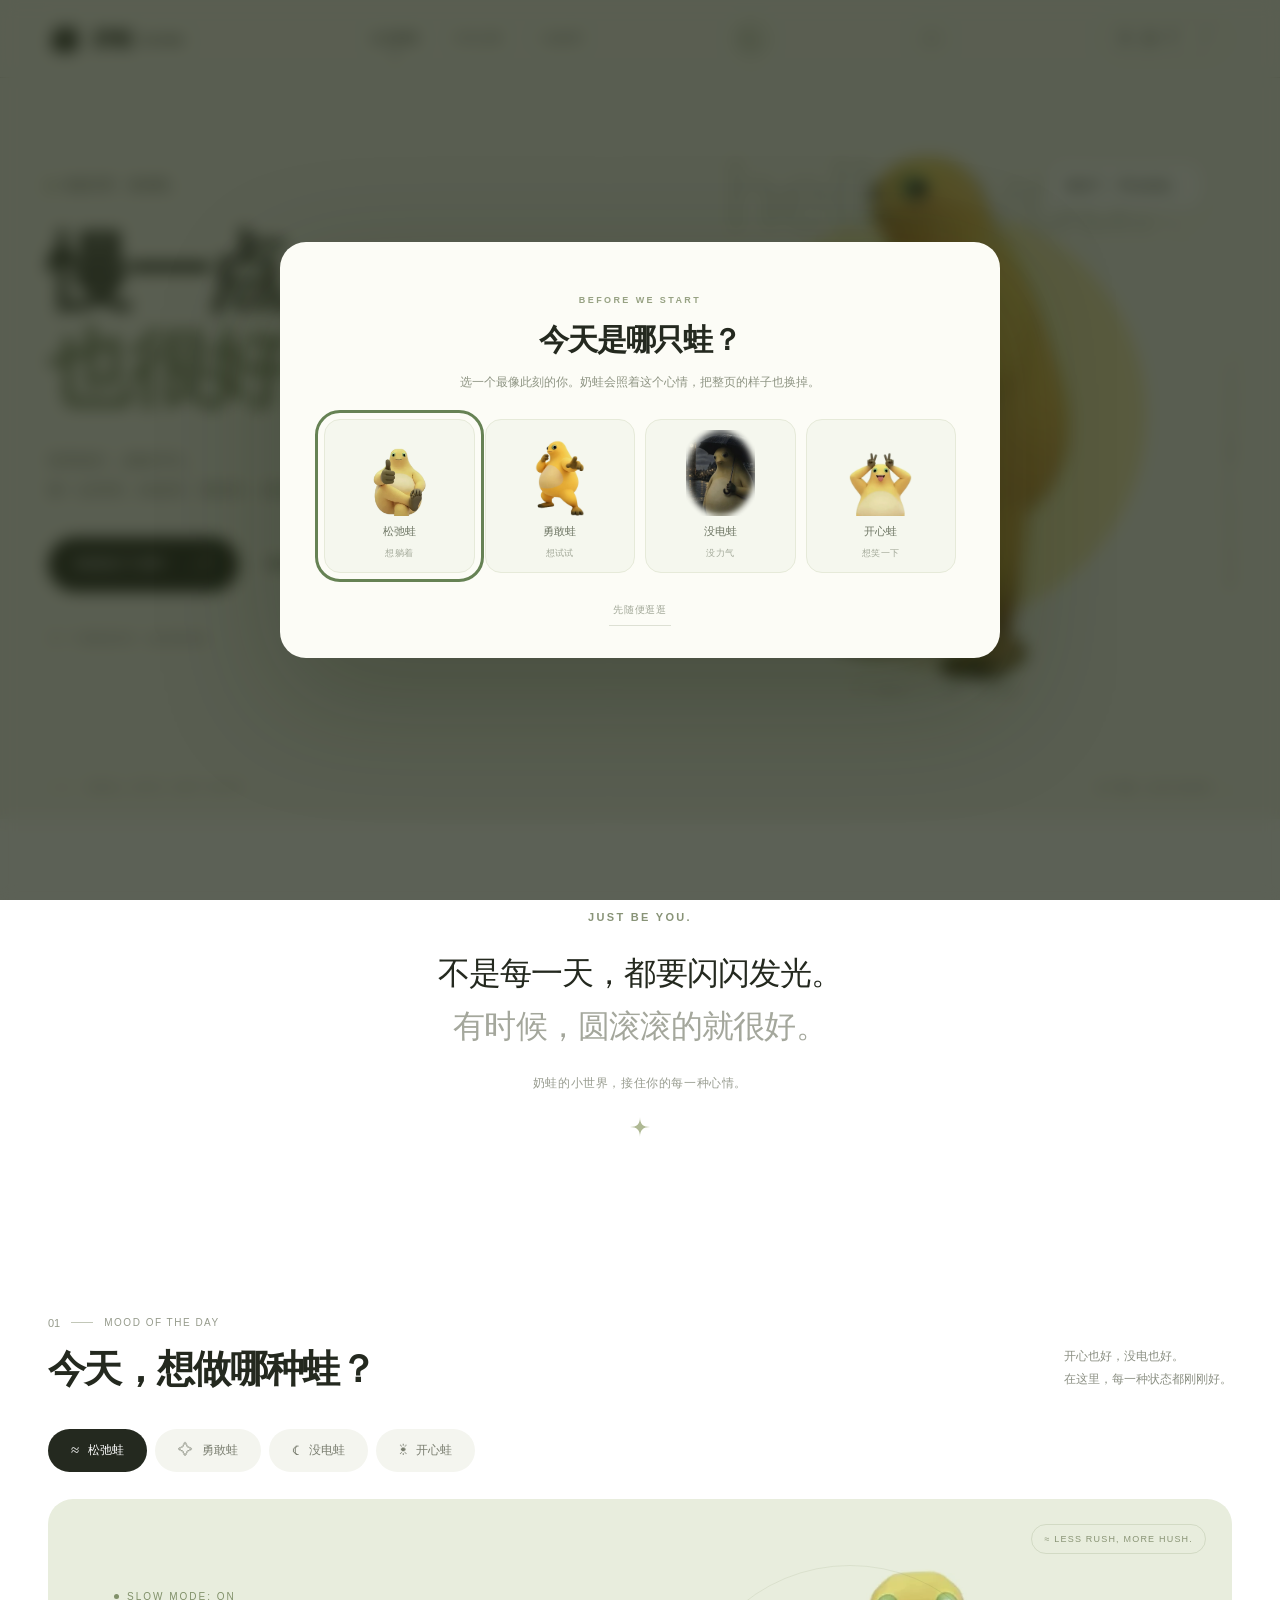
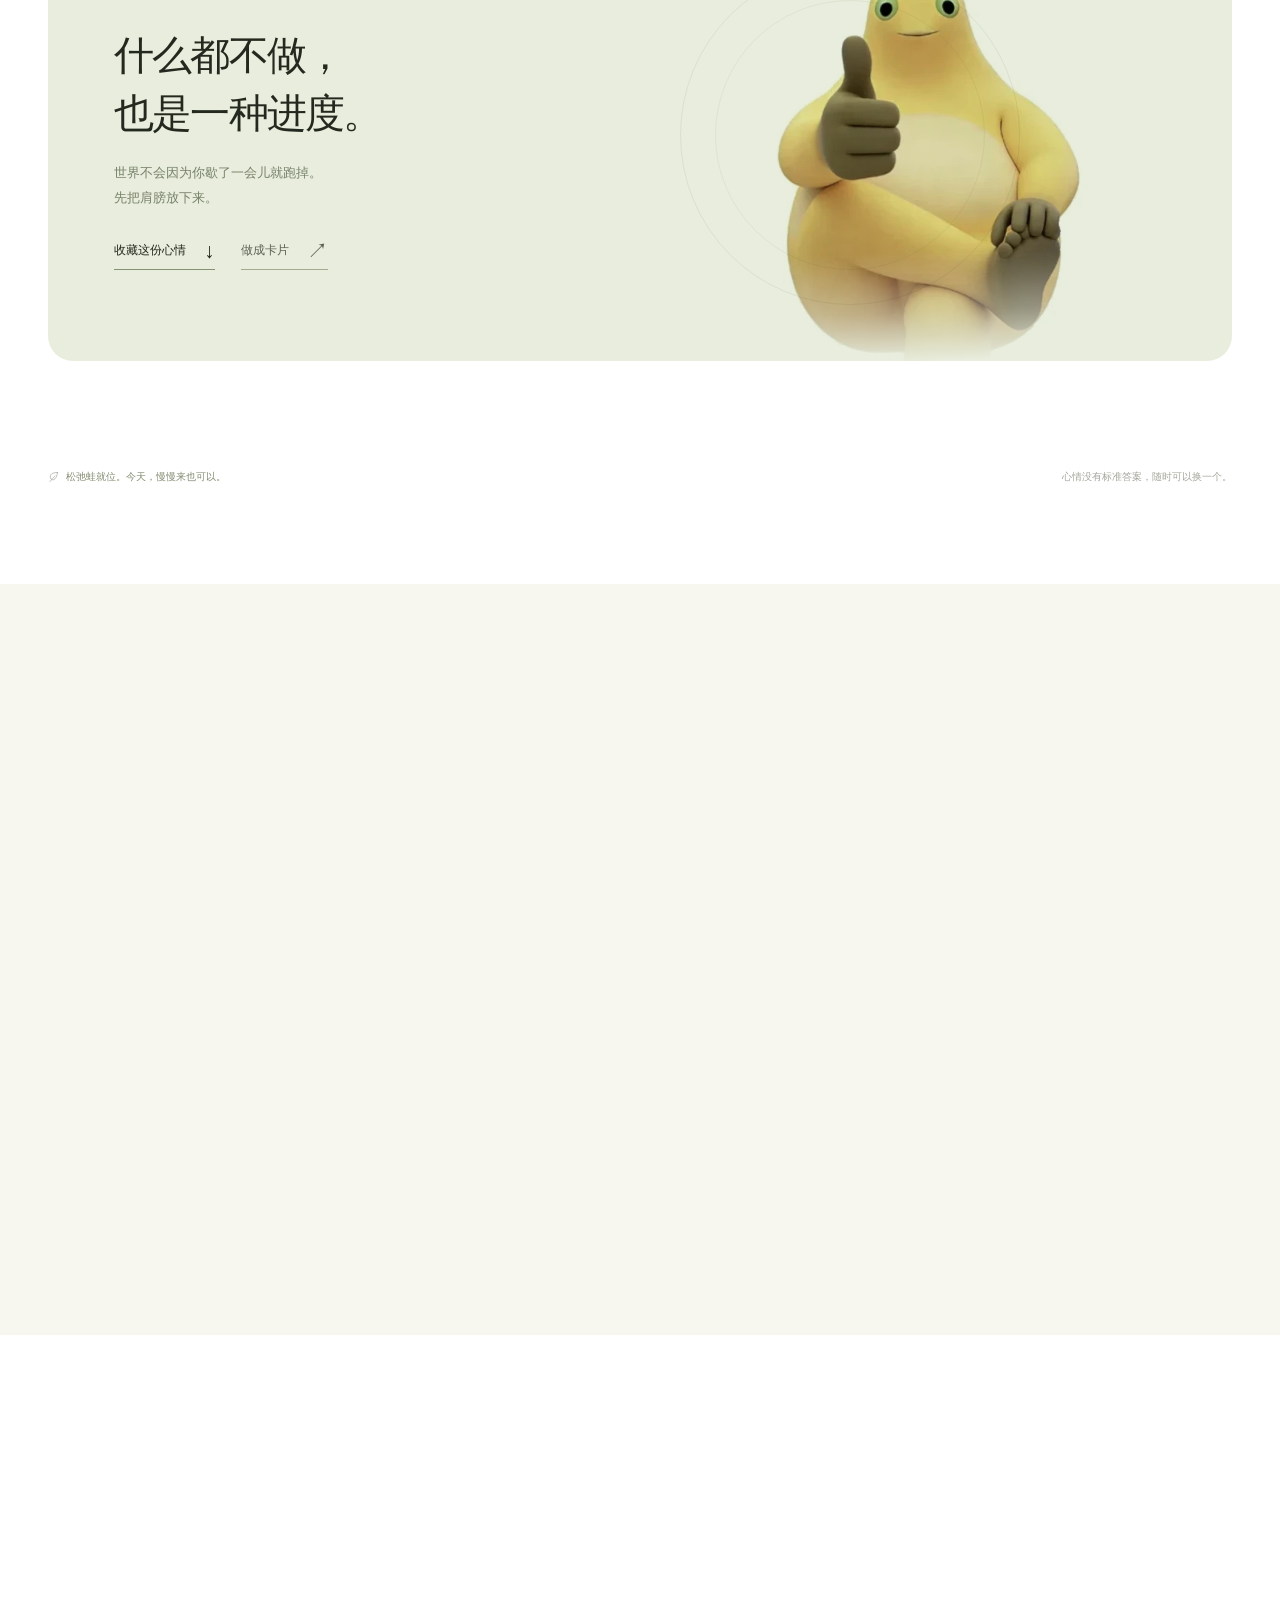
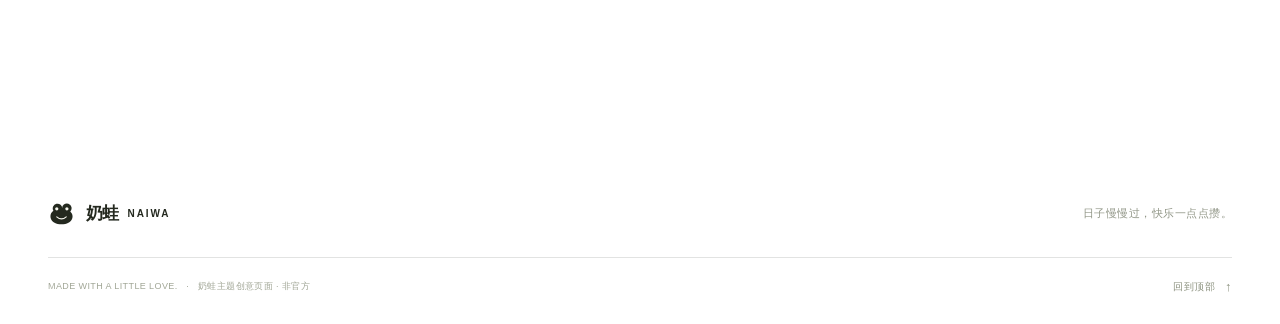
<file: index.html>
<!DOCTYPE html>
<html lang="zh-CN">
<head>
  <meta charset="UTF-8">
  <script>try{var m=localStorage.getItem("naiwa-mood");if(m&&["chill","brave","tired","happy"].indexOf(m)>-1)document.documentElement.setAttribute("data-mood",m)}catch(e){}</script>
  <meta name="viewport" content="width=device-width, initial-scale=1">
  <meta name="theme-color" content="#f7f7ef">
  <meta name="description" content="和奶蛙一起，慢一点。一个可以摸摸、记录心情、安静陪伴的小小空间。">
  <link rel="canonical" href="https://chambing1124.github.io/">
  <meta property="og:type" content="website">
  <meta property="og:locale" content="zh_CN">
  <meta property="og:title" content="奶蛙 NAIWA — 慢一点，也很好。">
  <meta property="og:description" content="和奶蛙一起，慢一点。摸摸奶蛙、切换心情，留一点时间陪伴自己。">
  <meta property="og:url" content="https://chambing1124.github.io/">
  <meta property="og:image" content="https://chambing1124.github.io/naiwa-cover.png">
  <meta property="og:image:width" content="1200">
  <meta property="og:image:height" content="1600">
  <meta name="twitter:card" content="summary_large_image">
  <title>奶蛙 NAIWA — 慢一点，也很好。</title>
  <link rel="icon" href="data:image/svg+xml,%3Csvg xmlns='http://www.w3.org/2000/svg' viewBox='0 0 64 64'%3E%3Crect width='64' height='64' rx='19' fill='%23efd963'/%3E%3Cellipse cx='32' cy='36' rx='24' ry='19' fill='%2323271c'/%3E%3Ccircle cx='20' cy='21' r='10' fill='%2323271c'/%3E%3Ccircle cx='44' cy='21' r='10' fill='%2323271c'/%3E%3Ccircle cx='20' cy='22' r='4' fill='%23efd963'/%3E%3Ccircle cx='44' cy='22' r='4' fill='%23efd963'/%3E%3Cpath d='M22 38 Q32 46 42 38' fill='none' stroke='%23efd963' stroke-width='3' stroke-linecap='round'/%3E%3C/svg%3E">
  <style>
    img{height:auto}
    :root{--ink:#24291f;--muted:#797d71;--paper:#f7f7ef;--yellow:#f3da60;--green:#5f7044;--line:rgba(36,41,31,.13);--ease:cubic-bezier(.22,1,.36,1);--serif:Georgia,'Times New Roman',serif}
    *,*::before,*::after{box-sizing:border-box}html{scroll-behavior:smooth;scroll-padding-top:94px}body{margin:0;color:var(--ink);background:var(--paper);font-family:-apple-system,BlinkMacSystemFont,'Segoe UI','PingFang SC','Hiragino Sans GB','Microsoft YaHei',sans-serif;-webkit-font-smoothing:antialiased}button,input{font:inherit}button,a,input{-webkit-tap-highlight-color:transparent}button{color:inherit;cursor:pointer}a{color:inherit;text-decoration:none}button{border:0}img{display:block;max-width:100%}button:focus-visible,a:focus-visible,input:focus-visible{outline:3px solid #668254;outline-offset:6px}::selection{background:#eadd81;color:#24291f}[hidden]{display:none!important}.wrap{width:min(1240px,calc(100% - 96px));margin:auto}.sr-only{position:absolute;width:1px;height:1px;padding:0;margin:-1px;overflow:hidden;clip:rect(0,0,0,0);white-space:nowrap;border:0}.skip{position:fixed;left:24px;top:-100px;z-index:100;background:var(--ink);color:white;padding:12px 22px;border-radius:20px}.skip:focus{top:12px}.arrow{display:inline-block;font-size:21px;font-weight:400;line-height:1;transition:transform .3s}.eyebrow{font-size:11px;font-weight:650;letter-spacing:2.3px;text-transform:uppercase}.muted{color:var(--muted)}.divider{height:1px;background:var(--line)}
    .site-header{height:78px;position:sticky;top:0;z-index:30;background:rgba(247,247,239,.86);backdrop-filter:blur(22px);-webkit-backdrop-filter:blur(22px);border-bottom:1px solid var(--line)}.nav-inner{height:100%;display:flex;align-items:center;justify-content:space-between}.brand{display:flex;align-items:center;gap:11px}.brand-icon{width:34px;height:34px}.brand-name{font-size:21px;font-weight:750;letter-spacing:-.7px}.brand-name span{font-size:10px;letter-spacing:1.9px;margin-left:9px;font-weight:600;vertical-align:2px}.desktop-nav{display:flex;gap:34px;align-items:center;margin-left:37px}.desktop-nav a{font-size:12px;color:#727669;transition:color .2s;position:relative;padding:9px 0}.desktop-nav a:hover,.desktop-nav a.active{color:var(--ink)}.desktop-nav a.active::after{content:'';position:absolute;width:4px;height:4px;border-radius:50%;background:var(--ink);bottom:0;left:calc(50% - 2px)}.nav-cta{background:transparent;border:1px solid #b7bbae;border-radius:30px;padding:10px 19px;font-size:12px;display:flex;align-items:center;gap:17px;transition:background .2s}.nav-cta:hover{background:var(--yellow);border-color:var(--yellow)}.nav-cta .arrow{font-size:16px}.menu-toggle{display:none;background:transparent;padding:10px}.mobile-nav{display:none}
    .hero{position:relative;overflow:hidden}.hero-inner{display:grid;grid-template-columns:1fr 1fr;min-height:680px;align-items:center;position:relative}.hero-copy{padding:48px 0 60px;position:relative;z-index:2}.hero-kicker{display:flex;align-items:center;gap:10px;font-size:12px;letter-spacing:1.1px;margin-bottom:30px}.status-dot{width:6px;height:6px;border-radius:100%;background:#87965d;box-shadow:0 0 0 4px rgba(135,150,93,.1)}h1{font-size:clamp(66px,6.6vw,94px);line-height:1.14;letter-spacing:-5px;font-weight:680;margin:0 0 29px}h1 .soft{color:#7a8665}.hero-description{font-size:15px;line-height:1.95;color:#73776a;letter-spacing:.2px;margin:0 0 32px}.hero-actions{display:flex;align-items:center;gap:27px}.primary-button{display:inline-flex;align-items:center;justify-content:center;gap:27px;background:var(--ink);color:#fff;border-radius:50px;padding:17px 26px;font-size:13px;font-weight:500;transition:background .25s,transform .25s}.primary-button:hover{background:#465538;transform:translateY(-2px)}.primary-button:hover .arrow{transform:translate(2px,-2px)}.text-link{font-size:12px;display:inline-flex;gap:8px;align-items:center}.text-link:hover .arrow{transform:translateX(4px)}.hero-small-note{margin-top:40px;display:flex;align-items:center;gap:9px;font-size:10px;color:#86897e;letter-spacing:.5px}.hero-small-note svg{width:15px;height:15px}
    .hero-scene{position:relative;height:590px;isolation:isolate;background:var(--paper)}.hero-halo{position:absolute;width:420px;height:420px;max-width:90%;background:#f0e8ad;border-radius:50%;top:82px;left:50%;transform:translateX(-50%);z-index:-2}.halo-orbit{position:absolute;inset:34px -15px 33px;border:1px solid rgba(128,139,102,.12);border-radius:50%;transform:rotate(-18deg);z-index:-1}.hero-word{position:absolute;top:23px;left:50%;transform:translateX(-50%);font-size:100px;line-height:1;font-weight:800;letter-spacing:-6px;color:#e6e8dc;z-index:-1;white-space:nowrap}.frog-touch{padding:0;background:transparent;position:absolute;left:50%;top:19px;width:445px;max-width:95%;transform:translateX(-50%);border-radius:45%;mix-blend-mode:multiply;outline-offset:0!important}.hero-frog{width:100%;height:auto;transform:translate(var(--mx,0px),var(--my,0px));transition:transform .6s var(--ease);user-select:none;-webkit-user-drag:none}.frog-touch:hover .hero-frog{transform:translate(var(--mx,0px),-5px) rotate(-2deg)}.frog-touch.is-petting .hero-frog{animation:squish .65s var(--ease)}@keyframes squish{0%,100%{transform:scale(1)}30%{transform:scale(1.035,.94) rotate(-3deg)}65%{transform:scale(.98,1.025) rotate(2deg)}}.floating-note{position:absolute;z-index:3;bottom:126px;left:-3px;border:1px solid rgba(255,255,255,.8);background:rgba(255,255,250,.83);backdrop-filter:blur(14px);border-radius:14px;box-shadow:0 10px 40px rgba(81,71,20,.05);padding:15px 21px;transform:rotate(-7deg);pointer-events:none}.note-top{font-size:10px;color:#8c8e7e;margin-bottom:6px;display:flex;align-items:center;gap:20px}.note-top span:last-child{color:#91a065;font-size:13px}.note-bottom{font-size:14px;letter-spacing:.5px;font-weight:550}.scene-coordinate{position:absolute;right:-3px;top:238px;writing-mode:vertical-rl;font-size:9px;letter-spacing:2px;color:#969b8c}.pet-hint{position:absolute;bottom:16px;left:50%;transform:translateX(-50%);white-space:nowrap;font-size:10px;letter-spacing:1px;color:#8a8d7b;display:flex;gap:8px;align-items:center}.pet-hint svg{width:15px;height:15px}.pet-bubble{position:absolute;right:5%;top:40px;background:white;border-radius:17px 17px 17px 3px;padding:14px 19px;font-size:13px;box-shadow:0 10px 35px #30351d0d;opacity:0;transform:translateY(10px);transition:.3s;pointer-events:none;z-index:6}.pet-bubble.visible{opacity:1;transform:translateY(0)}.heart-particle{position:absolute;color:#81915c;pointer-events:none;font-size:24px;animation:heart-rise 1.3s var(--ease) forwards;z-index:7}@keyframes heart-rise{0%{opacity:0;transform:translate(0,0) scale(.5)}15%{opacity:1}100%{opacity:0;transform:translate(var(--dx),-130px) rotate(var(--rot)) scale(1.3)}}
    .hero-bottom{display:flex;align-items:center;justify-content:space-between;border-top:1px solid var(--line);padding:21px 0 24px;color:#929686;font-size:10px;letter-spacing:1.6px}.hero-bottom-left{display:flex;align-items:center;gap:12px}.tiny-line{width:27px;height:1px;background:#afb4a1}.hero-bottom-right{display:flex;align-items:center;gap:13px;letter-spacing:.5px}.hero-bottom-right .arrow{font-size:15px}
    .intro{padding:92px 0 90px;text-align:center;background:#fff}.intro .eyebrow{color:#889377;margin-bottom:24px}.intro h2{font-size:32px;line-height:1.65;letter-spacing:-.9px;font-weight:550;margin:0}.intro h2 span{color:#a4a79c}.intro p{font-size:12px;color:#999d91;margin:22px 0 0;letter-spacing:.6px}.mini-star{display:block;margin:25px auto 0;width:20px;height:20px;color:#afb994}
    .moods{padding:90px 0 100px;background:#fff}.section-top{display:flex;justify-content:space-between;align-items:flex-end;margin-bottom:35px;gap:30px}.section-index{color:#969b8c;display:flex;align-items:center;gap:11px;font-size:10px;letter-spacing:1.5px;margin-bottom:16px}.section-index .num{font-size:11px;font-variant-numeric:tabular-nums;letter-spacing:0}.section-index .rule{width:22px;height:1px;background:#c2c7b8}.section-top h2{margin:0;font-size:38px;letter-spacing:-1.7px;font-weight:600;line-height:1.3}.section-sub{font-size:12px;line-height:1.9;color:#8c9084;margin:0 0 3px}.mood-tabs{display:flex;gap:8px;margin-bottom:27px;flex-wrap:wrap}.mood-tab{padding:12px 22px;border-radius:40px;font-size:12px;color:#7a7e70;background:#f4f5ef;border:1px solid transparent;display:flex;gap:9px;align-items:center;transition:background .3s,color .3s,transform .3s}.mood-tab:hover{transform:translateY(-2px);background:#e9ecdf}.mood-tab[aria-pressed="true"]{background:var(--ink);color:#fff}.mood-symbol{font-size:15px;line-height:1;font-family:var(--serif)}.mood-panel{--mood-color:#e8eddd;position:relative;display:grid;grid-template-columns:1fr 1fr;min-height:462px;border-radius:25px;overflow:hidden;background:var(--mood-color);transition:background .6s}.mood-copy{padding:60px 0 59px 66px;position:relative;z-index:2;display:flex;align-items:flex-start;flex-direction:column;justify-content:center}.mood-label{font-size:10px;letter-spacing:2px;color:#81916a;display:flex;align-items:center;gap:8px}.mood-label::before{content:'';width:5px;height:5px;border-radius:50%;background:currentColor}.mood-title{font-size:40px;line-height:1.45;letter-spacing:-1.8px;font-weight:550;margin:24px 0 18px;white-space:pre-line}.mood-description{font-size:13px;line-height:1.95;color:#788269;margin:0;white-space:pre-line}.mood-save{display:flex;gap:18px;align-items:center;margin-top:30px;background:transparent;padding:0 0 8px;border-bottom:1px solid #859273;font-size:12px}.mood-save:hover .arrow{transform:translate(2px,-2px)}.mood-art{position:relative;overflow:hidden}.mood-art::before{content:'';position:absolute;width:340px;height:340px;border:1px solid #78875a20;border-radius:50%;top:66px;left:40px}.mood-art::after{content:'';position:absolute;width:270px;height:270px;border:1px solid #78875a18;border-radius:50%;top:101px;left:75px}.mood-image{position:absolute;width:530px;max-width:none;left:50%;bottom:-103px;transform:translateX(-50%) rotate(-5deg);mix-blend-mode:multiply;z-index:1;transition:transform .7s var(--ease);mask-image:linear-gradient(#000 85%,transparent);-webkit-mask-image:linear-gradient(#000 85%,transparent)}.mood-panel[data-mood="brave"] .mood-image{transform:translateX(-50%) rotate(3deg) scale(1.03)}.mood-panel[data-mood="tired"] .mood-image{transform:translateX(-50%) translateY(26px) rotate(-9deg)}.mood-panel[data-mood="happy"] .mood-image{transform:translateX(-50%) translateY(-5px) rotate(6deg)}.mood-stamp{position:absolute;z-index:2;right:26px;top:25px;display:flex;align-items:center;gap:8px;border:1px solid #75885a30;border-radius:30px;font-size:9px;letter-spacing:1.2px;padding:9px 12px;color:#899475}.mood-foot{display:flex;justify-content:space-between;align-items:center;margin-top:19px;font-size:10px;color:#a4a79b;gap:15px}.mood-live{color:#828c70}.mood-foot span:first-child{display:flex;align-items:center;gap:6px}
    .focus-section{background:#f7f7ef;padding:91px 0 96px}.focus-grid{display:grid;grid-template-columns:.88fr 1.12fr;gap:96px;align-items:center}.focus-copy h2{font-size:48px;line-height:1.35;font-weight:570;letter-spacing:-2.5px;margin:0 0 23px}.focus-copy h2 span{color:#8a957b}.focus-copy>p{font-size:13px;line-height:2;color:#888d7b;margin:0 0 30px;max-width:350px}.focus-features{display:flex;gap:23px;font-size:10px;color:#939887}.focus-features span{display:flex;align-items:center;gap:7px}.focus-features svg{width:14px;height:14px}.timer-card{border-radius:28px;background:#e9eddc;min-height:465px;position:relative;display:flex;align-items:center;flex-direction:column;overflow:hidden;padding:33px 30px 27px}.timer-card::after{content:'';width:370px;height:370px;border:1px solid #8c9b6b16;border-radius:50%;position:absolute;top:37px;pointer-events:none}.timer-top{width:100%;display:flex;justify-content:space-between;align-items:center;color:#929b80;font-size:9px;letter-spacing:1.7px}.timer-top .status-dot{width:5px;height:5px;box-shadow:none}.timer-status{display:flex;align-items:center;gap:8px}.timer-display{width:224px;height:224px;position:relative;margin:22px 0 17px;display:flex;justify-content:center;align-items:center;flex-direction:column;z-index:1}.timer-ring{position:absolute;inset:0;transform:rotate(-90deg);width:100%;height:100%}.timer-ring circle{fill:none;stroke-width:1.15}.timer-track{stroke:#cbd3b9}.timer-progress{stroke:#7e9162;stroke-linecap:round;stroke-dasharray:640.885;stroke-dashoffset:0;transition:stroke-dashoffset .5s linear}.breath-disc{width:169px;height:169px;position:absolute;background:#dbe3c8;border-radius:50%;z-index:-1;transform:scale(.91);opacity:.7}.timer-card.running .breath-disc{animation:breathe 8s ease-in-out infinite}.timer-card.paused .breath-disc{animation-play-state:paused}@keyframes breathe{0%,100%{transform:scale(.86);opacity:.4}50%{transform:scale(1.12);opacity:.85}}.timer-time{font-size:52px;font-weight:300;letter-spacing:-2px;font-variant-numeric:tabular-nums;line-height:1.2}.timer-prompt{font-size:10px;letter-spacing:1.1px;color:#839171;margin-top:10px;min-height:16px}.timer-durations{display:flex;align-items:center;gap:8px;position:relative;z-index:2}.duration-button{font-size:10px;padding:8px 14px;border-radius:30px;background:transparent;color:#8f9981;border:1px solid transparent}.duration-button[aria-pressed="true"]{background:#f8faef;color:#5c6d49}.duration-button:disabled{opacity:.42;cursor:not-allowed}.timer-controls{display:flex;gap:10px;margin-top:18px;z-index:2}.timer-start{background:var(--ink);color:white;font-size:12px;border-radius:30px;min-width:158px;padding:13px 22px;display:flex;align-items:center;justify-content:center;gap:12px;transition:background .2s}.timer-start:hover{background:#485735}.timer-reset{width:43px;height:43px;display:grid;place-items:center;border-radius:50%;background:#f4f7e9;color:#748360;font-size:20px}.timer-bottom{font-size:9px;color:#8d987c;letter-spacing:.3px;margin-top:18px;z-index:1}
    .souvenir{padding:94px 0 91px;background:#fff}.souvenir-card{background:#f6df72;position:relative;overflow:hidden;border-radius:25px;min-height:280px;padding:53px 58px;display:flex;align-items:center;justify-content:space-between;gap:30px}.souvenir-card::after{content:'WITH LOVE,';position:absolute;left:43%;top:90px;font:italic 88px var(--serif);color:#d6b847;transform:rotate(-13deg);opacity:.25;white-space:nowrap;pointer-events:none}.souvenir-copy{position:relative;z-index:1}.souvenir-copy .eyebrow{font-size:9px;color:#918149}.souvenir-copy h2{font-size:36px;font-weight:600;letter-spacing:-1.6px;margin:19px 0 14px}.souvenir-copy p{color:#96844c;font-size:12px;margin:0;line-height:1.9}.souvenir-button{position:relative;z-index:1;flex-shrink:0;border:1px solid #6f653c60;background:transparent;display:flex;gap:29px;align-items:center;padding:17px 23px;border-radius:50px;font-size:12px;transition:background .25s}.souvenir-button:hover{background:#fff7c6}.souvenir-button:hover .arrow{transform:translate(2px,-2px)}.souvenir-star{position:absolute;width:53px;height:53px;right:26px;top:19px;color:#ba9c3a4d;transform:rotate(12deg)}
    .site-footer{background:#fff}.footer-top{display:flex;justify-content:space-between;align-items:center;padding:0 0 30px;gap:20px;border-bottom:1px solid var(--line)}.footer-brand .brand-icon{width:27px;height:27px}.footer-brand .brand-name{font-size:17px}.footer-message{font-size:11px;color:#929788;letter-spacing:.5px}.footer-bottom{display:flex;justify-content:space-between;padding:22px 0 30px;gap:20px;font-size:9px;color:#a1a696;letter-spacing:.4px}.back-top{display:flex;gap:10px;align-items:center;background:transparent;font-size:10px;color:#8b917e;padding:0}.back-top .arrow{font-size:13px}
    .toast{position:fixed;left:50%;bottom:25px;transform:translate(-50%,20px);border-radius:50px;padding:15px 23px;background:rgba(36,41,31,.94);color:#fff;font-size:12px;box-shadow:0 8px 40px #24291f20;backdrop-filter:blur(12px);z-index:70;opacity:0;transition:.35s;pointer-events:none;max-width:calc(100% - 30px);width:max-content;text-align:center}.toast.show{opacity:1;transform:translate(-50%,0)}
    .card-dialog{border:0;border-radius:26px;padding:0;width:min(790px,calc(100% - 36px));max-height:calc(100dvh - 40px);overflow:auto;background:#fcfcf7;color:var(--ink);box-shadow:0 30px 100px #18220c38}.card-dialog::backdrop{background:#18220c60;backdrop-filter:blur(7px)}.dialog-layout{display:grid;grid-template-columns:1fr 1fr}.dialog-preview{background:#e9eddf;position:relative;overflow:hidden;min-height:480px;padding:34px 30px;display:flex;flex-direction:column}.dialog-preview .eyebrow{font-size:9px;color:#8a9678}.postcard-title{position:relative;z-index:1;font-size:27px;line-height:1.5;font-weight:550;letter-spacing:-1px;margin:28px 0 0;white-space:pre-line}.postcard-image{position:absolute;width:290px;left:50%;transform:translateX(-50%);bottom:44px;mix-blend-mode:multiply;max-height:285px;object-fit:contain}.postcard-sign{position:absolute;bottom:23px;left:30px;right:30px;display:flex;justify-content:space-between;font-size:9px;color:#8e977e}.dialog-content{padding:57px 33px 35px;display:flex;align-items:flex-start;flex-direction:column;justify-content:center}.dialog-content h2{font-size:24px;letter-spacing:-.7px;margin:0 0 13px;font-weight:550}.dialog-content>p{font-size:12px;line-height:1.85;color:#909583;margin:0 0 26px}.dialog-close{position:absolute;top:13px;right:13px;z-index:2;background:#fff9;width:30px;height:30px;border-radius:50%;font-size:20px;color:#737b67}.name-label{font-size:11px;color:#7d8770;margin-bottom:10px}.name-input{width:100%;border:1px solid #dce1d1;border-radius:10px;padding:12px 14px;background:transparent;color:var(--ink);font-size:12px}.name-input::placeholder{color:#a2a996}.dialog-download{width:100%;margin-top:20px;padding:14px 18px;font-size:12px;gap:15px}.dialog-shuffle{font-size:11px;background:transparent;padding:13px 0;color:#8d967f;width:100%;display:flex;align-items:center;justify-content:center;gap:8px}.download-note{font-size:9px;color:#a5aa9b;line-height:1.7;margin-top:10px}
    .js .reveal{opacity:0;transform:translateY(20px);transition:opacity .8s var(--ease),transform .8s var(--ease)}.js .reveal.in-view{opacity:1;transform:translateY(0)}
    @media(min-width:1500px){.hero-inner{min-height:725px}.hero-scene{height:630px}.hero-frog{width:480px}.frog-touch{width:480px}.hero-halo{width:470px;height:470px}.hero-word{font-size:115px}}
    @media(max-width:1100px){.wrap{width:calc(100% - 64px)}.hero-inner{min-height:620px}.hero-scene{height:545px}.frog-touch{width:405px;top:35px}.hero-word{font-size:85px;top:36px}.hero-halo{width:360px;height:360px;top:109px}.halo-orbit{inset:64px -10px 25px}.hero-copy{padding-top:40px}.hero-copy h1{font-size:76px}.floating-note{bottom:78px;left:-10px;padding:13px 16px}.scene-coordinate{right:-11px}.focus-grid{gap:48px}.mood-copy{padding-left:45px}.mood-image{width:470px;bottom:-85px}.mood-title{font-size:36px}.mood-panel{min-height:440px}.hero-actions{gap:20px}.primary-button{padding:16px 23px;gap:18px}.focus-copy h2{font-size:43px}.souvenir-card{padding:46px}}
    @media(max-width:800px){.wrap{width:calc(100% - 44px)}.site-header{height:68px}.desktop-nav{gap:21px;margin-left:0}.brand-name span{display:none}.hero-inner{min-height:555px}.hero-copy h1{font-size:59px;letter-spacing:-3.5px}.hero-kicker{font-size:10px;margin-bottom:25px;letter-spacing:.3px}.hero-description{font-size:12px}.hero-actions{gap:16px}.hero-actions .primary-button{font-size:11px;padding:14px 18px;gap:13px}.hero-actions .text-link{font-size:10px}.hero-small-note{margin-top:30px;font-size:9px}.hero-scene{height:480px}.hero-halo{width:295px;height:295px;top:111px}.frog-touch{width:350px;max-width:115%;top:43px}.hero-word{font-size:75px;top:48px}.halo-orbit{inset:62px -6px 40px}.floating-note{left:0;bottom:62px}.note-top{font-size:8px;gap:12px}.note-bottom{font-size:11px}.pet-hint{bottom:16px;font-size:8px}.scene-coordinate{display:none}.intro{padding:70px 0}.intro h2{font-size:28px}.moods,.focus-section,.souvenir{padding:70px 0}.section-top h2{font-size:31px}.section-sub{font-size:10px}.mood-copy{padding:40px 0 40px 34px}.mood-title{font-size:31px}.mood-description{font-size:11px}.mood-panel{min-height:395px}.mood-image{width:410px;bottom:-74px}.mood-stamp{right:17px;top:20px;font-size:8px}.mood-art::before{left:6px;width:280px;height:280px}.mood-art::after{left:30px;width:230px;height:230px}.focus-grid{gap:33px;grid-template-columns:.9fr 1.1fr}.focus-copy h2{font-size:36px}.focus-copy>p{font-size:12px}.focus-features{flex-direction:column;gap:12px}.timer-card{min-height:430px;padding:27px 20px}.timer-display{width:207px;height:207px}.timer-card::after{width:310px;height:310px;top:56px}.timer-top{font-size:8px;letter-spacing:1px}.souvenir-card{padding:40px 34px;min-height:250px}.souvenir-copy h2{font-size:29px}.souvenir-copy p{font-size:11px}.souvenir-button{padding:15px 19px;font-size:11px;gap:15px}.footer-message{font-size:10px}}
    @media(max-width:600px){html{scroll-padding-top:80px}.wrap{width:calc(100% - 40px)}.site-header{height:64px}.brand-icon{width:29px;height:29px}.brand-name{font-size:19px}.brand-name span{display:inline;font-size:8px;margin-left:8px}.desktop-nav,.nav-cta{display:none}.menu-toggle{display:block}.menu-toggle svg{display:block;width:21px;height:21px}.mobile-nav.open{display:flex;position:absolute;top:63px;left:0;right:0;flex-direction:column;gap:0;background:#f7f7effa;border-bottom:1px solid var(--line);padding:12px 20px 20px;backdrop-filter:blur(15px)}.mobile-nav a{padding:13px 8px;font-size:13px;color:#69745d}.hero-inner{display:flex;flex-direction:column;min-height:0}.hero-copy{width:100%;padding:43px 0 0}.hero-kicker{font-size:10px;margin-bottom:22px;gap:9px}.hero-copy h1{font-size:63px;letter-spacing:-3.5px;line-height:1.16;margin-bottom:21px}.hero-description{font-size:12px;line-height:1.85;margin-bottom:25px}.hero-actions{gap:24px}.hero-actions .primary-button{font-size:12px;padding:15px 21px;gap:21px}.hero-actions .text-link{font-size:11px}.hero-small-note{display:none}.hero-scene{width:100%;height:453px;margin-top:16px}.hero-word{font-size:86px;top:25px;letter-spacing:-4px}.hero-halo{width:298px;height:298px;top:83px;max-width:90%}.frog-touch{top:14px;width:338px;max-width:95%}.halo-orbit{inset:35px 6px 27px}.floating-note{left:2px;bottom:80px;padding:12px 15px}.note-top{font-size:9px}.note-bottom{font-size:12px}.pet-hint{font-size:9px;bottom:11px}.pet-bubble{font-size:11px;right:0;top:32px;padding:12px 14px}.hero-bottom{font-size:8px;padding:19px 0;letter-spacing:1px}.hero-bottom-right{font-size:9px;gap:9px}.hero-bottom-left{gap:8px}.tiny-line{width:16px}.intro{padding:61px 0 58px}.intro .eyebrow{font-size:9px;margin-bottom:20px}.intro h2{font-size:24px;letter-spacing:-.7px;line-height:1.8}.intro p{font-size:10px;line-height:1.8;padding:0 15px;margin-top:16px}.mini-star{margin-top:21px;width:17px}.moods{padding:34px 0 61px}.section-top{display:block;margin-bottom:26px}.section-index{font-size:9px;margin-bottom:15px}.section-top h2{font-size:30px;letter-spacing:-1.5px}.section-sub{margin-top:13px;font-size:11px;line-height:1.8}.section-sub br{display:none}.mood-tabs{gap:7px;flex-wrap:nowrap;margin-bottom:19px}.mood-tab{flex:1;justify-content:center;padding:11px 6px;font-size:10px;gap:5px}.mood-symbol{font-size:13px}.mood-panel{grid-template-columns:1fr;min-height:590px;border-radius:21px}.mood-copy{padding:34px 29px 0;justify-content:flex-start;min-height:267px}.mood-label{font-size:8px}.mood-title{font-size:33px;line-height:1.4;margin:19px 0 13px;letter-spacing:-1.3px}.mood-description{font-size:11px;line-height:1.85}.mood-save{margin-top:22px;font-size:10px;padding-bottom:6px;gap:14px}.mood-save .arrow{font-size:16px}.mood-art{height:305px;min-height:305px;margin-top:5px}.mood-image{width:360px;left:57%;bottom:-107px}.mood-art::before{width:245px;height:245px;top:32px;left:calc(50% - 120px)}.mood-art::after{width:190px;height:190px;top:59px;left:calc(50% - 93px)}.mood-stamp{top:auto;bottom:20px;left:21px;right:auto;font-size:8px;background:#ffffff38;backdrop-filter:blur(8px)}.mood-foot{align-items:flex-start;gap:15px;font-size:9px;line-height:1.7;margin-top:14px}.mood-foot>span:last-child{max-width:124px;text-align:right}.focus-section{padding:60px 0}.focus-grid{grid-template-columns:1fr;gap:33px}.focus-copy h2{font-size:39px;letter-spacing:-2px;margin-bottom:18px}.focus-copy>p{font-size:12px;margin-bottom:19px;max-width:100%}.focus-features{flex-direction:row;gap:23px;font-size:9px}.timer-card{min-height:444px;border-radius:21px;padding:27px}.timer-display{width:224px;height:224px}.timer-top{font-size:9px}.timer-card::after{width:310px;height:310px}.souvenir{padding:60px 0}.souvenir-card{padding:35px 28px;min-height:293px;display:block;border-radius:21px}.souvenir-copy h2{font-size:30px;margin:18px 0 13px}.souvenir-copy .eyebrow{font-size:8px}.souvenir-copy p{font-size:11px}.souvenir-button{margin-top:26px;font-size:11px;padding:13px 19px;gap:24px}.souvenir-card::after{font-size:67px;left:26%;top:124px}.souvenir-star{width:40px;right:16px;top:19px}.footer-top{padding-bottom:22px;align-items:flex-start}.footer-message{font-size:9px;line-height:1.8;text-align:right;max-width:136px}.footer-brand .brand-name span{display:none}.footer-bottom{font-size:8px;line-height:1.8;padding:19px 0 24px}.footer-bottom>span{max-width:225px}.back-top{font-size:9px;white-space:nowrap}.dialog-layout{grid-template-columns:1fr}.dialog-preview{min-height:310px;padding:24px}.postcard-title{font-size:23px;margin-top:20px;max-width:210px}.postcard-image{width:205px;bottom:20px;left:auto;right:-12px;transform:none;max-height:240px;opacity:.85}.postcard-sign{left:24px;right:24px;bottom:18px}.dialog-content{padding:26px 25px 23px}.dialog-content h2{font-size:22px;margin-bottom:9px}.dialog-content>p{font-size:11px;margin-bottom:17px}.dialog-download{margin-top:15px}.download-note{margin-top:3px}.dialog-close{background:#fdfef6cc}.card-dialog{width:calc(100% - 30px);max-height:calc(100dvh - 30px);border-radius:21px}}
    @media(max-width:360px){.wrap{width:calc(100% - 32px)}.hero-copy h1{font-size:57px}.hero-scene{height:412px}.frog-touch{width:310px}.hero-word{font-size:77px}.hero-halo{width:269px;height:269px}.mood-tab{font-size:9px}.section-top h2{font-size:27px}.timer-card{padding-left:20px;padding-right:20px}.mood-copy{padding-left:24px}.mood-title{font-size:30px}}
    @media(prefers-reduced-motion:reduce){html{scroll-behavior:auto}*,*::before,*::after{animation-duration:.01ms!important;animation-iteration-count:1!important;transition-duration:.01ms!important}.js .reveal{opacity:1;transform:none}.hero-frog{transform:none!important}}
  </style>
  <link rel="stylesheet" href="assets/app.css">
</head>
<body>
  <a class="skip" href="#main">跳至内容</a>
  <svg aria-hidden="true" style="position:absolute;width:0;height:0;overflow:hidden" xmlns="http://www.w3.org/2000/svg">
    <symbol id="frog-mark" viewBox="0 0 40 40"><path d="M8 16a7 7 0 1 1 13-3 7 7 0 1 1 12 4c3 3 4 6 3 10-2 6-8 9-16 9S6 33 4 27c-1-4 0-8 4-11Z" fill="currentColor"/><circle cx="13" cy="13" r="2.4" fill="#f7f7ef"/><circle cx="28" cy="13" r="2.4" fill="#f7f7ef"/><path d="M13 25q7 6 14 0" fill="none" stroke="#f7f7ef" stroke-width="1.7" stroke-linecap="round"/></symbol>
    <symbol id="sparkle" viewBox="0 0 40 40"><path d="M20 0C20 14 26 20 40 20 26 20 20 26 20 40 20 26 14 20 0 20 14 20 20 14 20 0Z" fill="currentColor"/></symbol>
    <symbol id="heart" viewBox="0 0 24 24"><path d="M20.8 4.6a5.5 5.5 0 0 0-7.8 0L12 5.7l-1.1-1.1a5.5 5.5 0 1 0-7.8 7.8L12 21l8.8-8.6a5.5 5.5 0 0 0 0-7.8Z" fill="none" stroke="currentColor" stroke-width="1.4" stroke-linejoin="round"/></symbol>
    <symbol id="sun" viewBox="0 0 24 24"><circle cx="12" cy="12" r="4" fill="none" stroke="currentColor" stroke-width="1.4"/><path d="M12 2v2m0 16v2M2 12h2m16 0h2M5 5l1.5 1.5m11 11L19 19M5 19l1.5-1.5m11-11L19 5" fill="none" stroke="currentColor" stroke-width="1.4" stroke-linecap="round"/></symbol>
    <symbol id="leaf" viewBox="0 0 24 24"><path d="M19 3C8 3 3 7 5 14c2 6 12 6 14-11ZM4 21 14 10" fill="none" stroke="currentColor" stroke-width="1.4" stroke-linecap="round" stroke-linejoin="round"/></symbol>
  </svg>
  <header class="site-header">
    <div class="wrap nav-inner">
      <a class="brand" href="#home" aria-label="奶蛙首页"><svg class="brand-icon" aria-hidden="true"><use href="#frog-mark"/></svg><span class="brand-name">奶蛙<span>NAIWA</span></span></a>
      <nav class="desktop-nav" aria-label="主导航"><a class="active" href="#home">认识奶蛙</a><a href="#moods">今日心情</a><a href="#focus">一起放空</a></nav>
      <button class="sound-toggle night-toggle" id="night-toggle" type="button" aria-pressed="false" aria-label="打开夜间模式" title="夜间模式：关"><svg viewBox="0 0 24 24" fill="none" stroke="currentColor" stroke-width="1.5" aria-hidden="true"><path d="M20 14.6A8.6 8.6 0 0 1 9.4 4a8.6 8.6 0 1 0 10.6 10.6Z" stroke-linejoin="round"/></svg></button>
      <button class="sound-toggle" id="sound-toggle" type="button" aria-pressed="false" aria-label="打开声音" title="声音：关"><svg class="ico-off" viewBox="0 0 24 24" fill="none" stroke="currentColor" stroke-width="1.5" aria-hidden="true"><path d="M4 9.5h3.5L12 5.5v13L7.5 14.5H4z" stroke-linejoin="round"/><path d="m16.5 9.5 5 5m0-5-5 5" stroke-linecap="round"/></svg><svg class="ico-on" viewBox="0 0 24 24" fill="none" stroke="currentColor" stroke-width="1.5" aria-hidden="true"><path d="M4 9.5h3.5L12 5.5v13L7.5 14.5H4z" stroke-linejoin="round"/><path d="M16 9a4.2 4.2 0 0 1 0 6" stroke-linecap="round"/><path d="M18.6 6.6a8 8 0 0 1 0 10.8" stroke-linecap="round"/></svg></button>
      <button class="nav-cta" data-pet>来，抱一下 <span class="arrow" aria-hidden="true">↗</span></button>
      <button class="menu-toggle" aria-label="展开导航" aria-controls="mobile-nav" aria-expanded="false"><svg viewBox="0 0 24 24" fill="none" stroke="currentColor" stroke-width="1.4" aria-hidden="true"><path d="M4 8h16M4 16h16"/></svg></button>
    </div>
    <nav id="mobile-nav" class="mobile-nav" aria-label="移动端导航"><a href="#home">认识奶蛙</a><a href="#moods">今日心情</a><a href="#focus">一起放空</a><a href="#souvenir">收下一句蛙语</a></nav>
  </header>
  <main id="main">
    <section class="hero" id="home" aria-labelledby="hero-title">
      <div class="wrap hero-inner">
        <div class="hero-copy">
          <div class="hero-kicker"><span class="status-dot" aria-hidden="true"></span>你的日常，蛙来陪。</div>
          <h1 id="hero-title">慢一点，<br><span class="soft">也很好。</span></h1>
          <p class="hero-description">世界很忙，奶蛙不忙。<br>留一点时间，给发呆、给快乐，也给自己。</p>
          <div class="hero-actions"><button class="primary-button" id="hero-pet">和奶蛙打个招呼 <span class="arrow" aria-hidden="true">↗</span></button><a class="text-link" href="#moods">看看今天的心情 <span class="arrow" aria-hidden="true">→</span></a></div>
          <div class="hero-small-note"><svg aria-hidden="true"><use href="#heart"/></svg>不需要很厉害，也值得被喜欢。</div>
        </div>
        <div class="hero-scene" id="hero-scene">
          <div class="hero-word" aria-hidden="true">hello, you.</div><div class="hero-halo" aria-hidden="true"></div><div class="halo-orbit" aria-hidden="true"></div>
          <button class="frog-touch" id="frog-touch" aria-label="摸摸奶蛙，听听它想说什么"><img class="hero-frog" id="frog-image" src="assets/frogs/hero.webp" width="483" height="594" width="489" height="600" alt="圆滚滚的黄色奶蛙，双手轻轻放在肚子上" fetchpriority="high" draggable="false"><span class="frog-blush" aria-hidden="true"></span></button>
          <div class="floating-note" aria-hidden="true"><div class="note-top"><span>今日状态</span><span id="note-icon">≈</span></div><div class="note-bottom" id="note-bottom">电量刚刚好。</div></div>
          <div class="scene-coordinate" aria-hidden="true">A LITTLE SLOWER. A LITTLE HAPPIER.</div>
          <div class="pet-bubble" id="pet-bubble" role="status" aria-live="polite"></div>
          <div class="pet-hint"><svg aria-hidden="true"><use href="#heart"/></svg><span id="pet-hint-text">轻轻点我一下，会有回应哦</span></div>
        </div>
      </div>
      <div class="wrap hero-bottom"><span class="hero-bottom-left"><span class="tiny-line" aria-hidden="true"></span>SMALL JOYS. SOFT DAYS.</span><a href="#intro" class="hero-bottom-right">往下逛逛，快乐不赶时间 <span class="arrow" aria-hidden="true">↓</span></a></div>
    </section>
    <section class="intro" id="intro" aria-labelledby="intro-title"><div class="wrap reveal"><div class="eyebrow">JUST BE YOU.</div><h2 id="intro-title">不是每一天，都要闪闪发光。<br><span>有时候，圆滚滚的就很好。</span></h2><p>奶蛙的小世界，接住你的每一种心情。</p><svg class="mini-star" aria-hidden="true"><use href="#sparkle"/></svg></div></section>
    <section class="moods" id="moods" aria-labelledby="moods-title"><div class="wrap">
      <div class="section-top reveal"><div><div class="section-index"><span class="num">01</span><span class="rule" aria-hidden="true"></span>MOOD OF THE DAY</div><h2 id="moods-title">今天，想做哪种蛙？</h2></div><p class="section-sub">开心也好，没电也好。<br>在这里，每一种状态都刚刚好。</p></div>
      <div class="mood-tabs reveal" role="group" aria-label="选择今天的心情"><button class="mood-tab" data-mood="chill" aria-pressed="true"><span class="mood-symbol" aria-hidden="true">≈</span>松弛蛙</button><button class="mood-tab" data-mood="brave" aria-pressed="false"><span class="mood-symbol" aria-hidden="true">✧</span>勇敢蛙</button><button class="mood-tab" data-mood="tired" aria-pressed="false"><span class="mood-symbol" aria-hidden="true">☾</span>没电蛙</button><button class="mood-tab" data-mood="happy" aria-pressed="false"><span class="mood-symbol" aria-hidden="true">☀</span>开心蛙</button></div>
      <div class="mood-panel reveal" id="mood-panel" data-mood="chill">
        <div class="mood-copy"><span class="mood-label" id="mood-label">SLOW MODE: ON</span><h3 class="mood-title" id="mood-title">允许自己，
偶尔无所事事。</h3><p class="mood-description" id="mood-description">把烦恼调成静音，把快乐调大一点。
今天的任务：好好晒太阳。</p><div class="mood-actions"><button class="mood-save" id="mood-save"><span id="mood-save-label">收藏这份心情</span> <span class="arrow" aria-hidden="true">↓</span></button><button class="mood-save mood-card-btn" id="mood-card">做成卡片 <span class="arrow" aria-hidden="true">↗</span></button></div></div>
        <div class="mood-art"><div class="mood-art__inner"><img class="mood-image" id="mood-image" src="assets/frogs/chill.webp" width="476" height="592" alt="奶蛙盘腿坐着，冲你竖起大拇指" draggable="false"></div></div><span class="mood-stamp" id="mood-stamp">≈ &nbsp; LESS RUSH, MORE HUSH.</span>
      </div>
      <div class="mood-cal-wrap reveal"><div class="mood-cal-head"><span>最近两周</span><span class="mood-cal-meta"><span class="mood-cal-streak" id="mood-cal-streak" hidden></span><span id="mood-cal-text"></span></span></div><div class="mood-cal" id="mood-cal"></div><p class="mood-cal-note" id="mood-cal-note" role="status" aria-live="polite"></p></div>
      <div class="mood-foot"><span><svg width="12" height="12" aria-hidden="true"><use href="#leaf"/></svg><span class="mood-live" id="mood-live" role="status">此刻的你，已经很好了。</span></span><span>心情没有标准答案，随时可以换一个。</span></div>
    </div></section>
    <section class="focus-section" id="focus" aria-labelledby="focus-title"><div class="wrap focus-grid">
      <div class="focus-copy reveal"><div class="section-index"><span class="num">02</span><span class="rule" aria-hidden="true"></span>A MOMENT FOR YOURSELF</div><h2 id="focus-title">什么都不做，<br><span>也算正经事。</span></h2><p>把待办清单放一边。<br>跟着圆圈，慢慢呼吸。或者只是静静坐着。<br>这几分钟，奶蛙陪你。</p><div class="focus-features"><span><svg aria-hidden="true"><use href="#leaf"/></svg>不催促，不打扰</span><span><svg aria-hidden="true"><use href="#sun"/></svg>只陪你待一会儿</span></div></div>
      <div class="timer-card reveal" id="timer-card"><div class="timer-top"><span>NAIWA QUIET CLUB</span><span class="timer-status"><span class="status-dot" aria-hidden="true"></span><span id="timer-state">随时为你留白</span></span></div><div class="timer-display"><svg class="timer-ring" viewBox="0 0 224 224" aria-hidden="true"><circle class="timer-track" cx="112" cy="112" r="102"/><circle class="timer-progress" id="timer-progress" cx="112" cy="112" r="102"/></svg><div class="breath-disc" aria-hidden="true"></div><div class="breath-frog" aria-hidden="true"><img src="assets/frogs/calm.webp" alt="" width="328" height="570"></div></div><div class="timer-readout"><span class="timer-time" id="timer-time" role="timer" aria-label="剩余 5 分钟">05:00</span><span class="timer-prompt" id="timer-prompt">留一点空白给自己</span></div><div class="timer-durations" role="group" aria-label="选择陪伴时长"><button class="duration-button" data-minutes="1" aria-pressed="false">1 分钟</button><button class="duration-button" data-minutes="5" aria-pressed="true">5 分钟</button><button class="duration-button" data-minutes="15" aria-pressed="false">15 分钟</button></div><div class="timer-controls"><button class="timer-start" id="timer-start"><span id="timer-icon" aria-hidden="true">▷</span><span id="timer-action">开始放空</span></button><button class="timer-reset" id="timer-reset" aria-label="重置陪伴计时" title="重新开始">↺</button></div><div class="ambient" id="ambient" role="group" aria-label="环境声"><button type="button" data-ambient="off" aria-pressed="true">静音</button><button type="button" data-ambient="rain" aria-pressed="false">雨声</button><button type="button" data-ambient="pond" aria-pressed="false">蛙鸣</button><button type="button" data-ambient="wind" aria-pressed="false">风声</button></div><div class="timer-bottom" id="timer-bottom" role="status">这一刻，你不用成为任何人。</div></div>
    </div></section>
    <section class="souvenir" id="souvenir" aria-labelledby="souvenir-title"><div class="wrap"><div class="souvenir-card reveal"><div class="souvenir-copy"><div class="eyebrow">A LITTLE GIFT, JUST FOR YOU.</div><h2 id="souvenir-title">带走一点，好心情。</h2><p>有些话，想让你记得。<br>收下一张奶蛙心情卡，把小小的快乐留在身边。</p></div><button class="souvenir-button" id="surprise-button">收下一句蛙语 <span class="arrow" aria-hidden="true">↗</span></button><svg class="souvenir-star" aria-hidden="true"><use href="#sparkle"/></svg></div></div></section>
  </main>
  <footer class="site-footer"><div class="wrap"><div class="footer-top"><a class="brand footer-brand" href="#home"><svg class="brand-icon" aria-hidden="true"><use href="#frog-mark"/></svg><span class="brand-name">奶蛙<span>NAIWA</span></span></a><span class="footer-message">日子慢慢过，快乐一点点攒。</span></div><div class="footer-bottom"><span>MADE WITH A LITTLE LOVE. &nbsp; · &nbsp; 奶蛙主题创意页面 · 非官方</span><a class="back-top" href="#home">回到顶部 <span class="arrow" aria-hidden="true">↑</span></a></div></div></footer>
  <button class="exit-focus" id="exit-focus" type="button">退出沉浸</button>
  <button class="buddy" id="buddy" type="button" aria-label="回到首屏，顺便摸摸奶蛙"><span class="buddy-plate" aria-hidden="true"></span><img id="buddy-img" src="assets/frogs/chill.webp" alt="" width="476" height="592" aria-hidden="true"><span class="buddy-prop" aria-hidden="true"><svg viewBox="0 0 24 24" fill="none" stroke="currentColor" stroke-width="1.6"><rect x="3" y="5.5" width="18" height="13" rx="2"/><path d="m3.5 7 8.5 6 8.5-6"/></svg></span><span class="buddy-tip">回到上面</span><svg class="buddy-ring" viewBox="0 0 88 88" aria-hidden="true"><circle class="buddy-ring__track" cx="44" cy="44" r="41"/><circle class="buddy-ring__bar" id="buddy-ring-bar" cx="44" cy="44" r="41"/></svg></button>
  <dialog class="welcome-dialog" id="welcome" aria-labelledby="welcome-title"><div class="welcome-inner"><p class="eyebrow">BEFORE WE START</p><h2 id="welcome-title">今天是哪只蛙？</h2><p class="welcome-sub">选一个最像此刻的你。奶蛙会照着这个心情，把整页的样子也换掉。</p><div class="welcome-options"><button type="button" data-pick="chill"><img src="assets/frogs/chill.webp" alt=""><span>松弛蛙</span><small>想躺着</small></button><button type="button" data-pick="brave"><img src="assets/frogs/brave.webp" alt=""><span>勇敢蛙</span><small>想试试</small></button><button type="button" data-pick="tired"><img src="assets/frogs/tired.webp" alt=""><span>没电蛙</span><small>没力气</small></button><button type="button" data-pick="happy"><img src="assets/frogs/happy.webp" alt=""><span>开心蛙</span><small>想笑一下</small></button></div><button class="welcome-skip" id="welcome-skip" type="button">先随便逛逛</button></div></dialog>
  <div class="night-veil" aria-hidden="true"></div>
  <div class="toast" id="toast" role="status" aria-live="polite"></div>
  <dialog class="card-dialog" id="card-dialog" data-mood="chill" tabindex="-1" aria-labelledby="dialog-title"><button class="dialog-close" id="dialog-close" aria-label="关闭心情卡片">×</button><div class="dialog-layout"><div class="dialog-preview" id="dialog-preview"><span class="eyebrow">A NOTE FROM NAIWA</span><p class="postcard-title" id="postcard-title"></p><img class="postcard-image" id="postcard-image" src="assets/frogs/chill.webp" width="489" height="600" alt="" draggable="false"><div class="postcard-sign"><span id="postcard-to">TO: 可爱的你</span><span>WITH LOVE, 奶蛙</span></div></div><div class="dialog-content"><h2 id="dialog-title">这份快乐，送给你。</h2><p>给平凡的一天，留下一句温柔的话。<br>也可以送给你心里那个特别的人。</p><p class="card-stats" id="card-stats"></p><label class="name-label" for="card-name">这张卡，想送给谁？</label><input class="name-input" id="card-name" maxlength="12" placeholder="可爱的你" autocomplete="off"><div class="card-actions"><button class="primary-button dialog-download" id="download-card">保存心情卡片 <span class="arrow" aria-hidden="true">↓</span></button><button class="dialog-share" id="share-card" hidden><span aria-hidden="true">↗</span>直接分享给朋友</button><button class="dialog-shuffle" id="shuffle-card"><span aria-hidden="true">↻</span>换一句，遇见另一份快乐</button></div><span class="download-note">保存为 PNG 图片，让这份心情陪你久一点。</span></div></div></dialog>
  <noscript><p style="text-align:center;padding:18px">打开 JavaScript，就能和奶蛙互动、使用计时器和下载心情卡片。</p></noscript>
  <script src="assets/app.js" defer></script>
</body>
</html>
</file>
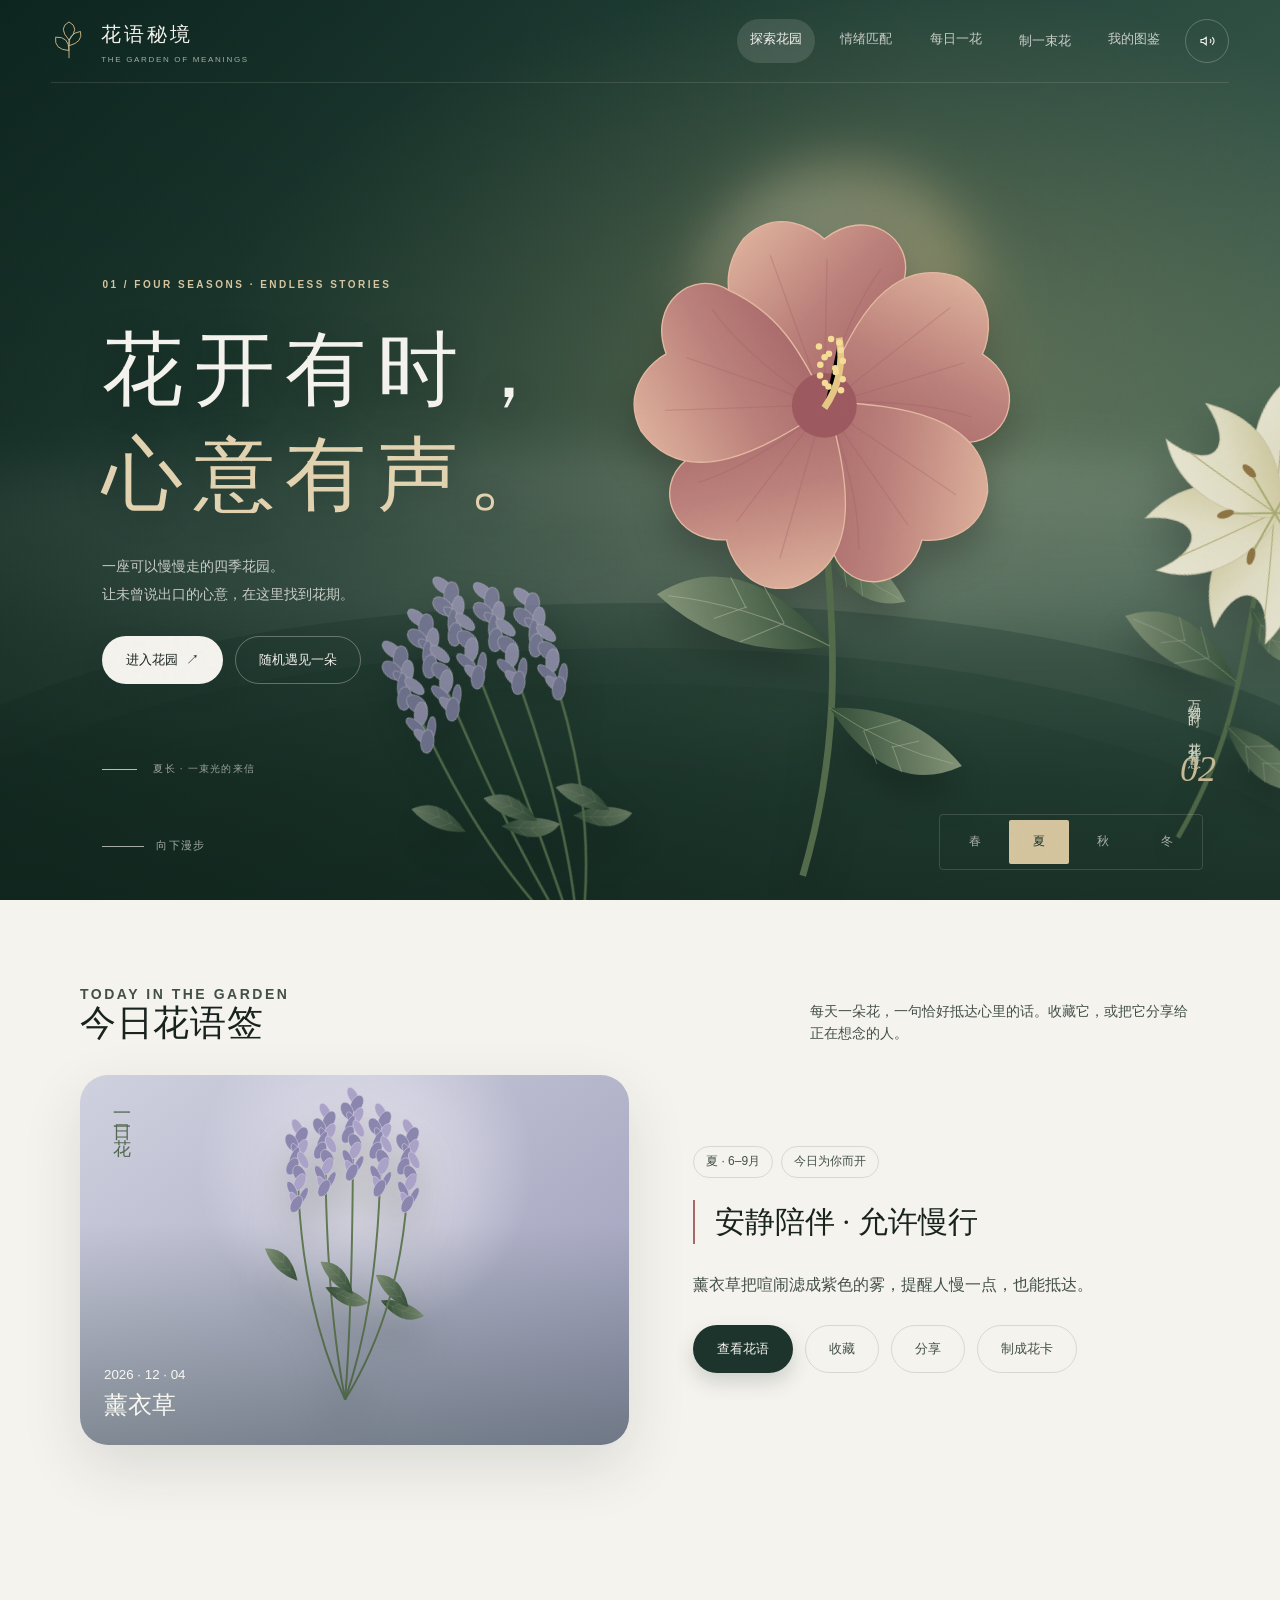
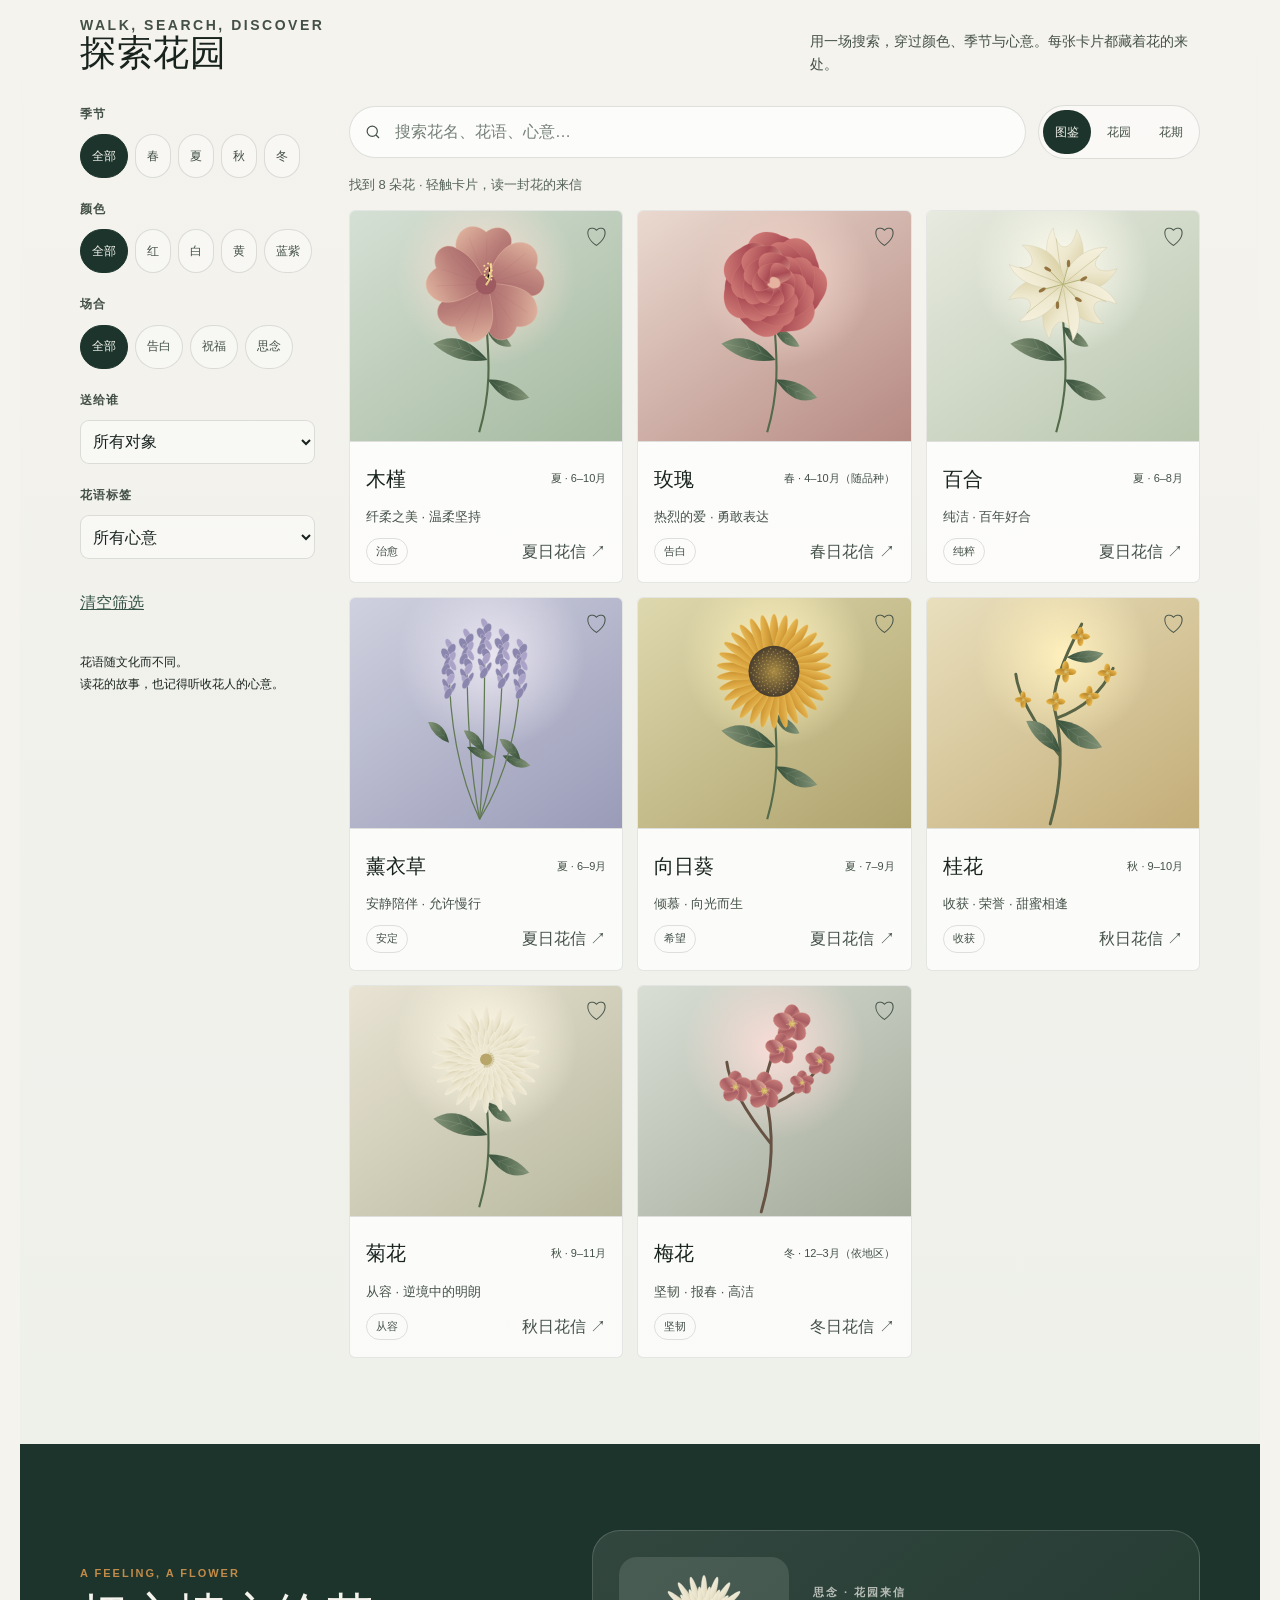
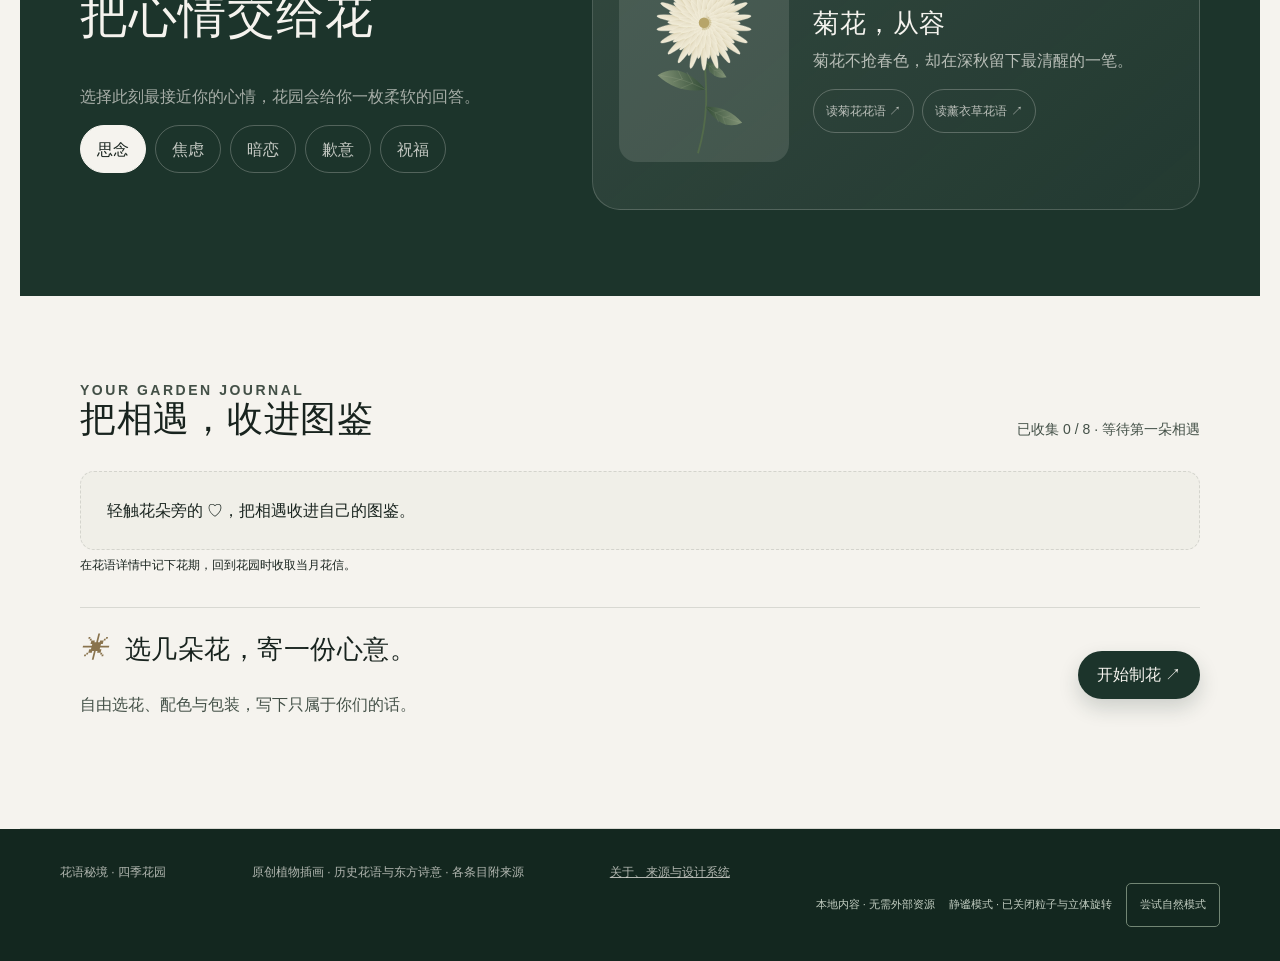
<file: flower-garden/index.html>
<!DOCTYPE html>
<html lang="zh-CN">
<head>
  <meta charset="UTF-8">
  <meta name="viewport" content="width=device-width, initial-scale=1, viewport-fit=cover">
  <meta name="theme-color" content="#14221d">
  <meta name="description" content="花语秘境：一座可漫步、查询、感受的线上四季花园。">
  <link rel="icon" href="data:image/svg+xml,%3Csvg xmlns='http://www.w3.org/2000/svg' viewBox='0 0 32 32'%3E%3Crect width='32' height='32' rx='8' fill='%231c342b'/%3E%3Ctext x='6' y='24' font-size='24' fill='%23e5d5b0'%3E花%3C/text%3E%3C/svg%3E">
<title>花语秘境 · 四季花园</title>
  <style>
    /* ==================== Design tokens ==================== */
    :root {
      --ink: #18231e;
      --ink-soft: #435047;
      --paper: #f5f3ee;
      --paper-warm: #ebe8df;
      --mist: #dfe5df;
      --moss: #365448;
      --moss-deep: #1c342b;
      --rose: #a96969;
      --amber: #c28b49;
      --moon: #f8f8f1;
      --line: rgba(24, 35, 30, .13);
      --line-dark: rgba(245, 243, 238, .2);
      --shadow: 0 22px 60px rgba(25, 42, 34, .12);
      --shadow-soft: 0 10px 30px rgba(25, 42, 34, .09);
      --blur: 18px;
      --radius-s: 10px;
      --radius-m: 18px;
      --radius-l: 28px;
      --ease: cubic-bezier(.22, 1, .36, 1);
      --t-fast: 180ms;
      --t: 420ms;
      --t-slow: 720ms;
      --space-1: 6px;
      --space-2: 10px;
      --space-3: 14px;
      --space-4: 20px;
      --space-5: 28px;
      --space-6: 40px;
      --space-7: 64px;
    }

    * { box-sizing: border-box; }
    html { scroll-behavior: smooth; background: var(--paper); }
    body {
      margin: 0;
      color: var(--ink);
      background: var(--paper);
      font-family: Inter, "PingFang SC", "Noto Sans SC", "Microsoft YaHei", sans-serif;
      line-height: 1.6;
      -webkit-font-smoothing: antialiased;
      overflow-x: hidden;
    }
    body::before {
      content: "";
      position: fixed;
      inset: 0;
      pointer-events: none;
      opacity: .18;
      z-index: 20;
      background-image: url("data:image/svg+xml,%3Csvg viewBox='0 0 180 180' xmlns='http://www.w3.org/2000/svg'%3E%3Cfilter id='n'%3E%3CfeTurbulence type='fractalNoise' baseFrequency='.85' numOctaves='2' stitchTiles='stitch'/%3E%3C/filter%3E%3Crect width='100%25' height='100%25' filter='url(%23n)' opacity='.18'/%3E%3C/svg%3E");
      mix-blend-mode: multiply;
    }
    button, input, select, textarea { font: inherit; }
    button { cursor: pointer; }
    :focus-visible { outline: 3px solid var(--amber); outline-offset: 3px; }
    .sr-only { position: absolute; width: 1px; height: 1px; padding: 0; margin: -1px; overflow: hidden; clip: rect(0,0,0,0); white-space: nowrap; border: 0; }

    /* ==================== Shared controls ==================== */
    .eyebrow { margin: 0 0 8px; color: var(--amber); font: 600 11px/1.2 Inter, sans-serif; letter-spacing: .18em; text-transform: uppercase; }
    h1, h2, h3, h4, p { margin-top: 0; }
    h1, h2, h3 { font-family: "Songti SC", "STSong", "Noto Serif SC", serif; font-weight: 500; letter-spacing: .02em; }
    h1 { font-size: clamp(40px, 7vw, 88px); line-height: .98; }
    h2 { font-size: clamp(28px, 4vw, 48px); line-height: 1.16; }
    h3 { font-size: clamp(21px, 2vw, 28px); line-height: 1.25; }
    .muted { color: var(--ink-soft); }
    .icon { width: 18px; height: 18px; flex: 0 0 18px; }
    .btn {
      min-height: 44px;
      border: 1px solid transparent;
      border-radius: 999px;
      padding: 10px 18px;
      display: inline-flex;
      align-items: center;
      justify-content: center;
      gap: 8px;
      transition: transform var(--t-fast) var(--ease), background var(--t-fast) var(--ease), border-color var(--t-fast) var(--ease), color var(--t-fast) var(--ease);
      text-decoration: none;
      color: var(--ink);
      background: transparent;
    }
    .btn:hover { transform: translateY(-2px); }
    .btn-primary { color: var(--paper); background: var(--moss-deep); box-shadow: 0 9px 20px rgba(28, 52, 43, .18); }
    .btn-primary:hover { background: var(--moss); }
    .btn-ghost { color: var(--ink-soft); border-color: var(--line); background: rgba(255,255,255,.35); }
    .btn-ghost:hover { border-color: var(--moss); color: var(--moss-deep); }
    .btn-icon { width: 44px; height: 44px; padding: 0; border: 1px solid var(--line); border-radius: 50%; background: rgba(250,249,244,.75); display: inline-grid; place-items: center; transition: all var(--t-fast) var(--ease); }
    .btn-icon:hover { transform: translateY(-2px); border-color: var(--moss); }
    .btn-icon.is-active { color: var(--rose); border-color: currentColor; background: rgba(169,105,105,.08); }
    .tag { display: inline-flex; align-items: center; min-height: 32px; padding: 5px 12px; border: 1px solid var(--line); border-radius: 999px; color: var(--ink-soft); font-size: 12px; white-space: nowrap; }
    .tag.is-active { color: var(--paper); border-color: var(--moss-deep); background: var(--moss-deep); }
    .divider { height: 1px; background: var(--line); }

    /* ==================== Hero garden ==================== */
    .hero {
      position: relative;
      min-height: 760px;
      height: min(100svh, 900px);
      color: var(--paper);
      background: #18362d;
      isolation: isolate;
      overflow: hidden;
    }
    .hero::before, .hero::after { content: ""; position: absolute; inset: 0; pointer-events: none; }
    .hero::before { z-index: -3; background: radial-gradient(circle at 72% 14%, rgba(219, 202, 154, .35), transparent 34%), linear-gradient(145deg, #1b382f 0%, #2b4d3d 44%, #738875 100%); }
    .hero::after { z-index: -1; background: linear-gradient(180deg, rgba(12, 23, 18, .45) 0%, transparent 38%, rgba(12, 23, 18, .72) 100%); }
    .hero-stage { position: absolute; inset: 0; z-index: -2; overflow: hidden; }
    .hill { position: absolute; left: -10%; width: 120%; border-radius: 50% 50% 0 0; filter: blur(.3px); transform: translateY(calc(var(--scroll-progress, 0) * 16px)); transition: transform 500ms var(--ease); }
    .hill.one { bottom: -18%; height: 51%; background: #18362d; }
    .hill.two { bottom: -29%; height: 57%; background: #244638; opacity: .75; transform: translateY(calc(var(--scroll-progress, 0) * 10px)); }
    .hill.three { bottom: -40%; height: 64%; background: #355544; opacity: .7; transform: translateY(calc(var(--scroll-progress, 0) * 5px)); }
    .sun { position: absolute; width: 160px; height: 160px; right: 16%; top: 17%; border-radius: 50%; background: radial-gradient(circle at 36% 34%, #fff9dc, #e1bf83 64%, rgba(225,191,131,.05) 70%); box-shadow: 0 0 70px rgba(231, 204, 140, .42); opacity: .85; }
    .mist { position: absolute; left: -20%; right: -20%; height: 20%; border-radius: 50%; background: rgba(221, 233, 222, .16); filter: blur(30px); animation: mist-drift 14s ease-in-out infinite alternate; }
    .mist.m1 { bottom: 30%; }
    .mist.m2 { bottom: 16%; animation-delay: -5s; opacity: .65; }
    @keyframes mist-drift { from { transform: translateX(-3%) scale(1); } to { transform: translateX(5%) scale(1.08); } }
    .hero-flower { position: absolute; bottom: 13%; width: 90px; height: 160px; transform-origin: bottom center; opacity: .92; animation: stem-sway 7s ease-in-out infinite; }
    .hero-flower::before { content: ""; position: absolute; bottom: 0; left: 50%; width: 2px; height: 110px; background: linear-gradient(#5e8b70, #244b38); transform: rotate(3deg); transform-origin: bottom; }
    .hero-flower::after { content: ""; position: absolute; width: 48px; height: 48px; left: 22px; top: 8px; border-radius: 50%; background: radial-gradient(circle, #f9ead0 0 8%, #dca176 9% 17%, #9e5f5b 18% 32%, transparent 33%), conic-gradient(from 25deg, #bd7f79, #e4b39c, #9a5b60, #dba489, #bd7f79); filter: saturate(.78); box-shadow: 0 8px 20px rgba(5, 20, 12, .25); }
    .hero-flower.f1 { left: 14%; transform: scale(.75); animation-delay: -1s; }
    .hero-flower.f2 { left: 32%; transform: scale(1.05); animation-delay: -4s; }
    .hero-flower.f3 { right: 23%; transform: scale(.68); animation-delay: -2.5s; }
    .hero-flower.f4 { right: 6%; transform: scale(.9); animation-delay: -5s; }
    @keyframes stem-sway { 0%,100% { rotate: -2deg; } 50% { rotate: 2deg; } }
    .topbar { position: absolute; top: 0; left: 0; right: 0; z-index: 3; display: flex; align-items: center; justify-content: space-between; gap: 16px; padding: max(18px, env(safe-area-inset-top)) clamp(18px, 4vw, 56px) 18px; }
    .brand { color: var(--paper); text-decoration: none; display: inline-flex; align-items: baseline; gap: 9px; }
    .brand strong { font-family: "Songti SC", serif; font-size: 21px; font-weight: 500; letter-spacing: .16em; }
    .brand small { color: rgba(245,243,238,.65); font: 11px/1 Inter, sans-serif; letter-spacing: .14em; text-transform: uppercase; }
    .topnav { display: flex; align-items: center; gap: 6px; }
    .topnav a { min-height: 44px; color: rgba(245,243,238,.78); text-decoration: none; padding: 10px 13px; border-radius: 999px; font-size: 13px; transition: color var(--t-fast), background var(--t-fast); }
    .topnav a:hover, .topnav a[aria-current="page"] { color: var(--paper); background: rgba(245,243,238,.13); }
    .hero-copy { position: absolute; z-index: 2; left: clamp(22px, 8vw, 130px); right: 20px; bottom: clamp(150px, 20vh, 200px); max-width: 740px; }
    .hero-copy h1 { margin-bottom: 20px; text-shadow: 0 4px 30px rgba(8,20,13,.25); }
    .hero-copy p { max-width: 470px; color: rgba(245,243,238,.78); font-size: clamp(14px, 2vw, 17px); line-height: 1.9; }
    .hero-actions { display: flex; flex-wrap: wrap; align-items: center; gap: 12px; margin-top: 28px; }
    .hero .btn-primary { color: var(--ink); background: var(--paper); }
    .hero .btn-ghost { color: var(--paper); border-color: rgba(245,243,238,.32); background: rgba(245,243,238,.08); }
    .season-switch { position: absolute; z-index: 3; right: clamp(18px, 4vw, 56px); bottom: 28px; display: flex; gap: 7px; padding: 5px; border: 1px solid rgba(245,243,238,.18); border-radius: 999px; background: rgba(17, 39, 30, .35); backdrop-filter: blur(12px); }
    .season-switch button { min-width: 52px; min-height: 36px; border: 0; border-radius: 999px; color: rgba(245,243,238,.65); background: transparent; font-size: 12px; transition: all var(--t-fast) var(--ease); }
    .season-switch button:hover, .season-switch button.is-active { color: var(--ink); background: var(--paper); }
    .scroll-cue { position: absolute; z-index: 3; left: clamp(22px, 8vw, 130px); bottom: 31px; display: flex; align-items: center; gap: 12px; color: rgba(245,243,238,.65); font-size: 11px; letter-spacing: .12em; }
    .scroll-cue span { display: block; width: 42px; height: 1px; background: currentColor; }

    /* ==================== Main content ==================== */
    main { position: relative; z-index: 1; background: var(--paper); }
    .section { width: min(1240px, 100%); margin: 0 auto; padding: clamp(70px, 9vw, 130px) clamp(18px, 5vw, 60px); }
    .section-head { display: flex; align-items: end; justify-content: space-between; gap: 24px; margin-bottom: 30px; }
    .section-head h2 { margin-bottom: 0; }
    .section-head p { max-width: 390px; margin-bottom: 0; color: var(--ink-soft); font-size: 14px; }
    .daily-wrap { display: grid; grid-template-columns: 1.04fr .96fr; gap: clamp(24px, 5vw, 70px); align-items: center; }
    .daily-art { position: relative; min-height: 420px; border-radius: var(--radius-l); overflow: hidden; background: radial-gradient(circle at 55% 25%, #f5decc, transparent 39%), linear-gradient(150deg, #d2dcd0, #8ca994); box-shadow: var(--shadow); }
    .daily-art::after { content: ""; position: absolute; inset: 0; background: linear-gradient(180deg, transparent 40%, rgba(30,54,42,.35)); }
    .daily-art .art-caption { position: absolute; z-index: 1; left: 24px; bottom: 20px; color: var(--moon); }
    .daily-art .art-caption strong { display: block; font-family: "Songti SC", serif; font-size: 24px; font-weight: 500; }
    .daily-flower { position: absolute; left: 50%; top: 50%; width: 230px; height: 230px; transform: translate(-50%, -55%); filter: drop-shadow(0 26px 20px rgba(45, 63, 43, .3)); }
    .daily-copy blockquote { margin: 22px 0 28px; padding-left: 20px; border-left: 2px solid var(--rose); font-family: "Songti SC", serif; font-size: clamp(23px, 3vw, 34px); line-height: 1.45; }
    .daily-meta { display: flex; flex-wrap: wrap; gap: 8px; margin-bottom: 20px; }

    .explore-section { background: linear-gradient(180deg, var(--paper) 0%, #eef0ea 100%); }
    .explore-shell { display: grid; grid-template-columns: 235px 1fr; gap: 34px; align-items: start; }
    .filters { position: sticky; top: 20px; display: grid; gap: 22px; }
    .filter-group { display: grid; gap: 10px; }
    .filter-group h4 { margin: 0; font-size: 12px; color: var(--ink-soft); font-weight: 600; letter-spacing: .08em; }
    .filter-options { display: flex; flex-wrap: wrap; gap: 7px; }
    .filter-options button { min-height: 36px; border: 1px solid var(--line); border-radius: 999px; padding: 7px 11px; color: var(--ink-soft); background: rgba(255,255,255,.36); font-size: 12px; transition: all var(--t-fast) var(--ease); }
    .filter-options button:hover, .filter-options button.is-active { color: var(--paper); border-color: var(--moss-deep); background: var(--moss-deep); }
    .results-panel { min-width: 0; }
    .search-row { display: flex; align-items: center; gap: 12px; margin-bottom: 16px; }
    .search-box { position: relative; flex: 1; }
    .search-box .icon { position: absolute; left: 15px; top: 50%; color: var(--ink-soft); transform: translateY(-50%); }
    .search-box input { width: 100%; min-height: 52px; border: 1px solid var(--line); border-radius: 999px; padding: 10px 18px 10px 45px; color: var(--ink); background: rgba(255,255,255,.72); }
    .search-box input::placeholder { color: #758078; }
    .search-box input:focus { outline: none; border-color: var(--moss); box-shadow: 0 0 0 4px rgba(54,84,72,.1); }
    .view-switch { display: flex; gap: 4px; padding: 4px; border: 1px solid var(--line); border-radius: 999px; background: rgba(255,255,255,.5); }
    .view-switch button { min-width: 42px; min-height: 40px; border: 0; border-radius: 999px; color: var(--ink-soft); background: transparent; font-size: 12px; }
    .view-switch button.is-active { color: var(--paper); background: var(--moss-deep); }
    .result-status { min-height: 22px; color: var(--ink-soft); font-size: 13px; }
    .flower-grid { display: grid; grid-template-columns: repeat(3, minmax(0, 1fr)); gap: 14px; }
    .flower-card { position: relative; overflow: hidden; display: flex; flex-direction: column; min-height: 310px; border: 1px solid rgba(24,35,30,.1); border-radius: var(--radius-m); background: rgba(255,255,255,.72); box-shadow: 0 8px 25px rgba(31, 49, 39, .05); cursor: pointer; transition: transform var(--t) var(--ease), box-shadow var(--t) var(--ease), border-color var(--t) var(--ease); animation: card-in var(--t-slow) var(--ease) both; }
    .flower-card:hover, .flower-card:focus-within { transform: translateY(-7px); border-color: rgba(54,84,72,.35); box-shadow: var(--shadow-soft); }
    @keyframes card-in { from { opacity: 0; transform: translateY(14px); } to { opacity: 1; transform: translateY(0); } }
    .flower-card-art { position: relative; min-height: 184px; overflow: hidden; display: grid; place-items: center; background: var(--card-bg, #dde5da); }
    .flower-card-art::after { content: ""; position: absolute; inset: auto 0 0; height: 45%; background: linear-gradient(transparent, rgba(20,34,27,.22)); }
    .flower-card-art svg { width: 138px; height: 138px; transition: transform var(--t) var(--ease); }
    .flower-card:hover .flower-card-art svg { transform: scale(1.09) rotate(-3deg); }
    .flower-card-body { flex: 1; display: grid; gap: 6px; padding: 15px 16px 17px; }
    .flower-card-name { display: flex; justify-content: space-between; gap: 9px; align-items: center; }
    .flower-card-name h3 { margin: 0; font-size: 20px; }
    .flower-card-name small { color: var(--ink-soft); font-size: 11px; }
    .flower-card-meaning { margin: 0; color: var(--ink-soft); font-size: 13px; }
    .flower-card-footer { display: flex; align-items: center; justify-content: space-between; gap: 8px; margin-top: 4px; }
    .flower-card-footer .tag { min-height: 26px; padding: 4px 9px; font-size: 11px; }
    .flower-card-fav { position: absolute; z-index: 2; top: 12px; right: 12px; width: 34px; height: 34px; border: 0; border-radius: 50%; color: var(--ink-soft); background: rgba(250,249,244,.75); display: grid; place-items: center; }
    .flower-card-fav.is-active { color: var(--rose); }
    .empty-state { display: grid; place-items: center; min-height: 270px; border: 1px dashed var(--line); border-radius: var(--radius-m); text-align: center; padding: 30px; }
    .empty-state h3 { margin-bottom: 8px; }
    .timeline-view, .map-view { display: none; min-height: 360px; border: 1px solid var(--line); border-radius: var(--radius-m); padding: 26px; background: rgba(255,255,255,.45); }
    .timeline-view.is-visible, .map-view.is-visible { display: block; }
    .timeline { display: grid; grid-template-columns: repeat(4, 1fr); gap: 14px; align-items: end; min-height: 250px; }
    .timeline-col { display: grid; gap: 7px; justify-items: center; }
    .timeline-bar { width: 100%; max-width: 110px; height: var(--h); border-radius: 999px 999px 10px 10px; background: linear-gradient(180deg, #c9a477, #7f9b85); opacity: .78; }
    .timeline-col strong { font-family: "Songti SC", serif; font-weight: 500; }
    .map-art { position: relative; min-height: 260px; border-radius: 14px; overflow: hidden; background: linear-gradient(155deg, #e4eadc, #c9d7c7); }
    .map-art::before { content: "江南 · 西南 · 北方 · 海岛"; position: absolute; inset: 20px; border: 1px dashed rgba(54,84,72,.35); border-radius: 48% 52% 44% 56%; color: rgba(54,84,72,.55); display: grid; place-items: center; font-family: "Songti SC", serif; letter-spacing: .25em; }
    .map-pin { position: absolute; width: 11px; height: 11px; border: 3px solid var(--paper); border-radius: 50%; background: var(--rose); box-shadow: 0 0 0 5px rgba(169,105,105,.2); }

    .mood-section { background: var(--moss-deep); color: var(--paper); }
    .mood-section .muted { color: rgba(245,243,238,.64); }
    .mood-layout { display: grid; grid-template-columns: .82fr 1.18fr; gap: clamp(30px, 7vw, 100px); align-items: center; }
    .mood-chips { display: flex; flex-wrap: wrap; gap: 9px; }
    .mood-chip { min-height: 48px; padding: 10px 16px; border: 1px solid rgba(245,243,238,.25); border-radius: 999px; color: rgba(245,243,238,.78); background: transparent; transition: all var(--t-fast) var(--ease); }
    .mood-chip:hover, .mood-chip.is-active { color: var(--ink); border-color: var(--paper); background: var(--paper); }
    .mood-result { min-height: 280px; padding: 26px; border: 1px solid rgba(245,243,238,.18); border-radius: var(--radius-l); background: linear-gradient(140deg, rgba(245,243,238,.1), rgba(245,243,238,.03)); }
    .mood-result-card { display: grid; grid-template-columns: 170px 1fr; gap: 24px; align-items: center; }
    .mood-result-art { min-height: 190px; border-radius: var(--radius-m); display: grid; place-items: center; background: rgba(245,243,238,.12); }
    .mood-result-art svg { width: 130px; height: 130px; }
    .mood-result h3 { margin-bottom: 8px; }
    .mood-result p { color: rgba(245,243,238,.7); }
    .mood-result .tag { border-color: rgba(245,243,238,.25); color: rgba(245,243,238,.72); }

    .footer { padding: 34px clamp(18px, 5vw, 60px) calc(34px + env(safe-area-inset-bottom)); color: rgba(245,243,238,.7); background: #13271f; }
    .footer-inner { width: min(1240px, 100%); margin: 0 auto; display: flex; justify-content: space-between; gap: 20px; flex-wrap: wrap; font-size: 12px; }
    .footer a { color: inherit; }

    /* ==================== Detail drawer ==================== */
    .backdrop { position: fixed; z-index: 30; inset: 0; background: rgba(11, 24, 18, .48); opacity: 0; pointer-events: none; transition: opacity var(--t) var(--ease); }
    .backdrop.is-visible { opacity: 1; pointer-events: auto; }
    .detail-drawer { position: fixed; z-index: 31; inset: 0 0 0 auto; width: min(620px, 100%); overflow-y: auto; overscroll-behavior: contain; padding: max(16px, env(safe-area-inset-top)) clamp(18px, 4vw, 42px) calc(28px + env(safe-area-inset-bottom)); color: var(--ink); background: var(--paper); transform: translateX(100%); transition: transform var(--t-slow) var(--ease); box-shadow: -30px 0 80px rgba(10, 28, 18, .2); }
    .detail-drawer.is-open { transform: translateX(0); }
    .detail-top { display: flex; justify-content: space-between; align-items: center; margin-bottom: 12px; }
    .detail-top .eyebrow { margin: 0; }
    .detail-art { min-height: 280px; border-radius: var(--radius-l); display: grid; place-items: center; overflow: hidden; background: var(--detail-bg, #dde5da); }
    .detail-art svg { width: min(260px, 65vw); height: min(260px, 65vw); cursor: grab; transition: transform var(--t) var(--ease); }
    .detail-art svg.is-dragging { cursor: grabbing; transition: none; }
    .detail-title-row { display: flex; align-items: start; justify-content: space-between; gap: 16px; margin-top: 26px; }
    .detail-title-row h2 { margin: 0 0 6px; }
    .detail-title-row p { margin: 0; color: var(--ink-soft); font-size: 13px; }
    .meaning-lead { margin: 22px 0; padding: 18px 20px; border-left: 2px solid var(--rose); background: rgba(169,105,105,.07); font-family: "Songti SC", serif; font-size: 23px; line-height: 1.5; }
    .detail-grid { display: grid; grid-template-columns: repeat(2, minmax(0,1fr)); gap: 18px 24px; margin: 24px 0; }
    .detail-block h4 { margin: 0 0 5px; color: var(--ink-soft); font-size: 11px; letter-spacing: .1em; }
    .detail-block p { margin: 0; font-size: 14px; }
    .quote { margin: 24px 0; padding: 18px 0; border-top: 1px solid var(--line); border-bottom: 1px solid var(--line); font-family: "Songti SC", serif; font-size: 18px; }
    .quote cite { display: block; margin-top: 8px; color: var(--ink-soft); font: 12px Inter, sans-serif; }
    .detail-actions { display: flex; flex-wrap: wrap; gap: 9px; }
    .detail-section-title { margin: 30px 0 12px; font-family: "Songti SC", serif; font-size: 20px; }
    .similar-list { display: flex; gap: 9px; overflow-x: auto; padding-bottom: 7px; }
    .similar-item { flex: 0 0 132px; min-height: 104px; border: 1px solid var(--line); border-radius: 14px; padding: 11px; text-align: left; background: rgba(255,255,255,.5); }
    .similar-item svg { width: 56px; height: 56px; float: right; }
    .similar-item strong { display: block; padding-top: 10px; font-family: "Songti SC", serif; font-weight: 500; }

    /* ==================== Modals & mobile nav ==================== */
    .modal { position: fixed; z-index: 40; inset: 0; display: grid; place-items: center; padding: 18px; background: rgba(11,24,18,.48); opacity: 0; pointer-events: none; transition: opacity var(--t) var(--ease); }
    .modal.is-open { opacity: 1; pointer-events: auto; }
    .modal-card { width: min(580px, 100%); max-height: min(760px, 92svh); overflow: auto; border-radius: var(--radius-l); padding: clamp(22px, 4vw, 36px); background: var(--paper); box-shadow: var(--shadow); transform: translateY(16px) scale(.98); transition: transform var(--t) var(--ease); }
    .modal.is-open .modal-card { transform: translateY(0) scale(1); }
    .modal-head { display: flex; justify-content: space-between; align-items: start; gap: 20px; }
    .modal-head h2 { margin-bottom: 6px; }
    .form-grid { display: grid; gap: 14px; margin-top: 22px; }
    .field { display: grid; gap: 6px; }
    .field label { color: var(--ink-soft); font-size: 12px; }
    .field input, .field textarea, .field select { width: 100%; min-height: 46px; border: 1px solid var(--line); border-radius: 12px; padding: 10px 12px; color: var(--ink); background: rgba(255,255,255,.7); }
    .field textarea { min-height: 110px; resize: vertical; }
    .bouquet-picks { display: flex; flex-wrap: wrap; gap: 8px; }
    .bouquet-picks button { display: grid; place-items: center; width: 70px; min-height: 70px; border: 1px solid var(--line); border-radius: 13px; color: var(--ink); background: rgba(255,255,255,.5); }
    .bouquet-picks button svg { width: 42px; height: 42px; }
    .bouquet-picks button.is-active { border-color: var(--moss); box-shadow: inset 0 0 0 2px var(--moss); }
    .bottom-nav { display: none; }
    .toast { position: fixed; z-index: 60; left: 50%; bottom: max(22px, env(safe-area-inset-bottom)); max-width: calc(100% - 36px); padding: 11px 16px; border-radius: 999px; color: var(--paper); background: var(--moss-deep); box-shadow: var(--shadow-soft); transform: translate(-50%, 20px); opacity: 0; pointer-events: none; transition: all var(--t) var(--ease); font-size: 13px; }
    .toast.is-visible { opacity: 1; transform: translate(-50%, 0); }
    #particleCanvas { position: fixed; z-index: 0; inset: 0; width: 100%; height: 100%; pointer-events: none; }

    @media (max-width: 900px) {
      .hero { min-height: 720px; }
      .topnav a:nth-child(n+2) { display: none; }
      .daily-wrap, .mood-layout { grid-template-columns: 1fr; }
      .daily-art { min-height: 320px; }
      .explore-shell { grid-template-columns: 1fr; }
      .filters { position: static; display: flex; align-items: start; gap: 14px; overflow-x: auto; padding-bottom: 5px; }
      .filter-group { min-width: max-content; }
      .filter-group h4 { display: none; }
      .filter-options { flex-wrap: nowrap; }
      .flower-grid { grid-template-columns: repeat(2, minmax(0, 1fr)); }
    }
    @media (max-width: 600px) {
      .hero { min-height: 680px; height: 90svh; }
      .hero-copy { bottom: 150px; }
      .hero-copy h1 { font-size: clamp(42px, 14vw, 68px); }
      .hero-copy p { font-size: 14px; }
      .hero-flower { bottom: 13%; }
      .hero-flower.f1 { left: 2%; }
      .hero-flower.f2 { left: 26%; }
      .hero-flower.f3 { right: 28%; }
      .hero-flower.f4 { right: -8%; }
      .season-switch { left: 18px; right: auto; bottom: 25px; }
      .scroll-cue { display: none; }
      .topbar { padding-left: 18px; padding-right: 14px; }
      .brand small { display: none; }
      .section { padding-top: 72px; padding-bottom: 72px; }
      .section-head { align-items: start; flex-direction: column; }
      .section-head p { max-width: 100%; }
      .flower-grid { gap: 10px; }
      .flower-card { min-height: 290px; }
      .flower-card-art { min-height: 150px; }
      .flower-card-art svg { width: 112px; height: 112px; }
      .flower-card-body { padding: 12px; }
      .flower-card-name h3 { font-size: 18px; }
      .flower-card-name small { display: none; }
      .view-switch { display: none; }
      .mood-result { padding: 16px; }
      .mood-result-card { grid-template-columns: 100px 1fr; gap: 14px; }
      .mood-result-art { min-height: 120px; }
      .mood-result-art svg { width: 84px; height: 84px; }
      .detail-drawer { width: 100%; inset: auto 0 0; max-height: 94svh; border-radius: 24px 24px 0 0; transform: translateY(100%); }
      .detail-drawer.is-open { transform: translateY(0); }
      .detail-art { min-height: 230px; }
      .detail-grid { grid-template-columns: 1fr 1fr; gap: 14px; }
      .bottom-nav { position: fixed; z-index: 25; left: 12px; right: 12px; bottom: max(10px, env(safe-area-inset-bottom)); display: grid; grid-template-columns: repeat(4, 1fr); min-height: 58px; padding: 5px; border: 1px solid rgba(24,35,30,.12); border-radius: 18px; background: rgba(245,243,238,.84); backdrop-filter: blur(18px); box-shadow: var(--shadow-soft); }
      .bottom-nav button { border: 0; border-radius: 13px; color: var(--ink-soft); background: transparent; display: grid; place-items: center; gap: 2px; font-size: 10px; }
      .bottom-nav button.is-active { color: var(--moss-deep); background: rgba(54,84,72,.11); }
      .bottom-nav .icon { width: 17px; height: 17px; }
      .footer { padding-bottom: 100px; }
    }
    @media (prefers-reduced-motion: reduce) {
      *, *::before, *::after { animation-duration: .001ms !important; animation-iteration-count: 1 !important; scroll-behavior: auto !important; transition-duration: .001ms !important; }
      #particleCanvas { display: none; }
    }
    @media (update: slow) {
      #particleCanvas { display: none; }
      .mist { animation: none; }
    }
  /* Final theme — restrained botanical plates and accessible interaction. */
@property --scene-top { syntax:'<color>';inherits:true;initial-value:#172e24; }
@property --scene-bottom { syntax:'<color>';inherits:true;initial-value:#6d7960; }
:root { --font-title: 'Songti SC','SimSun','STSong',serif; --font-body: 'PingFang SC','Microsoft YaHei',sans-serif; --text-xs:12px; --text-sm:14px; --text-base:16px; --text-title:clamp(30px,4vw,52px); --z-scene:0; --z-content:2; --z-nav:25; --z-drawer:31; --z-modal:40; --z-toast:60; }
[hidden] { display:none !important; }
button,a,input,select,textarea { -webkit-tap-highlight-color:transparent; }
button { touch-action:manipulation; }
.skip-link { position:fixed;top:-100px;left:20px;z-index:99;padding:12px;background:var(--paper);color:var(--ink); }
.skip-link:focus { top:12px; }
.hero { height:100svh;min-height:720px;--scene-top:#142a22;--scene-bottom:#6d7960;--scene-light:rgba(213,187,124,.27);transition:--scene-top 720ms ease,--scene-bottom 720ms ease; }
.hero::before { background:radial-gradient(ellipse at 68% 42%,var(--scene-light),transparent 54%),linear-gradient(150deg,var(--scene-top),var(--scene-bottom));transition:background 800ms var(--ease); }
.hero::after { background:linear-gradient(90deg,rgba(10,29,22,.48),transparent 72%),linear-gradient(0deg,rgba(11,29,22,.65),transparent 48%); }
.topbar { border-bottom:1px solid rgba(240,240,228,.12);margin:0 clamp(20px,4vw,56px);padding-left:0;padding-right:0; }
.brand { gap:14px;align-items:center; }
.brand-mark { width:36px;height:42px;color:#c9b68a; }
.brand strong { font-size:20px;letter-spacing:.14em; }
.brand small { display:block;margin-top:6px;font-size:8px;letter-spacing:.21em; }
.topnav { gap:12px; }
.topnav a { font-size:13px; }
.topnav .btn-icon { border-color:rgba(245,243,238,.25);color:var(--paper);background:transparent; }
.nav-action { min-height:44px;border:0;background:none;color:rgba(245,243,238,.8);padding:8px 12px;font-size:13px; }
.nav-action:hover { color:#e9cf9b; }
.hero-copy { left:8%;bottom:24%;max-width:560px;right:51%; }
.hero-copy h1 { font-size:clamp(52px,6.3vw,90px);line-height:1.3;letter-spacing:.13em;white-space:nowrap;font-style:normal;margin:24px 0; }
.hero-copy h1 em { font-style:normal;color:#e2d3b1; }
.hero-copy .eyebrow { font-size:10px;letter-spacing:.25em;color:#d6c6a1;margin-bottom:0; }
.hero-copy p:not(.eyebrow) { max-width:340px;font-size:14px;line-height:2; }
.hero-actions .btn { min-height:48px;font-size:13px;padding:11px 23px; }
.hero-actions .btn-ghost { background:transparent; }
.hero-botanical { position:absolute;right:-4%;bottom:2%;width:66%;height:88%;transform:translate(calc(var(--pointer-x,0) * 5px),calc(var(--pointer-y,0) * 3px));transition:transform 1s var(--ease); }
.garden-bloom { position:absolute;border:0;background:none;color:var(--paper);padding:0;display:flex;align-items:center;justify-content:center;transform-origin:50% 95%;animation:botanical-breathe 9s ease-in-out infinite; }
.garden-bloom svg { width:100%;height:100%;filter:drop-shadow(0 20px 18px rgba(0,0,0,.24));transition:filter .7s,scale .7s var(--ease); }
.garden-bloom:hover svg,.garden-bloom:focus-visible svg { scale:1.025;filter:drop-shadow(0 12px 30px rgba(238,217,168,.13)); }
.garden-bloom span { position:absolute;top:32%;right:8%;font:14px var(--font-title);padding:8px 15px;border:1px solid rgba(240,236,220,.4);background:rgba(20,40,31,.45);border-radius:30px;opacity:0;transition:opacity .4s; }
.garden-bloom:hover span,.garden-bloom:focus-visible span { opacity:1; }
.garden-bloom:nth-child(1) { left:8%;bottom:-9%;width:64%;height:105%; }
.garden-bloom:nth-child(2) { right:-5%;bottom:-6%;width:46%;height:84%;animation-delay:-3s;rotate:14deg;opacity:.9; }
.garden-bloom:nth-child(3) { left:-6%;bottom:-16%;width:40%;height:70%;animation-delay:-5s;rotate:-22deg;opacity:.72; }
@keyframes botanical-breathe { 0%,100% { translate:0 0; } 50% { translate:3px -7px; } }
.hero-stage .hero-flower { display:none; }
.hero-stage .sun { width:290px;height:290px;right:23%;top:18%;opacity:.32;filter:blur(25px); }
.hill { opacity:.26!important; }
.hero-bottom { position:absolute;left:8%;right:5%;bottom:110px;display:flex;align-items:center;gap:16px;color:rgba(245,243,238,.6);font-size:10px;letter-spacing:.12em; }
.hero-bottom::before { content:'';height:1px;width:35px;background:#b8c3ab; }
.scene-caption { position:absolute;right:6%;bottom:150px;writing-mode:vertical-rl;letter-spacing:.35em;font:13px var(--font-title);color:#d3d7c4; }
.season-switch { bottom:30px;right:6%;gap:4px;border-radius:4px;border-color:rgba(245,243,238,.15);background:none;backdrop-filter:none; }
.season-switch button { min-height:44px;min-width:60px;border-radius:2px;font-size:12px; }
.season-switch button.is-active { background:#d5c59f;color:#1c342b; }
.scroll-cue { bottom:45px; }
.season-index { margin-left:auto;font:italic 36px Georgia,serif;color:#c8ba94;letter-spacing:0; }
.section { padding-top:86px;padding-bottom:86px; }
.section-head h2 { font-size:36px; }
.daily-art { min-height:370px;background:#d3dccb; }
.daily-art .daily-flower { width:270px;height:350px;top:48%; }
.daily-art svg { width:100%;height:100%; }
.daily-art::before { content:'一日一花';position:absolute;left:30px;top:28px;writing-mode:vertical-rl;font:18px var(--font-title);letter-spacing:.4em;color:#54684f; }
.daily-copy blockquote { font-size:30px; }
.flower-card { min-height:350px;border-radius:6px;box-shadow:none; }
.flower-card-art { min-height:230px;background:var(--card-bg); }
.flower-card-art::after { display:none; }
.flower-card-art svg { width:170px;height:228px; }
.flower-card-fav { width:44px;height:44px;top:4px;right:4px;background:transparent;font-size:23px; }
.flower-card-body { border-top:1px solid var(--line); }
.flower-card-name button { padding:0;min-height:44px;min-width:44px;color:var(--ink);border:0;background:none;text-align:left; }
.flower-card-name button::after { content:'';position:absolute;inset:0; }
.flower-card-fav { z-index:2; }
.filter-options button { min-height:44px; }
.filters select { width:100%;min-height:44px;border:1px solid var(--line);border-radius:9px;background:rgba(255,255,255,.45);padding:8px;color:var(--ink); }
.filter-note { font-size:12px;line-height:1.8;margin-top:5px; }
.reset-button { color:var(--moss);border:0;background:none;text-decoration:underline;min-height:44px;text-align:left;padding:0; }
.result-status { color:#536255; }
.view-switch button { min-height:44px;min-width:48px; }
.mood-result-art svg { width:150px;height:205px; }
.mood-result .tag { background:transparent;min-height:44px;cursor:pointer; }
.mood-result .tag:hover { background:#f5f3ee;color:#18231e; }
.journal-section { border-bottom:1px solid var(--line); }
.journal-line { display:flex;gap:18px;justify-content:space-between;align-items:center;border-top:1px solid var(--line);padding:25px 0; }
.journal-number { font:italic 28px Georgia,serif;color:#89734d;margin-right:16px; }
.collection-empty { padding:26px;border:1px dashed var(--line);border-radius:14px;background:#f0efe8; }
.collection-list { display:grid;grid-template-columns:repeat(4,1fr);gap:12px; }
.collection-list button { padding:12px;border:1px solid var(--line);background:#e8eadd;border-radius:6px;text-align:left;min-height:80px; }
.collection-list svg { width:64px;height:90px;float:right; }
.collection-list strong { display:block;margin-top:12px;font-family:var(--font-title);font-size:20px; }
.collection-list small { display:block; }
.detail-drawer { visibility:hidden; }
.detail-drawer.is-open { visibility:visible; }
.detail-art { min-height:310px;perspective:800px; }
.detail-art svg { width:240px;height:320px;touch-action:pan-y; }
.detail-block { margin-bottom:20px; }
.detail-grid .detail-block { margin:0; }
.detail-block h4 { font-size:12px; }
.detail-source { border-top:1px solid var(--line);padding-top:20px;font-size:12px;line-height:1.9;color:var(--ink-soft); }
.detail-source a { color:var(--moss); }
.detail-hint { font-size:11px;color:#59685d;margin:7px 0 0;text-align:center; }
.meaning-description { font-size:14px;color:var(--ink-soft); }
.modal { display:none; }
.modal.is-open { display:grid; }
.modal-card { max-height:calc(100dvh - 36px); }
.detail-drawer { max-height:100dvh; }
.about-source { padding:15px 0;border-bottom:1px solid var(--line);font-size:14px; }
.about-source a { color:var(--moss); }
.about-source small { display:block;color:var(--ink-soft);line-height:1.8;margin-top:5px; }
.token-grid { display:grid;grid-template-columns:repeat(4,1fr);gap:8px; }
.swatch { height:28px;border:1px solid var(--line);border-radius:4px;margin-bottom:5px; }
.token-grid span { font-size:11px; }
.bouquet-picks button { width:72px;min-height:94px; }
.bouquet-picks button svg { width:48px;height:65px; }
.card-options { display:grid;grid-template-columns:1fr 1fr;gap:12px; }
.card-export { width:100%;height:auto;border-radius:8px;display:block; }
.share-text { width:100%;min-height:135px;background:#edece3;color:var(--ink);border:1px solid var(--line);padding:15px;border-radius:12px; }
.map-view,.timeline-view { min-height:320px;padding:20px; }
.garden-map { position:relative;min-height:420px;border-radius:14px;background:radial-gradient(ellipse at 22% 25%,#bbccad 0,transparent 48%),linear-gradient(120deg,#e9e9d8,#ced9c2);overflow:hidden; }
.garden-map::before { content:'';position:absolute;top:15%;left:40%;width:20%;height:78%;border:18px solid rgba(245,241,224,.8);border-radius:50%;rotate:32deg; }
.map-caption { position:absolute;left:20px;top:16px;font:14px var(--font-title);color:#3e593e; }
.garden-map button { position:absolute;border:0;border-radius:8px;background:rgba(247,246,236,.86);color:var(--ink);min-width:72px;min-height:48px;padding:6px;box-shadow:0 8px 24px #27482815; }
.garden-map button:hover { background:#fffdf0; }
.garden-map button svg { height:64px;width:55px;display:block;margin:auto; }
.phenology { display:grid;gap:10px; }
.phenology-row { display:grid;grid-template-columns:62px repeat(12,minmax(0,1fr));gap:3px;align-items:center;min-height:44px; }
.phenology-row>button { border:0;background:none;padding:0;min-height:44px;font-size:13px;text-align:left;color:var(--ink); }
.phenology-row span { height:12px;background:#e5e7dd;border-radius:4px;font-size:10px;text-align:center; }
.phenology-row span.in-bloom { background:#78916c; }
.phenology-row.heading span { background:none;height:auto; }
.phenology-row.heading { min-height:25px; }
.state-line { display:flex;align-items:center;flex-wrap:wrap;gap:14px;font-size:11px;color:#c4cfc3;margin-top:20px; }
.state-line button { color:#c4cfc3;border:1px solid #728674;background:none;min-height:44px;padding:8px 13px;border-radius:5px; }
#particleCanvas { z-index:21; }
.toast { bottom:28px; }
body.calm .mist,body.calm .garden-bloom { animation:none; }
body.calm .hero-botanical { transform:none; }
body.calm .detail-art svg { transform:none!important; }
body.calm #particleCanvas { display:none; }
body.calm { scroll-behavior:auto; }
::view-transition-old(root),::view-transition-new(root) { animation-duration:400ms; }
@media(min-width:1450px) { .hero-copy { bottom:27%; } }
@media(max-width:1050px) { .topnav { gap:3px; } .topnav a,.nav-action { padding:8px; } .hero-copy { left:6%; } .hero-copy h1 { font-size:64px; } .hero-botanical { width:72%;right:-10%; } }
@media(max-width:900px) { .topnav a { display:none; } .hero-copy { right:45%;bottom:26%; } .hero-copy h1 { font-size:60px; } .filters { gap:12px;flex-wrap:wrap;overflow:visible; } .filter-group { min-width:0; } .filter-note { display:none; } .filters select { width:135px; } .flower-card-art { min-height:250px; } .flower-card-art svg { height:245px; } .collection-list { grid-template-columns:repeat(2,1fr); } }
@media(max-width:600px) {
  .hero { height:100svh;min-height:750px;max-height:1000px; }
  .topbar { margin:0 18px;padding-top:max(17px,env(safe-area-inset-top)); }
  .topnav .nav-action { display:none; }
  .brand strong { font-size:19px; } .brand small { display:block;font-size:7px; }
  .brand-mark { width:28px; }
  .hero-copy { left:24px;right:24px;top:145px;bottom:auto;max-width:none; }
  .hero-copy h1 { font-size:49px;line-height:1.3;letter-spacing:.13em;margin:20px 0 18px; }
  .hero-copy p:not(.eyebrow) { max-width:265px;font-size:13px; }
  .hero-actions { gap:8px;margin-top:22px; }
  .hero-actions .btn { padding:10px 17px;font-size:12px; }
  .hero-botanical { width:89%;height:51%;bottom:43px;right:-32%;opacity:.87; }
  .garden-bloom:nth-child(1) { width:83%;left:-3%; }
  .garden-bloom:nth-child(2) { width:53%;right:-4%; }
  .garden-bloom:nth-child(3) { display:none; }
  .hero-bottom { bottom:167px;left:25px;right:40%;font-size:8px;line-height:2;gap:8px; }
  .season-index { font-size:29px; }
  .scene-caption { bottom:206px;right:22px;font-size:11px; }
  .season-switch { left:24px;bottom:99px;right:auto; }
  .season-switch button { min-width:49px; }
  .section { padding:65px 20px; }
  .section-head h2 { font-size:30px; }
  .daily-art { min-height:340px; }
  .daily-art .daily-flower { width:245px;height:330px; }
  .flower-grid { gap:12px; }
  .flower-card { min-height:310px; }
  .flower-card-art { min-height:202px; }
  .flower-card-art svg { width:142px;height:195px; }
  .flower-card-body { padding:10px 12px 14px; }
  .flower-card-meaning { font-size:12px;line-height:1.6; }
  .flower-card-footer .muted { display:none; }
  .search-row { flex-wrap:wrap; }
  .search-box { flex-basis:100%; }
  .view-switch { display:flex; }
  .view-switch button { min-width:55px; }
  .filters { gap:10px; }
  .filter-options { flex-wrap:wrap;gap:5px; }
  .filter-options button { min-width:44px;padding:8px 11px; }
  .filter-group { width:100%; }
  .filter-group h4 { display:block;font-size:11px;margin-bottom:-3px; }
  .filter-group:has(select) { width:calc(50% - 5px); }
  .filters select { width:100%; }
  .explore-shell { gap:20px; }
  .mood-result-art svg { width:100px;height:145px; }
  .mood-result-card { grid-template-columns:95px 1fr; }
  .mood-result p { font-size:13px; }
  .mood-result h3 { font-size:20px; }
  .mood-result .eyebrow { font-size:9px; }
  .detail-drawer { max-height:94dvh;padding-bottom:calc(24px + env(safe-area-inset-bottom)); }
  .detail-art { min-height:270px; }
  .detail-art svg { width:210px;height:280px; }
  .detail-top::before { content:'';position:absolute;width:34px;height:3px;background:#c6cbbf;top:8px;left:calc(50% - 17px);border-radius:4px; }
  .journal-line { align-items:flex-start; }
  .journal-line h3 { font-size:22px; }
  .journal-number { font-size:23px; }
  .journal-line p { font-size:12px; }
  .journal-line .btn { white-space:nowrap;padding:10px 13px;font-size:12px; }
  .garden-map { min-height:460px; }
  .garden-map button { min-width:64px; }
  .map-view,.timeline-view { padding:12px; }
  .toast { bottom:calc(87px + env(safe-area-inset-bottom));border-radius:12px;width:max-content;max-width:calc(100% - 40px);text-align:center; }
  .collection-list { gap:10px; }
  .phenology-row { grid-template-columns:52px repeat(12,minmax(0,1fr));gap:2px; }
  .phenology-row>button { font-size:11px; }
}
@media(prefers-reduced-motion:reduce) { .hero-botanical { transform:none; } .detail-art svg { transform:none!important; } ::view-transition-group(*),::view-transition-old(*),::view-transition-new(*) { animation:none!important; } }

</style>
</head>
<body>
<a class="skip-link" href="#explore">跳到花语搜索</a>
<noscript><p style="padding:24px">请启用 JavaScript 以使用搜索、图鉴与花束编辑器。花园内容均内嵌在本页中。</p></noscript>
  <canvas id="particleCanvas" aria-hidden="true"></canvas>
  <header class="hero" id="home">
    <div class="hero-stage" aria-hidden="true">
      <div class="sun"></div><div class="mist m1"></div><div class="mist m2"></div>
      <div class="hill three"></div><div class="hill two"></div><div class="hill one"></div>
      <div class="hero-flower f1"></div><div class="hero-flower f2"></div><div class="hero-flower f3"></div><div class="hero-flower f4"></div>
    </div>
    <div class="topbar">
      <a class="brand" href="#home" aria-label="花语秘境首页"><svg class="brand-mark" viewBox="0 0 36 44" aria-hidden="true" fill="none" stroke="currentColor" stroke-width="1"><path d="M18 40V20M18 32Q2 31 4 18Q18 17 18 32M18 27Q33 23 30 12Q17 14 18 27M18 21Q6 8 18 2Q30 8 18 21Z"/></svg><span><strong>花语秘境</strong><small>THE GARDEN OF MEANINGS</small></span></a>
      <nav class="topnav" aria-label="主导航">
        <a href="#explore" aria-current="page">探索花园</a><a href="#mood">情绪匹配</a><a href="#daily">每日一花</a>
        <button class="nav-action" data-bouquet-open>制一束花</button><a href="#collection">我的图鉴</a><button class="btn-icon" id="audioToggle" aria-pressed="false" aria-label="开启环境音" title="环境音（默认关闭）"><svg class="icon" viewBox="0 0 24 24" fill="none" stroke="currentColor" stroke-width="1.5"><path d="M4 10v4h3l4 3V7l-4 3H4Z"/><path d="M16 9.5c1.7 1.4 1.7 3.6 0 5M19 7c3.2 2.8 3.2 7.2 0 10"/></svg></button>
      </nav>
    </div>
    <div class="hero-botanical" id="heroBotanical"></div><div class="scene-caption">万物有时 · 花开有意</div><div class="hero-bottom"><span id="seasonLabel">春生 · 风把花信送来</span><span id="seasonIndex" class="season-index">01</span></div><div class="hero-copy">
      <p class="eyebrow">01 / FOUR SEASONS · ENDLESS STORIES</p>
      <h1>花开有时，<br><em>心意有声。</em></h1>
      <p>一座可以慢慢走的四季花园。<br>让未曾说出口的心意，在这里找到花期。</p>
      <div class="hero-actions"><a class="btn btn-primary" href="#explore">进入花园 <span aria-hidden="true">↗</span></a><button class="btn btn-ghost" id="randomFlower">随机遇见一朵</button></div>
    </div>
    <div class="scroll-cue" aria-hidden="true"><span></span>向下漫步</div>
    <div class="season-switch" role="group" aria-label="选择花园季节"><button class="is-active" data-season="spring">春</button><button data-season="summer">夏</button><button data-season="autumn">秋</button><button data-season="winter">冬</button></div>
  </header>

  <main>
    <section class="section" id="daily" aria-labelledby="dailyTitle">
      <div class="section-head"><div><p class="eyebrow">Today in the garden</p><h2 id="dailyTitle">今日花语签</h2></div><p>每天一朵花，一句恰好抵达心里的话。收藏它，或把它分享给正在想念的人。</p></div>
      <div class="daily-wrap">
        <div class="daily-art" id="dailyArt"><div class="daily-flower" id="dailyFlower"></div><div class="art-caption"><small id="dailyDate">每日一花</small><strong id="dailyName">木槿</strong></div></div>
        <div class="daily-copy"><div class="daily-meta" id="dailyMeta"></div><blockquote id="dailyQuote">温柔地坚持，今天也会开成自己的样子。</blockquote><p id="dailyMeaning" class="muted">木槿朝开暮落，却日日不绝。它把短暂活成了绵延，是温柔而坚定的自我更新。</p><div class="hero-actions"><button class="btn btn-primary" id="dailyDetail">查看花语</button><button class="btn btn-ghost" id="dailySave">收藏</button><button class="btn btn-ghost" id="dailyShare">分享</button><button class="btn btn-ghost" id="dailyCard">制成花卡</button></div></div>
      </div>
    </section>

    <section class="section explore-section" id="explore" aria-busy="true" aria-labelledby="exploreTitle">
      <div class="section-head"><div><p class="eyebrow">Walk, search, discover</p><h2 id="exploreTitle">探索花园</h2></div><p>用一场搜索，穿过颜色、季节与心意。每张卡片都藏着花的来处。</p></div>
      <div class="explore-shell">
        <aside class="filters" aria-label="筛选条件">
          <div class="filter-group"><h4>季节</h4><div class="filter-options" data-filter-group="season"><button class="is-active" data-value="all">全部</button><button data-value="春">春</button><button data-value="夏">夏</button><button data-value="秋">秋</button><button data-value="冬">冬</button></div></div>
          <div class="filter-group"><h4>颜色</h4><div class="filter-options" data-filter-group="color"><button class="is-active" data-value="all">全部</button><button data-value="红">红</button><button data-value="白">白</button><button data-value="黄">黄</button><button data-value="蓝紫">蓝紫</button></div></div>
          <div class="filter-group"><h4>场合</h4><div class="filter-options" data-filter-group="occasion"><button class="is-active" data-value="all">全部</button><button data-value="告白">告白</button><button data-value="祝福">祝福</button><button data-value="思念">思念</button></div></div>
<div class="filter-group"><label for="audienceFilter"><h4>送给谁</h4></label><select id="audienceFilter"><option value="all">所有对象</option><option>自己</option><option>朋友</option><option>伴侣</option><option>长辈</option></select></div><div class="filter-group"><label for="tagFilter"><h4>花语标签</h4></label><select id="tagFilter"><option value="all">所有心意</option><option>治愈</option><option>思念</option><option>勇敢</option><option>祝福</option><option>清醒</option></select></div><button class="reset-button" id="clearAllFilters">清空筛选</button><p class="filter-note">花语随文化而不同。<br>读花的故事，也记得听收花人的心意。</p></aside><div class="results-panel">
          <div class="search-row"><div class="search-box"><svg class="icon" viewBox="0 0 24 24" fill="none" stroke="currentColor" stroke-width="1.6"><circle cx="11" cy="11" r="6.8"/><path d="m16 16 4 4"/></svg><label class="sr-only" for="searchInput">搜索花名或花语</label><input id="searchInput" type="search" placeholder="搜索花名、花语、心意…" autocomplete="off"></div><div class="view-switch" role="group" aria-label="结果视图"><button class="is-active" data-view="grid" aria-label="网格视图">图鉴</button><button data-view="map" aria-label="地图视图">花园</button><button data-view="timeline" aria-label="时间轴视图">花期</button></div></div>
          <p class="result-status" id="resultStatus" role="status" aria-live="polite">正在整理花园…</p>
          <div class="flower-grid" id="flowerGrid"></div>
          <div class="map-view" id="mapView"><div class="map-art"><span class="map-pin" style="left:27%;top:42%"></span><span class="map-pin" style="left:67%;top:31%"></span><span class="map-pin" style="left:49%;top:68%"></span></div><p class="muted" style="margin:14px 0 0;font-size:13px">花的产地像一张缓慢展开的地图。选择花朵，查看它从哪里来。</p></div>
          <div class="timeline-view" id="timelineView"><div class="timeline"><div class="timeline-col"><div class="timeline-bar" style="--h:130px"></div><strong>春</strong><small class="muted">3–5月</small></div><div class="timeline-col"><div class="timeline-bar" style="--h:205px"></div><strong>夏</strong><small class="muted">6–8月</small></div><div class="timeline-col"><div class="timeline-bar" style="--h:165px"></div><strong>秋</strong><small class="muted">9–11月</small></div><div class="timeline-col"><div class="timeline-bar" style="--h:90px"></div><strong>冬</strong><small class="muted">12–2月</small></div></div><p class="muted" style="margin:14px 0 0;font-size:13px">花期会因地区与气候而不同，这里提供一份温柔的索引。</p></div>
          <div class="empty-state" id="emptyState" hidden><div><h3>还没有遇见这朵花</h3><p class="muted">换一个关键词，或放宽筛选条件试试。</p><button class="btn btn-ghost" id="resetFilters">清空筛选</button></div></div>
        </div>
      </div>
    </section>

    <section class="section mood-section" id="mood" aria-labelledby="moodTitle">
      <div class="mood-layout"><div><p class="eyebrow">A feeling, a flower</p><h2 id="moodTitle">把心情交给花</h2><p class="muted">选择此刻最接近你的心情，花园会给你一枚柔软的回答。</p><div class="mood-chips" id="moodChips"><button class="mood-chip is-active" data-mood="思念">思念</button><button class="mood-chip" data-mood="焦虑">焦虑</button><button class="mood-chip" data-mood="暗恋">暗恋</button><button class="mood-chip" data-mood="歉意">歉意</button><button class="mood-chip" data-mood="祝福">祝福</button></div></div><div class="mood-result" id="moodResult" aria-live="polite"></div></div>
    </section>
<section class="section journal-section" id="collection" aria-labelledby="collectionTitle"><div class="section-head"><div><p class="eyebrow">Your garden journal</p><h2 id="collectionTitle">把相遇，收进图鉴</h2></div><p id="collectionCount"></p></div><div id="collectionList"></div><p class="filter-note" id="bloomReminders"></p><div class="journal-line" style="margin-top:30px"><div><h3><span class="journal-number">✳</span>选几朵花，寄一份心意。</h3><p class="muted" style="margin:0">自由选花、配色与包装，写下只属于你们的话。</p></div><button class="btn btn-primary" data-bouquet-open>开始制花 ↗</button></div></section></main>

  <footer class="footer"><div class="footer-inner"><span>花语秘境 · 四季花园</span><span>原创植物插画 · 历史花语与东方诗意 · 各条目附来源</span><a href="#about" id="aboutLink">关于、来源与设计系统</a><div class="state-line"><span id="networkStatus"></span><span id="motionStatus"></span><button id="motionToggle" aria-pressed="false">切换静谧模式</button></div></div></footer>

  <nav class="bottom-nav" aria-label="移动端导航"><button class="is-active" data-scroll="#home"><svg class="icon" viewBox="0 0 24 24" fill="none" stroke="currentColor" stroke-width="1.6"><path d="m4 11 8-7 8 7v8a1 1 0 0 1-1 1H5a1 1 0 0 1-1-1v-8Z"/><path d="M9 20v-6h6v6"/></svg>首页</button><button data-scroll="#explore"><svg class="icon" viewBox="0 0 24 24" fill="none" stroke="currentColor" stroke-width="1.6"><circle cx="11" cy="11" r="6.8"/><path d="m16 16 4 4"/></svg>探索</button><button data-scroll="#mood"><svg class="icon" viewBox="0 0 24 24" fill="none" stroke="currentColor" stroke-width="1.6"><path d="M12 20S4 15.8 4 9.4A4.4 4.4 0 0 1 12 7a4.4 4.4 0 0 1 8 2.4C20 15.8 12 20 12 20Z"/></svg>心情</button><button id="openBouquet"><svg class="icon" viewBox="0 0 24 24" fill="none" stroke="currentColor" stroke-width="1.6"><path d="m12 21-7-9a7 7 0 1 1 14 0l-7 9Z"/><path d="M8 5c1-2 5-2 6 0"/></svg>花束</button></nav>

  <div class="backdrop" id="backdrop"></div>
  <aside class="detail-drawer" id="detailDrawer" role="dialog" aria-modal="true" aria-hidden="true" inert aria-labelledby="detailTitle"><div class="detail-top"><p class="eyebrow">Flower note</p><button class="btn-icon" id="closeDetail" aria-label="关闭花语详情">×</button></div><div class="detail-art" id="detailArt"></div><p id="detailHint" class="detail-hint"></p><div class="detail-title-row"><div><h2 id="detailTitle">木槿</h2><p id="detailLatin">Hibiscus syriacus · 锦葵科</p></div><button class="btn-icon" id="detailFav" aria-label="收藏这朵花"><svg class="icon" viewBox="0 0 24 24" fill="none" stroke="currentColor" stroke-width="1.6"><path d="M20.8 8.8c0 5.4-8.8 10.3-8.8 10.3S3.2 14.2 3.2 8.8A4.4 4.4 0 0 1 12 7a4.4 4.4 0 0 1 8.8 1.8Z"/></svg></button></div><div class="meaning-lead" id="detailMeaning">温柔的坚持 · 新的开始</div><p id="detailDescription" class="meaning-description"></p><p id="detailBotany" class="filter-note"></p><div class="detail-actions"><button class="btn btn-primary" id="speakButton" aria-pressed="false">朗读花语</button><button class="btn btn-ghost" id="detailShare">分享</button><button class="btn btn-ghost" id="addBouquet">加入花束</button></div><div class="detail-grid"><div class="detail-block"><h4>颜色变体</h4><p id="detailColors">粉 · 白 · 淡紫</p></div><div class="detail-block"><h4>数量含义</h4><p id="detailCount">1枝：一心一意</p></div><div class="detail-block"><h4>适合对象</h4><p id="detailAudience">朋友 · 自己 · 初次见面的人</p></div><div class="detail-block"><h4>适合场合</h4><p id="detailOccasion">祝福 · 鼓励 · 新居</p></div></div><div class="detail-block"><h4>传说与来处</h4><p id="detailLegend"></p></div><div class="quote" id="detailPoem"></div><div class="detail-block"><h4>送花小心意</h4><p id="detailAdvice"></p></div><div class="detail-block"><h4>轻轻避开</h4><p id="detailTaboo"></p></div><button id="reminderButton" class="btn btn-ghost">记下花期</button><h3 class="detail-section-title">搭配与相似</h3><div class="similar-list" id="similarList"></div><div id="detailSource" class="detail-source"></div></aside>

  <section class="modal" id="bouquetModal" role="dialog" aria-modal="true" aria-labelledby="bouquetTitle"><div class="modal-card"><div class="modal-head"><div><p class="eyebrow">A small bouquet</p><h2 id="bouquetTitle">生成一束心意</h2><p class="muted" style="margin:0;font-size:13px">选一至三种花，写一句想说的话。</p></div><button class="btn-icon" data-close-layer aria-label="关闭花束生成器">×</button></div><div class="form-grid"><div class="field"><label>选择花朵（最多 3 朵）</label><div class="bouquet-picks" id="bouquetPicks"></div></div><div class="card-options"><div class="field"><label for="cardPalette">贺卡配色</label><select id="cardPalette"><option value="paper">宣纸 · 苔绿</option><option value="rose">胭脂 · 暖砂</option><option value="moon">月白 · 雾青</option></select></div><div class="field"><label for="cardWrap">花束包装</label><select id="cardWrap"><option value="kraft">牛皮纸</option><option value="moon">月白纸</option><option value="leaf">苔绿纸</option></select></div></div><div class="field"><label for="cardMessage">贺卡文字</label><textarea id="cardMessage" maxlength="80" placeholder="愿你在每个季节，都有花开相伴。"></textarea></div><div class="field"><label for="cardTo">送给</label><input id="cardTo" maxlength="18" placeholder="写下对方的名字"></div><div style="display:flex;gap:9px;flex-wrap:wrap"><button class="btn btn-primary" id="generateCard">生成贺卡</button><button class="btn btn-ghost" data-close-layer>稍后再写</button></div></div><div id="cardPreview" style="display:none;margin-top:24px"></div></div></section>


<section class="modal" id="shareModal" role="dialog" aria-modal="true" aria-hidden="true" aria-labelledby="shareTitle" inert><div class="modal-card"><div class="modal-head"><h2 id="shareTitle">寄一封花信</h2><button class="btn-icon" data-close-layer aria-label="关闭分享">×</button></div><label class="sr-only" for="shareText">可复制的花语文字</label><textarea id="shareText" class="share-text" readonly></textarea><button id="copyShare" class="btn btn-primary">复制花语与链接</button></div></section>
<section class="modal" id="aboutModal" role="dialog" aria-modal="true" aria-hidden="true" aria-labelledby="aboutTitle" inert><div class="modal-card"><div class="modal-head"><div><p class="eyebrow">A note on meaning</p><h2 id="aboutTitle">关于花语秘境</h2></div><button class="btn-icon" data-close-layer aria-label="关闭关于">×</button></div><p>一座让心意有处安放的小花园。花语不是全球统一的字典；我们同时呈现历史记录、诗歌意象与明确署名的原创寄语。</p><div class="about-source"><a href="https://www.gutenberg.org/cache/epub/31591/pg31591-images.html" target="_blank" rel="noopener noreferrer">Kate Greenaway · Language of Flowers ↗</a><small>历史条目：Hibiscus、Rose、Lily, White、Lavender、Sunflower、Chinese Chrysanthemum。按原书转述，并保留文化差异，不把它当作唯一标准。</small></div><div class="about-source">东方诗意<small>《诗经·郑风·有女同车》；陶渊明《饮酒·其五》；王安石《梅花》；李清照《鹧鸪天·桂花》。其余寄语、短章均为本园原创，已在各花详情中标明。</small></div><div class="about-source">使用与版权<small>花朵为原创 SVG 植物风格插画，并非用于物种鉴定。数量、配花与情绪推荐为编辑建议。花期随地区和品种变化；原产地为概览。引文为古典公版作品，图像、环境声均由代码生成。</small></div><div class="about-source">你的图鉴，只在这台设备<small>收藏与花期记录保存在当前浏览器；没有账号、追踪或上传。隐私模式或清除网站数据会影响保存。花期提醒只在打开页面时显示。语音由浏览器或系统提供，离线可用性因设备而异。</small></div><details style="margin-top:20px"><summary style="min-height:44px;cursor:pointer">设计系统 · tokens</summary><div class="token-grid"><span><div class="swatch" style="background:#18231e"></div>墨黑 #18231E</span><span><div class="swatch" style="background:#f5f3ee"></div>宣纸 #F5F3EE</span><span><div class="swatch" style="background:#365448"></div>苔绿 #365448</span><span><div class="swatch" style="background:#a96969"></div>胭脂 #A96969</span><span><div class="swatch" style="background:#c28b49"></div>琥珀 #C28B49</span><span><div class="swatch" style="background:#dfe5df"></div>雾灰 #DFE5DF</span></div><p class="filter-note">字体：系统宋体 / 系统无衬线<br>字号：12 · 14 · 16 · 24 · 36 · 响应式标题<br>间距：6 · 10 · 14 · 20 · 28 · 40 · 64 px<br>圆角：6 · 10 · 18 · 28 px；胶囊 999px<br>阴影：0 22px 60px rgba(25,42,34,.12)<br>模糊：18px；仅底部导航与轻雾<br>动效：420 / 720ms，cubic-bezier(.22,1,.36,1)<br>层级：场景 0 · 内容 2 · 导航 25 · 抽屉 31 · 弹窗 40 · 提示 60</p></details></div></section>

<div class="toast" id="toast" role="status" aria-live="polite"></div>

  <script>
const flowers = [
  {
    "id": "hibiscus",
    "name": "木槿",
    "alias": "朝开暮落花",
    "latin": "Hibiscus syriacus",
    "family": "锦葵科",
    "season": "夏",
    "seasonCode": "summer",
    "colors": [
      "红",
      "白"
    ],
    "colorLabel": "粉 · 白 · 淡紫",
    "bloom": "6–10月",
    "origin": "中国 · 韩国",
    "scent": "清淡",
    "meaning": "纤柔之美 · 温柔坚持",
    "description": "木槿朝开暮落，却日日不绝。它把短暂活成了绵延，是温柔而坚定的自我更新。",
    "legend": "【原创花园短章】晨光把一封信放在枝头，傍晚收回，翌日再写。日日开花，让坚持有了温柔的模样。",
    "poem": "“有女同车，颜如舜华。”",
    "poet": "—《诗经·郑风·有女同车》；舜华通常释为木槿",
    "audience": "朋友 · 自己 · 初次见面的人",
    "occasions": [
      "祝福",
      "鼓励",
      "新居"
    ],
    "taboo": "数量与颜色没有统一禁忌。鲜切木槿保鲜期短，赠送前先确认运输与养护条件。",
    "advice": "适合送给正在换工作、搬家或开启新阶段的人。搭配尤加利叶，像把风也一并送去。",
    "count": "本园建议：1枝 · 今日也重新开始",
    "tags": [
      "治愈",
      "重启",
      "勇气"
    ],
    "bg": "radial-gradient(circle at 50% 28%, #f7dfd3, transparent 42%), linear-gradient(145deg,#d5e0d4,#a4b99f)",
    "art": [
      "#bc817b",
      "#e4b9a2",
      "#9d5a60"
    ],
    "sourceNote": "Greenaway《Language of Flowers》将 Hibiscus 记为“纤柔之美”，是属名条目，并非木槿专属。温柔坚持为本园依花性作的原创寄意。",
    "sourceTitle": "Kate Greenaway · Language of Flowers",
    "sourceUrl": "https://www.gutenberg.org/cache/epub/31591/pg31591-images.html",
    "months": [
      6,
      7,
      8,
      9,
      10
    ],
    "similar": [
      "rose",
      "plum"
    ],
    "audio": null,
    "svg": "hibiscus",
    "pairing": [
      "玫瑰",
      "梅花"
    ]
  },
  {
    "id": "rose",
    "name": "玫瑰",
    "alias": "蔷薇属园艺玫瑰",
    "latin": "Rosa spp.（园艺切花）",
    "family": "蔷薇科",
    "season": "春",
    "seasonCode": "spring",
    "colors": [
      "红",
      "白"
    ],
    "colorLabel": "胭脂红 · 奶油白",
    "bloom": "4–10月（随品种）",
    "origin": "不同蔷薇属园艺品种，广泛栽培",
    "scent": "浓郁花香",
    "meaning": "热烈的爱 · 勇敢表达",
    "description": "玫瑰把爱写得直接，却并不喧哗。刺是边界，花是靠近。",
    "legend": "【原创花园短章】花园里有一朵玫瑰，把刺留给枝，把柔软留给来客。它说，亲近和边界，可以同时生长。",
    "poem": "“把难以开口的话，藏在一片花瓣里。”",
    "poet": "— 花语秘境 · 原创寄语",
    "audience": "恋人 · 伴侣 · 想告白的人",
    "occasions": [
      "告白",
      "纪念日",
      "道歉"
    ],
    "taboo": "红玫瑰数量与关系语境有关，正式赠送前最好确认对方偏好。",
    "advice": "想说“我喜欢你”，三枝是轻盈的确认，十一枝是认真而不压迫的长情。",
    "count": "常见贺卡用法：1枝 · 唯一；3枝 · 我爱你；非统一标准",
    "tags": [
      "告白",
      "热烈",
      "勇敢"
    ],
    "bg": "radial-gradient(circle at 54% 30%, #f1d3c8, transparent 40%), linear-gradient(145deg,#ead9cf,#b68a83)",
    "art": [
      "#a94b54",
      "#d7847d",
      "#e5b3a0"
    ],
    "sourceNote": "Greenaway 记 Rose 为“爱”。同书中不同颜色另有不同寓意；本园“勇敢表达”为现代编辑寄语。商品名玫瑰多指园艺月季切花，不等同于单一植物种。",
    "sourceTitle": "Kate Greenaway · Rose 条目",
    "sourceUrl": "https://www.gutenberg.org/cache/epub/31591/pg31591-images.html",
    "months": [
      4,
      5,
      6,
      7,
      8,
      9,
      10
    ],
    "similar": [
      "hibiscus",
      "lily"
    ],
    "audio": null,
    "svg": "rose",
    "pairing": [
      "木槿",
      "百合"
    ]
  },
  {
    "id": "lily",
    "name": "百合",
    "alias": "云中白",
    "latin": "Lilium brownii",
    "family": "百合科",
    "season": "夏",
    "seasonCode": "summer",
    "colors": [
      "白"
    ],
    "colorLabel": "月白 · 雪白",
    "bloom": "6–8月",
    "origin": "华东 · 喜马拉雅",
    "scent": "清甜",
    "meaning": "纯洁 · 百年好合",
    "description": "百合的白像一页没有写满的信，留出空间，让祝愿抵达。",
    "legend": "【原创花园短章】一张未写满的信，被折成百合的形状。收信人看见那片白，便知道有人祝愿一切安好。",
    "poem": "“给祝愿留一点空白，让光替我写完。”",
    "poet": "— 花语秘境 · 原创寄语",
    "audience": "家人 · 新婚伴侣 · 重要长辈",
    "occasions": [
      "祝福",
      "婚礼",
      "探望"
    ],
    "taboo": "先确认香气、花粉耐受与家中宠物情况；避免在密闭病房放置浓香花束。",
    "advice": "与桔梗、尤加利搭配，克制而明亮，适合写给家人的祝福。",
    "count": "本园建议：6枝 · 事事和顺",
    "tags": [
      "纯粹",
      "祝福",
      "团圆"
    ],
    "bg": "radial-gradient(circle at 50% 25%, #fffdf0, transparent 40%), linear-gradient(145deg,#e7eadf,#b8c6ae)",
    "art": [
      "#eee8cf",
      "#f7f2df",
      "#d0c58f"
    ],
    "sourceNote": "Greenaway 将白百合记为“纯洁、甜美”；“百年好合”为中文名称谐音形成的祝愿表达，不同文化的白花礼仪并不相同。",
    "sourceTitle": "Kate Greenaway · Lily, White 条目",
    "sourceUrl": "https://www.gutenberg.org/cache/epub/31591/pg31591-images.html",
    "months": [
      6,
      7,
      8
    ],
    "similar": [
      "rose",
      "chrysanthemum"
    ],
    "audio": null,
    "svg": "lily",
    "pairing": [
      "玫瑰",
      "菊花"
    ]
  },
  {
    "id": "lavender",
    "name": "薰衣草",
    "alias": "紫色静默",
    "latin": "Lavandula angustifolia",
    "family": "唇形科",
    "season": "夏",
    "seasonCode": "summer",
    "colors": [
      "蓝紫"
    ],
    "colorLabel": "雾紫 · 蓝灰",
    "bloom": "6–9月",
    "origin": "地中海 · 云南",
    "scent": "木质芳香",
    "meaning": "安静陪伴 · 允许慢行",
    "description": "薰衣草把喧闹滤成紫色的雾，提醒人慢一点，也能抵达。",
    "legend": "【原创花园短章】迷路的人沿着紫色花丛走，发现自己不必立刻找到答案。风替他把脚步放慢，路也渐渐清楚了。",
    "poem": "“把呼吸放慢，风会等你经过。”",
    "poet": "— 花语秘境 · 原创寄语",
    "audience": "疲惫的朋友 · 远方的人 · 自己",
    "occasions": [
      "思念",
      "安慰",
      "远行"
    ],
    "taboo": "香气较明显，密闭空间赠送前先确认对方是否敏感。",
    "advice": "适合在一段忙乱之后送出，附一句“你可以慢慢来”。",
    "count": "本园建议：1束 · 我愿静静陪伴",
    "tags": [
      "安定",
      "思念",
      "呼吸"
    ],
    "bg": "radial-gradient(circle at 52% 25%, #e9e5f0, transparent 42%), linear-gradient(145deg,#cfd1df,#9a9bb8)",
    "art": [
      "#8b86ae",
      "#aaa3c7",
      "#d1cce0"
    ],
    "sourceNote": "“安静陪伴”为本园原创寄语，不是古代统一花语。Greenaway 词典中的 Lavender 反而代表“不信任”，说明花语须结合文化与关系理解。",
    "sourceTitle": "Kate Greenaway · Lavender 条目",
    "sourceUrl": "https://www.gutenberg.org/cache/epub/31591/pg31591-images.html",
    "months": [
      6,
      7,
      8,
      9
    ],
    "similar": [
      "hibiscus",
      "plum"
    ],
    "audio": null,
    "svg": "lavender",
    "pairing": [
      "木槿",
      "梅花"
    ]
  },
  {
    "id": "sunflower",
    "name": "向日葵",
    "alias": "朝阳花",
    "latin": "Helianthus annuus",
    "family": "菊科",
    "season": "夏",
    "seasonCode": "summer",
    "colors": [
      "黄"
    ],
    "colorLabel": "琥珀黄 · 麦穗金",
    "bloom": "7–9月",
    "origin": "北美 · 中国北方",
    "scent": "青草",
    "meaning": "倾慕 · 向光而生",
    "description": "向日葵不是因为不怕黑，才总面向光；是因为它记得光的方向。",
    "legend": "【传说辨识】克丽泰凝望太阳的故事常被现代花艺移植到向日葵上，但古典植物意象不能直接等同于原产美洲的向日葵。本园用“向光”表达鼓励。",
    "poem": "“不必成为太阳，也可以拥有自己的光。”",
    "poet": "— 花语秘境 · 原创寄语",
    "audience": "毕业生 · 伙伴 · 需要鼓励的人",
    "occasions": [
      "祝福",
      "毕业",
      "感谢"
    ],
    "taboo": "对花粉敏感的人需要谨慎，花束可选去粉处理。",
    "advice": "适合给正在努力的人，不必等到他成功才送。",
    "count": "本园建议：3枝 · 看见你的努力",
    "tags": [
      "希望",
      "鼓励",
      "光"
    ],
    "bg": "radial-gradient(circle at 50% 25%, #fff2bd, transparent 42%), linear-gradient(145deg,#ded8ae,#afa36d)",
    "art": [
      "#d49b36",
      "#edc45f",
      "#8f7b2f"
    ],
    "sourceNote": "Greenaway 将矮生向日葵记为“倾慕”，高生类型则为“高傲”。本园选择前者，并以原创文字表达鼓励。“忠诚”并非所有来源共有。",
    "sourceTitle": "Kate Greenaway · Sunflower 条目",
    "sourceUrl": "https://www.gutenberg.org/cache/epub/31591/pg31591-images.html",
    "months": [
      7,
      8,
      9
    ],
    "similar": [
      "osmanthus",
      "hibiscus"
    ],
    "audio": null,
    "svg": "sunflower",
    "pairing": [
      "桂花",
      "木槿"
    ]
  },
  {
    "id": "osmanthus",
    "name": "桂花",
    "alias": "秋日金粟",
    "latin": "Osmanthus fragrans",
    "family": "木犀科",
    "season": "秋",
    "seasonCode": "autumn",
    "colors": [
      "黄"
    ],
    "colorLabel": "金黄 · 蜜糖色",
    "bloom": "9–10月",
    "origin": "江南 · 西南",
    "scent": "甜润浓郁",
    "meaning": "收获 · 荣誉 · 甜蜜相逢",
    "description": "桂花细小，却能把一整个秋天写进空气里。",
    "legend": "【民间故事】月宫桂树与吴刚伐桂见于唐代段成式《酉阳杂俎》的月中传说。古代“桂”的植物指称与现代桂花并不总能简单对应。",
    "poem": "“何须浅碧深红色，自是花中第一流。”",
    "poet": "— 宋 · 李清照《鹧鸪天·桂花》",
    "audience": "老师 · 长辈 · 远道而来的人",
    "occasions": [
      "感谢",
      "祝贺",
      "中秋"
    ],
    "taboo": "香气浓郁，餐桌与密闭空间可少量搭配。",
    "advice": "与白菊、银杏叶搭配，像把秋日的光折进一张卡片。",
    "count": "本园建议：1束 · 愿再相逢",
    "tags": [
      "收获",
      "荣光",
      "秋日"
    ],
    "bg": "radial-gradient(circle at 50% 25%, #fff0bd, transparent 40%), linear-gradient(145deg,#e9dfbd,#c3ad78)",
    "art": [
      "#d09b34",
      "#f2c65f",
      "#9c742d"
    ],
    "sourceNote": "本园取李清照咏桂词中的品格意象，编辑为“收获与相逢”；并非该词给出的固定花语。月宫传说与科普植物信息分开理解。",
    "sourceTitle": "李清照《鹧鸪天·桂花》原文索引",
    "sourceUrl": "https://zh.wikisource.org/wiki/鷓鴣天_(暗淡輕黃體性柔)",
    "months": [
      9,
      10
    ],
    "similar": [
      "sunflower",
      "chrysanthemum"
    ],
    "audio": null,
    "svg": "osmanthus",
    "pairing": [
      "向日葵",
      "菊花"
    ]
  },
  {
    "id": "chrysanthemum",
    "name": "菊花",
    "alias": "东篱清影",
    "latin": "Chrysanthemum morifolium",
    "family": "菊科",
    "season": "秋",
    "seasonCode": "autumn",
    "colors": [
      "白",
      "黄"
    ],
    "colorLabel": "秋白 · 柔黄",
    "bloom": "9–11月",
    "origin": "华北 · 江南",
    "scent": "淡雅",
    "meaning": "从容 · 逆境中的明朗",
    "description": "菊花不抢春色，却在深秋留下最清醒的一笔。",
    "legend": "【文学意象】陶渊明在《饮酒·其五》中写下东篱采菊。后世把菊与隐逸、淡泊相连；这是文学接受中的意象，而非植物天然的性格。",
    "poem": "“采菊东篱下，悠然见南山。”",
    "poet": "— 晋 · 陶渊明",
    "audience": "长辈 · 思念的人 · 自己",
    "occasions": [
      "思念",
      "敬意",
      "重阳"
    ],
    "taboo": "白菊在不同地区常用于祭奠，正式送花前应确认当地习俗与语境。",
    "advice": "想表达克制的思念时，可选择淡黄菊与松枝，避免全白花束。",
    "count": "本园建议：一束 · 愿你安然；不设固定吉凶数字",
    "tags": [
      "从容",
      "思念",
      "清醒"
    ],
    "bg": "radial-gradient(circle at 50% 25%, #fff9e7, transparent 42%), linear-gradient(145deg,#e8e3d3,#b8b89e)",
    "art": [
      "#e8e1ca",
      "#f4f0dd",
      "#b3a261"
    ],
    "sourceNote": "Greenaway 的 Chinese Chrysanthemum 为“逆境中的愉快”。本园“从容”取陶渊明诗意；白菊在部分地区用于悼念，礼赠需确认当地习俗。",
    "sourceTitle": "Kate Greenaway · Chinese Chrysanthemum 条目",
    "sourceUrl": "https://www.gutenberg.org/cache/epub/31591/pg31591-images.html",
    "months": [
      9,
      10,
      11
    ],
    "similar": [
      "osmanthus",
      "plum"
    ],
    "audio": null,
    "svg": "chrysanthemum",
    "pairing": [
      "桂花",
      "梅花"
    ]
  },
  {
    "id": "plum",
    "name": "梅花",
    "alias": "雪中先行",
    "latin": "Prunus mume",
    "family": "蔷薇科",
    "season": "冬",
    "seasonCode": "winter",
    "colors": [
      "红",
      "白"
    ],
    "colorLabel": "朱砂红 · 雪白",
    "bloom": "12–3月（依地区）",
    "origin": "江南 · 西南",
    "scent": "冷冽清香",
    "meaning": "坚韧 · 报春 · 高洁",
    "description": "梅花把冬天的留白，开成第一个好消息。",
    "legend": "【文学意象】王安石写凌寒独开的梅，陆游写零落成泥仍留香的梅。诗人让梅成为守持自我的象征。本园将这份诗意送给重新开始的人。",
    "poem": "“墙角数枝梅，凌寒独自开。”",
    "poet": "— 宋 · 王安石",
    "audience": "远行者 · 新年祝福 · 敬佩的人",
    "occasions": [
      "祝福",
      "新年",
      "鼓励"
    ],
    "taboo": "梅枝较脆，长途携带宜用轻包装，避免压折。",
    "advice": "适合在一个人准备重新开始时送出，配一张不写满的卡片。",
    "count": "本园建议：1枝 · 给新的开始",
    "tags": [
      "坚韧",
      "新生",
      "清醒"
    ],
    "bg": "radial-gradient(circle at 50% 27%, #f9ddd7, transparent 42%), linear-gradient(145deg,#d9ded5,#a3aa99)",
    "art": [
      "#a85d62",
      "#d38a82",
      "#f0c2ae"
    ],
    "sourceNote": "“坚韧、高洁”依据王安石《梅花》与陆游《卜算子·咏梅》的诗歌意象；“报春”为花期与传统观赏中的寄意，不是全球统一花语。",
    "sourceTitle": "王安石《梅花》原文",
    "sourceUrl": "https://zh.wikisource.org/wiki/梅花_(王安石)",
    "months": [
      12,
      1,
      2,
      3
    ],
    "similar": [
      "hibiscus",
      "chrysanthemum"
    ],
    "audio": null,
    "svg": "plum",
    "pairing": [
      "木槿",
      "菊花"
    ]
  }
];
/* Single-file application. Data and illustrations are local; optional browser
   speech, audio, storage and sharing fail independently of the garden. */
(() => {
  'use strict';
  const $ = (s,r=document) => r.querySelector(s), $$ = (s,r=document) => [...r.querySelectorAll(s)];
  const byId = id => flowers.find(f => f.id === id);
  const safe = s => String(s).replace(/[&<>"']/g, c => ({'&':'&amp;','<':'&lt;','>':'&gt;','"':'&quot;',"'":'&#39;'}[c]));
  const setText = (id,v) => document.getElementById(id).textContent=v;
  const read = (key,fallback) => { try { return JSON.parse(localStorage.getItem(key)) ?? fallback; } catch { return fallback; } };
  let storageAvailable=true;
  function write(key,v) { try { localStorage.setItem(key,JSON.stringify(v)); } catch { storageAvailable=false; toast('本次收藏已保留；浏览器暂不允许永久保存。'); } }
  const saved=read('huayu-favorites',[]);
  let favorites = new Set(Array.isArray(saved)?saved.filter(id=>byId(id)):[]);
  const reminderSaved=read('huayu-reminders',[]);
  let reminders=new Set(Array.isArray(reminderSaved)?reminderSaved.filter(id=>byId(id)):[]);
  let currentFlower=flowers[0],dailyFlower=flowers[0],bouquet=[],view='grid';
  const filters={season:'all',color:'all',occasion:'all',audience:'all',tag:'all'};
  const reducedQuery=matchMedia('(prefers-reduced-motion: reduce)'), coarseQuery=matchMedia('(pointer: coarse)');
  const lowDevice=(navigator.deviceMemory && navigator.deviceMemory<=4)||(navigator.hardwareConcurrency && navigator.hardwareConcurrency<=4)||navigator.connection?.saveData||matchMedia('(update: slow)').matches;
  let manualCalm=read('huayu-calm',false)===true, calm=!!(reducedQuery.matches||lowDevice||manualCalm);
  let svgSerial=0, toastTimer;
  function toast(message) { $('#toast').textContent=message;$('#toast').classList.add('is-visible');clearTimeout(toastTimer);toastTimer=setTimeout(()=>$('#toast').classList.remove('is-visible'),3000); }

  /* Botanical plates: distinct flower architecture, one SVG generator.
     The vector source also feeds high-resolution PNG greeting cards. */
  function flowerSvg(f, purpose='plate') {
    const uid='botanical-'+(++svgSerial),[a,b,c]=f.art;
    const defs=`<defs><linearGradient id="${uid}p" x1="0" y1="0" x2="1" y2="1"><stop stop-color="${b}"/><stop offset=".48" stop-color="${a}"/><stop offset="1" stop-color="${c}"/></linearGradient><linearGradient id="${uid}l"><stop stop-color="#849578"/><stop offset="1" stop-color="#344e38"/></linearGradient><radialGradient id="${uid}c"><stop stop-color="#a98b43"/><stop offset="1" stop-color="#493d2d"/></radialGradient></defs>`;
    const petal=(angle,rx,ry,y=92,opacity=1)=>`<ellipse cx="200" cy="${y}" rx="${rx}" ry="${ry}" transform="rotate(${angle} 200 167)" fill="url(#${uid}p)" stroke="${b}" stroke-width=".8" opacity="${opacity}"/>`;
    const leaf=(x,y,rot,s=1)=>`<g transform="translate(${x} ${y}) rotate(${rot}) scale(${s})"><path d="M0 0Q-74-4-116-66Q-46-90 0 0Z" fill="url(#${uid}l)"/><path d="M0 0Q-51-43-108-63M-29-24l-9-32M-54-41l-6-25M-29-24l-35 6M-53-42l-26 3" fill="none" stroke="#b7bea1" stroke-width=".8" opacity=".5"/></g>`;
    let stem=`<path d="M200 164C191 272 228 365 184 515" stroke="#536b4b" stroke-width="5" fill="none"/>${leaf(204,345,-13)}${leaf(204,391,174,.8)}${leaf(199,267,187,.57)}`;
    let bloom='';
    if(f.id==='hibiscus') {
      bloom=Array.from({length:5},(_,i)=>`<g transform="rotate(${i*72} 200 167)"><path d="M200 171C167 143 103 95 140 44C165 19 193 37 200 44C231 19 267 43 259 74C253 125 219 148 200 171Z" fill="url(#${uid}p)" stroke="${b}" stroke-width="1"/><path d="M200 166Q179 108 160 56M200 164L202 59M200 160Q218 98 242 66" fill="none" stroke="${c}" opacity=".27"/></g>`).join('')+`<circle cx="200" cy="167" r="24" fill="${c}"/><path d="M200 169Q216 146 211 117" stroke="#e6c886" stroke-width="5"/>`+Array.from({length:15},(_,i)=>`<circle cx="${205+Math.sin(i*2.4)*9}" cy="${118+i*2.7}" r="2.4" fill="#f5dd98"/>`).join('');
    } else if(f.id==='rose') {
      bloom=Array.from({length:4},(_,ring)=>Array.from({length:7},(_,i)=>`<path d="M200 167C${90+ring*22} ${100+ring*12} ${145+ring*9} ${18+ring*29} 216 ${52+ring*23}C${283-ring*15} ${68+ring*21} ${260-ring*15} ${141+ring*5} 200 167Z" transform="rotate(${i*51.43+ring*27} 200 167)" fill="url(#${uid}p)" stroke="${b}" stroke-opacity=".5" stroke-width="1.2"/>`).join('')).join('')+`<path d="M190 164q-2-23 21-10q13 22-14 23q-21-10-7-13" fill="${c}" stroke="${b}"/>`;
    } else if(f.id==='lily') {
      bloom=Array.from({length:6},(_,i)=>`<g transform="rotate(${i*60} 200 167)"><path d="M200 173C164 142 146 80 177 34C184 93 221 93 232 38C266 96 240 145 200 173Z" fill="url(#${uid}p)" stroke="#d4cdb0"/><path d="M200 164Q190 106 184 59" stroke="#b2ad74" fill="none"/></g>`).join('')+Array.from({length:6},(_,i)=>`<g transform="rotate(${i*60} 200 167)"><path d="M200 167l13-47" stroke="#adb070" stroke-width="2"/><ellipse cx="213" cy="118" rx="4" ry="9" fill="#947440"/></g>`).join('');
    } else if(f.id==='lavender') {
      stem='';for(let branch=0;branch<5;branch++){let x=113+branch*42,y=55+Math.abs(branch-2)*24;stem+=`<path d="M185 515Q${x} 360 ${x} ${y+40}" fill="none" stroke="#627a54" stroke-width="3"/>${leaf(x,335+branch*10,branch%2?170:15,.52)}`;for(let k=0;k<14;k++) bloom+=`<ellipse cx="${x+Math.sin(k*2.4)*10}" cy="${y+k*9}" rx="${7+Math.sin(k)*2}" ry="14" transform="rotate(${k%2?28:-28} ${x} ${y+k*9})" fill="${k%3? a:b}" stroke="${c}" stroke-width=".8"/>`;}
    } else if(f.id==='sunflower') {
      bloom=Array.from({length:30},(_,i)=>petal(i*12,12,75,107,.98)).join('')+`<circle cx="200" cy="167" r="60" fill="url(#${uid}c)"/>`+Array.from({length:130},(_,i)=>{const r=Math.sqrt(i)*4.8,t=i*2.399;return `<circle cx="${200+Math.cos(t)*r}" cy="${167+Math.sin(t)*r}" r="1.6" fill="#c7a65b" opacity=".65"/>`;}).join('');
    } else if(f.id==='chrysanthemum') {
      bloom=Array.from({length:4},(_,ring)=>Array.from({length:22},(_,i)=>petal(i*360/22+ring*9,9-ring,65-ring*12,105+ring*18)).join('')).join('')+`<circle cx="200" cy="167" r="14" fill="#b7a56a"/>`;
    } else if(f.id==='osmanthus'||f.id==='plum') {
      stem=`<path d="M170 526Q212 380 179 250Q173 188 244 56M193 366Q97 245 89 174M185 277Q278 244 318 160" fill="none" stroke="${f.id==='plum'?'#675344':'#586445'}" stroke-width="7" stroke-linecap="round"/>`;
      if(f.id==='osmanthus') stem+=leaf(194,358,13,.82)+leaf(183,281,181,.95)+leaf(209,134,144,.65);
      const points=f.id==='plum'?[[242,83,1],[217,143,.85],[177,241,1],[109,232,.85],[308,171,.78],[266,222,.64]]:[[241,85,.5],[206,168,.56],[183,238,.5],[106,234,.43],[304,171,.5],[262,225,.53]];
      bloom=points.map(([x,y,s])=>`<g transform="translate(${x} ${y}) scale(${s})">`+Array.from({length:f.id==='plum'?5:4},(_,i)=>`<ellipse cx="0" cy="-20" rx="${f.id==='plum'?19:14}" ry="25" transform="rotate(${i*(f.id==='plum'?72:90)})" fill="url(#${uid}p)" stroke="${b}"/>`).join('')+`<circle r="7" fill="#caab57"/>`+Array.from({length:8},(_,i)=>`<path d="M0 0l${Math.cos(i)*14} ${Math.sin(i)*14}" stroke="#ead797" stroke-width="1"/>`).join('')+'</g>').join('');
    }
    return `<svg xmlns="http://www.w3.org/2000/svg" viewBox="0 0 400 530" width="400" height="530" role="img" aria-label="${f.name}原创植物插画">${defs}${stem}${bloom}</svg>`;
  }

  const seasons={spring:{name:'春',label:'春生 · 风把花信送来',index:'01',top:'#172e24',bottom:'#6d7960',ids:['rose','plum','rose']},summer:{name:'夏',label:'夏长 · 一束光的来信',index:'02',top:'#102d27',bottom:'#557764',ids:['hibiscus','lily','lavender']},autumn:{name:'秋',label:'秋收 · 把温柔酿成香',index:'03',top:'#302e22',bottom:'#87734f',ids:['osmanthus','chrysanthemum','osmanthus']},winter:{name:'冬',label:'冬藏 · 留白里有花开',index:'04',top:'#203435',bottom:'#768781',ids:['plum','plum','plum']}};
  let seasonKey='summer', seasonChosen=false;
  function setSeason(key,notify=false) { const s=seasons[key];if(!s)return;seasonKey=key;$('.hero').style.setProperty('--scene-top',s.top);$('.hero').style.setProperty('--scene-bottom',s.bottom);$('#heroBotanical').innerHTML=s.ids.map((id,i)=>`<button class="garden-bloom" data-open="${id}" aria-label="走近${byId(id).name}" tabindex="${i?'-1':'0'}">${flowerSvg(byId(id),'hero')}<span>${byId(id).name} ↗</span></button>`).join('');if(!calm)$('#heroBotanical').animate([{opacity:.2},{opacity:1}],{duration:720,easing:'cubic-bezier(.22,1,.36,1)'});setText('seasonLabel',s.label);setText('seasonIndex',s.index);$$('.season-switch button').forEach(b=>{b.classList.toggle('is-active',b.dataset.season===key);b.setAttribute('aria-pressed',b.dataset.season===key);});if(notify)toast(`已走进${s.name}日花园`); }
  function cardHtml(f,i) { const active=favorites.has(f.id);return `<article class="flower-card" style="--card-bg:${f.bg};animation-delay:${calm?0:Math.min(i*35,210)}ms"><button class="flower-card-fav ${active?'is-active':''}" data-fav="${f.id}" aria-pressed="${active}" aria-label="${active?'取消收藏':'收藏'}${f.name}">${active?'♥':'♡'}</button><div class="flower-card-art">${flowerSvg(f)}</div><div class="flower-card-body"><div class="flower-card-name"><h3><button data-open="${f.id}" aria-label="查看${f.name}花语">${f.name}</button></h3><small>${f.season} · ${f.bloom}</small></div><p class="flower-card-meaning">${f.meaning}</p><div class="flower-card-footer"><span class="tag">${f.tags[0]}</span><span class="muted">${f.season}日花信 ↗</span></div></div></article>`; }
  function filteredFlowers(){const q=$('#searchInput').value.trim().toLocaleLowerCase();return flowers.filter(f=>(!q||[f.name,f.alias,f.latin,f.meaning,f.description,f.audience,...f.tags,...f.occasions].join(' ').toLocaleLowerCase().includes(q))&&(filters.season==='all'||f.months.some(m=>({春:[3,4,5],夏:[6,7,8],秋:[9,10,11],冬:[12,1,2]})[filters.season].includes(m)))&&(filters.color==='all'||f.colors.includes(filters.color))&&(filters.occasion==='all'||f.occasions.includes(filters.occasion))&&(filters.audience==='all'||f.audience.includes(filters.audience))&&(filters.tag==='all'||f.tags.includes(filters.tag)));}
  function renderResults() { const list=filteredFlowers();$('#flowerGrid').innerHTML=list.map(cardHtml).join('');$('#flowerGrid').hidden=view!=='grid'||!list.length;$('#mapView').hidden=view!=='map'||!list.length;$('#timelineView').hidden=view!=='timeline'||!list.length;$('#mapView').classList.toggle('is-visible',view==='map'&&!!list.length);$('#timelineView').classList.toggle('is-visible',view==='timeline'&&!!list.length);$('#emptyState').hidden=!!list.length;setText('resultStatus',`找到 ${list.length} 朵花 · ${view==='map'?'花园分区示意，可轻触漫步':view==='timeline'?'常见观赏花期，可点击花名':'轻触卡片，读一封花的来信'}`);$('#mapView').innerHTML=`<div class="garden-map"><span class="map-caption">四季小园 · 示意漫步地图</span>${list.map((f,i)=>`<button data-open="${f.id}" style="left:${8+(i%3)*31}%;top:${60+Math.floor(i/3)*113}px" aria-label="地图：${f.name}">${flowerSvg(f)}${f.name}</button>`).join('')}</div><p class="filter-note">花园分区是探索索引，不代表植物原产地。原产信息见详情。</p>`;$('#timelineView').innerHTML=`<div class="phenology"><div class="phenology-row heading"><small>月份</small>${Array.from({length:12},(_,i)=>`<span>${i+1}</span>`).join('')}</div>${list.map(f=>`<div class="phenology-row"><button data-open="${f.id}">${f.name}</button>${Array.from({length:12},(_,i)=>`<span class="${f.months.includes(i+1)?'in-bloom':''}" aria-label="${i+1}月${f.months.includes(i+1)?'花期':'非主要花期'}"></span>`).join('')}</div>`).join('')}</div><p class="filter-note">花期为温带露地参考，受品种、纬度与气候影响。</p>`; }
  function resetFilters(){Object.keys(filters).forEach(k=>filters[k]='all');$('#searchInput').value='';$$('.filter-options button').forEach(b=>{b.classList.toggle('is-active',b.dataset.value==='all');b.setAttribute('aria-pressed',b.dataset.value==='all');});$('#audienceFilter').value='all';$('#tagFilter').value='all';renderResults();}

  /* Modal stack: inert background, focus loop, Escape, focus restoration. */
  const stack=[];
  function syncLayers(){const top=stack.at(-1)?.el;$$('body > header,body > main,body > footer,body > nav').forEach(el=>el.inert=!!top);$$('.modal,#detailDrawer').forEach(el=>el.inert=el!==top);document.body.style.overflow=top?'hidden':'';$('#backdrop').classList.toggle('is-visible',stack.some(x=>x.el.id==='detailDrawer'));}
  function openLayer(el){if(stack.at(-1)?.el===el)return;stack.push({el,focus:document.activeElement});el.classList.add('is-open');el.setAttribute('aria-hidden','false');syncLayers();el.querySelector('button,input,textarea')?.focus({preventScroll:true});}
  function closeLayer(){const entry=stack.pop();if(!entry)return;entry.el.classList.remove('is-open');entry.el.setAttribute('aria-hidden','true');if(entry.el.id==='detailDrawer')stopSpeech();syncLayers();if(entry.focus?.isConnected)entry.focus.focus({preventScroll:true});}
  function setDetail(f){currentFlower=f;stopSpeech();$('#detailArt').style.setProperty('--detail-bg',f.bg);$('#detailArt').innerHTML=flowerSvg(f);setText('detailTitle',f.name);setText('detailLatin',`${f.latin} · ${f.family}`);setText('detailMeaning',f.meaning);setText('detailDescription',f.description);setText('detailColors',f.colorLabel);setText('detailCount',f.count);setText('detailAudience',f.audience);setText('detailOccasion',f.occasions.join(' · '));setText('detailLegend',f.legend);setText('detailAdvice',f.advice);setText('detailTaboo',f.taboo);setText('detailBotany',`${f.alias} · ${f.bloom} · ${f.origin} · 香气：${f.scent}`);$('#detailPoem').innerHTML=`${safe(f.poem)}<cite>${safe(f.poet)}</cite>`;$('#detailSource').innerHTML=`<strong>花语出处与文化差异</strong><p>${safe(f.sourceNote)}</p><a href="${f.sourceUrl}" target="_blank" rel="noopener noreferrer">${safe(f.sourceTitle)} ↗</a><p>数量寓意为本园贺卡建议，不是统一民俗。情绪推荐为文字陪伴。</p>`;$('#similarList').innerHTML=f.similar.map(id=>`<button class="similar-item" data-open="${id}">${flowerSvg(byId(id))}<strong>${byId(id).name}</strong><small>${byId(id).tags[0]}</small></button>`).join('');updateDetailFavorite();$('#detailDrawer').scrollTop=0;setText('detailHint',calm||coarseQuery.matches||innerWidth<700?'原创植物插画 · 轻触阅读花的故事':'拖动插画，换个角度看花');}
  function updateDetailFavorite(){const active=favorites.has(currentFlower.id);$('#detailFav').classList.toggle('is-active',active);$('#detailFav').setAttribute('aria-pressed',active);$('#detailFav').setAttribute('aria-label',(active?'取消收藏':'收藏')+currentFlower.name);setText('reminderButton',reminders.has(currentFlower.id)?'取消花期提醒':'记下花期');}
  function openDetail(f,source){if(!f)return;const image=source?.closest('.flower-card')?.querySelector('svg');const drawer=$('#detailDrawer');if(document.startViewTransition&&!calm&&image&&!drawer.classList.contains('is-open')){image.style.viewTransitionName='active-flower';const tx=document.startViewTransition(()=>{image.style.viewTransitionName='';setDetail(f);$('#detailArt svg').style.viewTransitionName='active-flower';openLayer(drawer);});tx.finished.catch(()=>{}).finally(()=>$('#detailArt svg')?.style.removeProperty('view-transition-name'));}else{setDetail(f);openLayer(drawer);}}
  function toggleFavorite(id){const f=byId(id);if(favorites.has(id))favorites.delete(id);else favorites.add(id);write('huayu-favorites',[...favorites]);$$(`[data-fav="${id}"]`).forEach(b=>{b.classList.toggle('is-active',favorites.has(id));b.setAttribute('aria-pressed',favorites.has(id));b.setAttribute('aria-label',(favorites.has(id)?'取消收藏':'收藏')+f.name);b.textContent=favorites.has(id)?'♥':'♡';});updateDetailFavorite();renderCollection();toast(`${favorites.has(id)?'已收藏':'已取消收藏'}「${f.name}」`);}
  function renderCollection(){const fs=flowers.filter(f=>favorites.has(f.id));setText('collectionCount',`已收集 ${fs.length} / ${flowers.length} · ${fs.length===8?'四季知音':fs.length>=4?'花间旅人':fs.length?'初识花意':'等待第一朵相遇'}`);$('#collectionList').innerHTML=fs.length?`<div class="collection-list">${fs.map(f=>`<button data-open="${f.id}">${flowerSvg(f)}<strong>${f.name}</strong><small>${f.bloom}</small></button>`).join('')}</div>`:'<div class="collection-empty">轻触花朵旁的 ♡，把相遇收进自己的图鉴。</div>';const month=new Date().getMonth()+1;const due=flowers.filter(f=>reminders.has(f.id)&&f.months.includes(month));setText('bloomReminders',due.length?`当月花期提醒：${due.map(f=>f.name).join('、')}。记得留意身边的花开。`:reminders.size?'已记下花期，下次打开花园时会提示当月花信。':'在花语详情中记下花期，回到花园时收取当月花信。');}
  const moodMap={'思念':['chrysanthemum','lavender'],'焦虑':['lavender','hibiscus'],'暗恋':['rose','osmanthus'],'歉意':['lily','hibiscus'],'祝福':['sunflower','plum']};
  function renderMood(mood){const ids=moodMap[mood],f=byId(ids[0]);$('#moodResult').innerHTML=`<div class="mood-result-card"><div class="mood-result-art">${flowerSvg(f)}</div><div><p class="eyebrow">${mood} · 花园来信</p><h3>${f.name}，${f.meaning.split(' · ')[0]}</h3><p>${f.description}</p><div style="display:flex;gap:8px;flex-wrap:wrap">${ids.map(id=>`<button class="tag" data-open="${id}">读${byId(id).name}花语 ↗</button>`).join('')}</div></div></div>`;}
  function renderDaily(){const d=new Date(),key=[d.getFullYear(),d.getMonth()+1,d.getDate()].join('-');let hash=0;for(const c of key)hash=(hash*31+c.charCodeAt(0))>>>0;dailyFlower=flowers[hash%flowers.length];setText('dailyName',dailyFlower.name);setText('dailyDate',`${d.getFullYear()} · ${String(d.getMonth()+1).padStart(2,'0')} · ${String(d.getDate()).padStart(2,'0')}`);setText('dailyQuote',dailyFlower.meaning);setText('dailyMeaning',dailyFlower.description);$('#dailyMeta').innerHTML=`<span class="tag">${dailyFlower.season} · ${dailyFlower.bloom}</span><span class="tag">今日为你而开</span>`;$('#dailyFlower').innerHTML=flowerSvg(dailyFlower);$('#dailyArt').style.background=dailyFlower.bg;}

  /* Sharing keeps user action explicit; unsupported APIs reveal copyable text. */
  let shareText='';
  async function shareFlower(f){const u=new URL(location.href);u.hash='flower='+f.id;shareText=`「${f.name}」${f.meaning}\n${f.description}\n${location.protocol.startsWith('http')?u.href:'花语秘境 · 四季花园'}`;if(navigator.share){try{await navigator.share({title:'花语秘境 · '+f.name,text:shareText});return;}catch(e){if(e.name==='AbortError')return;}}$('#shareText').value=shareText;openLayer($('#shareModal'));}
  async function copyShare(){try{if(!navigator.clipboard)throw new Error('clipboard');await navigator.clipboard.writeText(shareText);toast('花语已复制');}catch{$('#shareText').focus();$('#shareText').select();toast('请长按或按 Ctrl+C 复制花语');}}

  /* Web Speech API: real play/stop/error states and visible transcript. */
  let speaking=false;
  function stopSpeech(){if('speechSynthesis'in window)speechSynthesis.cancel();speaking=false;setText('speakButton','朗读花语');$('#speakButton').setAttribute('aria-pressed','false');}
  function toggleSpeech(){if(speaking){stopSpeech();return;}if(!('speechSynthesis'in window)){toast('浏览器不支持朗读，可阅读下方文字稿。');return;}const f=currentFlower,u=new SpeechSynthesisUtterance(`${f.name}。${f.meaning}。${f.description}`);u.lang='zh-CN';u.rate=.85;speaking=true;setText('speakButton','停止朗读');$('#speakButton').setAttribute('aria-pressed','true');u.onend=()=>{speaking=false;setText('speakButton','朗读花语');$('#speakButton').setAttribute('aria-pressed','false');};u.onerror=e=>{if(!['canceled','interrupted'].includes(e.error))toast('朗读暂不可用，请阅读文字稿。');u.onend();};speechSynthesis.speak(u);}

  /* Ambient sound is synthesized locally, never autoplayed. */
  let audioCtx,audioBus,audioOn=false,audioSources=[];
  async function toggleAudio(){try{const Audio=window.AudioContext||window.webkitAudioContext;if(!Audio)throw new Error('unsupported');if(!audioCtx){audioCtx=new Audio();audioBus=audioCtx.createGain();audioBus.gain.value=0;audioBus.connect(audioCtx.destination);[174.61,261.63,349.23].forEach((hz,i)=>{const osc=audioCtx.createOscillator(),g=audioCtx.createGain();osc.type='sine';osc.frequency.value=hz;g.gain.value=.018/(i+1);osc.connect(g).connect(audioBus);osc.start();audioSources.push(osc);});const buffer=audioCtx.createBuffer(1,audioCtx.sampleRate*3,audioCtx.sampleRate),values=buffer.getChannelData(0);let last=0;for(let i=0;i<values.length;i++){last=(last+Math.random()*.025-.0125)/1.018;values[i]=last;}const noise=audioCtx.createBufferSource(),filter=audioCtx.createBiquadFilter();noise.buffer=buffer;noise.loop=true;filter.type='lowpass';filter.frequency.value=540;noise.connect(filter).connect(audioBus);noise.start();audioSources.push(noise);}await audioCtx.resume();audioOn=!audioOn;audioBus.gain.cancelScheduledValues(audioCtx.currentTime);audioBus.gain.setValueAtTime(audioBus.gain.value,audioCtx.currentTime);audioBus.gain.linearRampToValueAtTime(audioOn?.9:0,audioCtx.currentTime+.8);$('#audioToggle').classList.toggle('is-active',audioOn);$('#audioToggle').setAttribute('aria-pressed',audioOn);$('#audioToggle').setAttribute('aria-label',audioOn?'关闭环境音':'开启环境音');toast(audioOn?'风声与和音已开启':'环境音已关闭');}catch{audioOn=false;toast('环境音暂不可用，花园仍可静静浏览。');}}

  /* Bouquet editor and 1200 × 1600 PNG export; no server roundtrip. */
  function renderBouquet(){ $('#bouquetPicks').innerHTML=flowers.map(f=>`<button data-bouquet="${f.id}" class="${bouquet.includes(f.id)?'is-active':''}" aria-pressed="${bouquet.includes(f.id)}" aria-label="选择${f.name}">${flowerSvg(f)}<span>${f.name}</span></button>`).join(''); }
  function openBouquet(f){if(f&&!bouquet.includes(f.id)){if(bouquet.length<3)bouquet.push(f.id);else toast('花束已有三朵，可先取消一朵再选择。');}renderBouquet();openLayer($('#bouquetModal'));}
  let cardUrl;
  async function loadSvg(f){return new Promise((resolve,reject)=>{const url=URL.createObjectURL(new Blob([flowerSvg(f)],{type:'image/svg+xml;charset=utf-8'})),img=new Image();img.onload=()=>{URL.revokeObjectURL(url);resolve(img);};img.onerror=()=>{URL.revokeObjectURL(url);reject(new Error('image'));};img.src=url;});}
  async function generateCard(){const btn=$('#generateCard');btn.disabled=true;btn.textContent='正在绘制…';const selected=bouquet.length?bouquet:[dailyFlower.id];try{const imgs=await Promise.all(selected.map(id=>loadSvg(byId(id))));const c=document.createElement('canvas');c.width=1200;c.height=1600;const g=c.getContext('2d');if(!g)throw new Error('canvas');const tones={paper:['#f4f1e7','#dae1cf','#294536'],rose:['#eee4df','#dac6ba','#6c4c48'],moon:['#e7ece9','#cad8d1','#314a4c']},tone=tones[$('#cardPalette').value];g.fillStyle=tone[0];g.fillRect(0,0,1200,1600);g.strokeStyle=tone[2];g.globalAlpha=.25;g.strokeRect(52,52,1096,1496);g.globalAlpha=1;g.textAlign='center';g.fillStyle=tone[2];g.font='18px Georgia';g.fillText('A NOTE FROM THE GARDEN',600,142);g.font='38px "Songti SC", SimSun, serif';g.fillText('花 语 秘 境',600,206);const pack=$('#cardWrap').value;g.fillStyle=pack==='kraft'?'#b6a387':pack==='moon'?'#d9ddd4':'#c1ccc0';g.beginPath();g.moveTo(280,605);g.lineTo(920,605);g.lineTo(710,1115);g.lineTo(505,1115);g.closePath();g.fill();imgs.forEach((img,i)=>{g.save();g.translate(600+(i-(imgs.length-1)/2)*160,675+Math.abs(i-(imgs.length-1)/2)*45);g.rotate((i-(imgs.length-1)/2)*.16);g.drawImage(img,-245,-395,490,650);g.restore();});g.strokeStyle=tone[2];g.lineWidth=5;g.beginPath();g.moveTo(489,947);g.quadraticCurveTo(600,974,725,947);g.moveTo(605,958);g.quadraticCurveTo(510,880,551,973);g.quadraticCurveTo(625,932,677,978);g.stroke();g.fillStyle=tone[2];g.font='28px "Microsoft YaHei", sans-serif';g.fillText(($('#cardTo').value.trim()||'给你').slice(0,18),600,1175);g.font='34px "Songti SC", SimSun, serif';const msg=$('#cardMessage').value.trim()||'愿你在每个季节，都有花开相伴。';let lines=[],line='';for(const char of msg){if(char==='\n'||g.measureText(line+char).width>870){lines.push(line);line=char==='\n'?'':char;}else line+=char;}if(line)lines.push(line);lines.slice(0,5).forEach((t,i)=>g.fillText(t,600,1255+i*52));g.font='20px "Microsoft YaHei", sans-serif';g.fillText(selected.map(id=>byId(id).name).join(' · '),600,1520);const blob=await new Promise((resolve,reject)=>c.toBlob(b=>b?resolve(b):reject(new Error('export')),'image/png'));if(cardUrl)URL.revokeObjectURL(cardUrl);cardUrl=URL.createObjectURL(blob);$('#cardPreview').replaceChildren();const img=new Image();img.src=cardUrl;img.className='card-export';img.alt='生成的花束贺卡预览';const link=document.createElement('a');link.href=cardUrl;link.download='花语秘境-花束贺卡.png';link.className='btn btn-primary';link.style.marginTop='12px';link.textContent='下载 PNG 图片';$('#cardPreview').append(img,link);$('#cardPreview').style.display='block';$('#cardPreview').scrollIntoView({behavior:calm?'auto':'smooth',block:'nearest'});toast('贺卡已生成，可下载保存');}catch{toast('贺卡生成失败，请重试；文字已为你保留。');}finally{btn.disabled=false;btn.textContent='生成贺卡';}}

  /* One frame loop, passive pointer input, hard particle ceilings. */
  const canvas=$('#particleCanvas'),ctx=canvas.getContext('2d');let particles=[],pendingPointer=null,frame=0,lastFrame=0,lastEmit=0,ambientClock=0,poorFrames=0,heroVisible=true;
  function resizeCanvas(){if(!ctx)return;const dpr=Math.min(devicePixelRatio||1,1.5);canvas.width=Math.round(innerWidth*dpr);canvas.height=Math.round(innerHeight*dpr);ctx.setTransform(dpr,0,0,dpr,0,0);}
  function emit(x,y,count,ambient=false){if(calm||!ctx)return;const max=coarseQuery.matches?80:60;for(let i=0;i<count&&particles.length<max;i++)particles.push({x,y,vx:(Math.random()-.5)*.45,vy:ambient?.45:-.5-Math.random()*.6,size:ambient?2.5:1+Math.random()*2.2,life:ambient?9000:1300+Math.random()*800,age:0,angle:Math.random()*6.28,ambient});}
  function startParticles(){if(!frame&&!calm&&!document.hidden&&ctx)frame=requestAnimationFrame(tick);}
  function tick(t){frame=0;if(calm||document.hidden||!ctx)return;const raw=lastFrame?t-lastFrame:16.7,dt=Math.min(raw,48);lastFrame=t;if(raw>55&&raw<1000)poorFrames++;else poorFrames=Math.max(0,poorFrames-.25);if(poorFrames>60){manualCalm=true;updateMotion();toast('已切换轻量模式，让浏览更顺畅。');return;}ctx.clearRect(0,0,innerWidth,innerHeight);if(pendingPointer&&t-lastEmit>35){emit(pendingPointer.x,pendingPointer.y,pendingPointer.click?6:pendingPointer.touch?2:1);pendingPointer=null;lastEmit=t;}if(heroVisible&&t-ambientClock>850){emit(Math.random()*innerWidth,-12,1,true);ambientClock=t;}particles=particles.filter(p=>p.age<p.life&&p.y<innerHeight+20);for(const p of particles){p.age+=dt;p.x+=p.vx*dt/16.7;p.y+=p.vy*dt/16.7;p.angle+=dt*.0003;ctx.save();ctx.translate(p.x,p.y);ctx.rotate(p.angle);ctx.fillStyle=`rgba(228,203,162,${Math.min(.4,p.age/300)*(1-p.age/p.life)})`;ctx.beginPath();ctx.ellipse(0,0,p.size,p.size*1.7,0,0,Math.PI*2);ctx.fill();ctx.restore();}if(heroVisible||particles.length||pendingPointer)startParticles();}
  function updateMotion(){calm=!!(manualCalm||reducedQuery.matches||lowDevice);document.body.classList.toggle('calm',calm);setText('motionStatus',calm?'静谧模式 · 已关闭粒子与立体旋转':'自然模式 · 轻风与花瓣');$('#motionToggle').setAttribute('aria-pressed',calm);setText('motionToggle',calm?'尝试自然模式':'切换静谧模式');if(calm){cancelAnimationFrame(frame);frame=0;particles=[];pendingPointer=null;ctx?.clearRect(0,0,innerWidth,innerHeight);}else{lastFrame=0;startParticles();}}

  /* Delegated actions: newly rendered cards need no duplicate listeners. */
  document.addEventListener('click',e=>{const open=e.target.closest('[data-open]');if(open){openDetail(byId(open.dataset.open),open);return;}const fav=e.target.closest('[data-fav]');if(fav){toggleFavorite(fav.dataset.fav);return;}if(e.target.closest('[data-close-layer]')){closeLayer();return;}if(e.target.classList.contains('modal'))closeLayer();});
  $$('.filter-options button').forEach(b=>b.addEventListener('click',()=>{const group=b.closest('[data-filter-group]').dataset.filterGroup;filters[group]=b.dataset.value;$$('button',b.parentElement).forEach(x=>{x.classList.toggle('is-active',x===b);x.setAttribute('aria-pressed',x===b);});renderResults();}));
  $('#audienceFilter').addEventListener('change',e=>{filters.audience=e.target.value;renderResults();});$('#tagFilter').addEventListener('change',e=>{filters.tag=e.target.value;renderResults();});
  let searchTimer;$('#searchInput').addEventListener('input',()=>{clearTimeout(searchTimer);searchTimer=setTimeout(renderResults,100);});$('#resetFilters').addEventListener('click',resetFilters);$('#clearAllFilters').addEventListener('click',resetFilters);
  $$('.view-switch button').forEach(b=>b.addEventListener('click',()=>{view=b.dataset.view;$$('.view-switch button').forEach(x=>{x.classList.toggle('is-active',x===b);x.setAttribute('aria-pressed',x===b);});renderResults();}));
  $$('.season-switch button').forEach(b=>b.addEventListener('click',()=>(seasonChosen=true,setSeason(b.dataset.season,true))));
  $$('.mood-chip').forEach(b=>b.addEventListener('click',()=>{$$('.mood-chip').forEach(x=>{x.classList.toggle('is-active',x===b);x.setAttribute('aria-pressed',x===b);});renderMood(b.dataset.mood);}));
  $('#dailyDetail').addEventListener('click',()=>openDetail(dailyFlower));$('#dailyShare').addEventListener('click',()=>shareFlower(dailyFlower));$('#dailySave').addEventListener('click',()=>toggleFavorite(dailyFlower.id));$('#dailyCard').addEventListener('click',()=>openBouquet(dailyFlower));$('#randomFlower').addEventListener('click',()=>openDetail(flowers[Math.floor(Math.random()*flowers.length)]));
  $('#closeDetail').addEventListener('click',closeLayer);$('#backdrop').addEventListener('click',()=>{if(stack.at(-1)?.el.id==='detailDrawer')closeLayer();});$('#detailFav').addEventListener('click',()=>toggleFavorite(currentFlower.id));$('#detailShare').addEventListener('click',()=>shareFlower(currentFlower));$('#addBouquet').addEventListener('click',()=>openBouquet(currentFlower));$('#speakButton').addEventListener('click',toggleSpeech);$('#audioToggle').addEventListener('click',toggleAudio);$('#copyShare').addEventListener('click',copyShare);
  $('#reminderButton').addEventListener('click',()=>{const id=currentFlower.id;reminders.has(id)?reminders.delete(id):reminders.add(id);write('huayu-reminders',[...reminders]);updateDetailFavorite();renderCollection();toast(reminders.has(id)?'花期已记下，回到花园时查看当月提醒。':'已取消花期提醒');});
  $$('[data-bouquet-open],#openBouquet').forEach(b=>b.addEventListener('click',()=>openBouquet()));$('#generateCard').addEventListener('click',generateCard);
  $('#bouquetPicks').addEventListener('click',e=>{const b=e.target.closest('[data-bouquet]');if(!b)return;const id=b.dataset.bouquet;if(bouquet.includes(id))bouquet=bouquet.filter(x=>x!==id);else if(bouquet.length<3)bouquet.push(id);else{toast('最多选择三种花，请先取消一朵。');return;}$$('[data-bouquet]').forEach(x=>{x.classList.toggle('is-active',bouquet.includes(x.dataset.bouquet));x.setAttribute('aria-pressed',bouquet.includes(x.dataset.bouquet));});});
  $$('.bottom-nav [data-scroll]').forEach(b=>b.addEventListener('click',()=>$(b.dataset.scroll).scrollIntoView({behavior:calm?'auto':'smooth'})));
  $('#aboutLink').addEventListener('click',e=>{e.preventDefault();openLayer($('#aboutModal'));});$('#motionToggle').addEventListener('click',()=>{if((reducedQuery.matches||lowDevice)&&calm){toast(reducedQuery.matches?'已遵循系统减少动态效果设置。':'当前设备建议保持轻量模式。');return;}manualCalm=!manualCalm;write('huayu-calm',manualCalm);updateMotion();});
  document.addEventListener('keydown',e=>{if(e.key==='Escape'&&stack.length){e.preventDefault();closeLayer();return;}if(e.key!=='Tab'||!stack.length)return;const el=stack.at(-1).el,focusable=$$('button:not([disabled]),a[href],input,select,textarea,[tabindex="0"]',el).filter(x=>x.getClientRects().length&&!x.closest('[inert]'));if(!focusable.length)return;const first=focusable[0],last=focusable.at(-1);if(e.shiftKey&&document.activeElement===first){e.preventDefault();last.focus();}else if(!e.shiftKey&&document.activeElement===last){e.preventDefault();first.focus();}});
  addEventListener('resize',resizeCanvas,{passive:true});addEventListener('pointermove',e=>{if(calm)return;if(e.pointerType==='touch'&&e.buttons===0)return;pendingPointer={x:e.clientX,y:e.clientY,touch:e.pointerType==='touch'};if(!coarseQuery.matches&&heroVisible){$('.hero').style.setProperty('--pointer-x',(e.clientX/innerWidth-.5)*2);$('.hero').style.setProperty('--pointer-y',(e.clientY/innerHeight-.5)*2);}startParticles();},{passive:true});
  addEventListener('touchmove',e=>{if(calm||!e.touches[0])return;const p=e.touches[0];pendingPointer={x:p.clientX,y:p.clientY,touch:true};startParticles();},{passive:true});
  addEventListener('pointerdown',e=>{if(calm)return;pendingPointer={x:e.clientX,y:e.clientY,click:true};startParticles();},{passive:true});
  let drag=null;$('#detailArt').addEventListener('pointerdown',e=>{if(calm||coarseQuery.matches||innerWidth<700||e.pointerType!=='mouse')return;drag={x:e.clientX};$('#detailArt').setPointerCapture(e.pointerId);$('#detailArt svg')?.classList.add('is-dragging');});$('#detailArt').addEventListener('pointermove',e=>{if(!drag)return;const angle=Math.max(-48,Math.min(48,(e.clientX-drag.x)*.4));$('#detailArt svg').style.transform=`rotateY(${angle}deg)`;});const stopDrag=()=>{drag=null;$('#detailArt svg')?.classList.remove('is-dragging');};$('#detailArt').addEventListener('pointerup',stopDrag);$('#detailArt').addEventListener('pointercancel',stopDrag);$('#detailArt').addEventListener('lostpointercapture',stopDrag);
  const network=()=>{setText('networkStatus',navigator.onLine?'本地内容 · 无需外部资源':'离线浏览 · 内容与收藏可用');};addEventListener('online',network);addEventListener('offline',()=>{network();toast('当前无网络，已打开的花园仍可继续探索。');});
  document.addEventListener('visibilitychange',()=>{if(document.hidden){cancelAnimationFrame(frame);frame=0;audioCtx?.suspend();stopSpeech();}else{lastFrame=0;startParticles();if(audioOn)audioCtx?.resume().catch(()=>{});renderDaily();}});
  reducedQuery.addEventListener('change',updateMotion);
  if('IntersectionObserver'in window){new IntersectionObserver(entries=>{heroVisible=entries[0].isIntersecting;if(heroVisible)startParticles();},{threshold:0}).observe($('.hero'));const navObserver=new IntersectionObserver(entries=>{for(const entry of entries)if(entry.isIntersecting)$$('.bottom-nav [data-scroll]').forEach(b=>b.classList.toggle('is-active',b.dataset.scroll==='#'+entry.target.id));},{rootMargin:'-20% 0px -60% 0px'});$$('#home,#explore,#mood').forEach(el=>navObserver.observe(el));}
  let scrollFrame=0;addEventListener('scroll',()=>{if(calm||scrollFrame)return;scrollFrame=requestAnimationFrame(()=>{scrollFrame=0;document.documentElement.style.setProperty('--scroll-progress',Math.min(scrollY/innerHeight,1));if(heroVisible&&!seasonChosen&&scrollY>40){const sequence=['summer','autumn','winter','spring'],next=sequence[Math.min(3,Math.floor(scrollY/(innerHeight*.22)))];if(next!==seasonKey)setSeason(next);}});},{passive:true});
  // Horizontal garden swipes change seasons without preventing vertical scrolling.
  let swipeStart;$('.hero').addEventListener('touchstart',e=>{const t=e.touches[0];swipeStart={x:t.clientX,y:t.clientY};},{passive:true});$('.hero').addEventListener('touchend',e=>{if(!swipeStart)return;const t=e.changedTouches[0],dx=t.clientX-swipeStart.x,dy=t.clientY-swipeStart.y;if(Math.abs(dx)>90&&Math.abs(dx)>Math.abs(dy)*1.7){const keys=Object.keys(seasons),i=keys.indexOf(seasonKey);seasonChosen=true;setSeason(keys[(i+(dx<0?1:3))%4],true);}swipeStart=null;},{passive:true});
  // Initialization has no network dependency or service worker.
  syncLayers();setSeason('summer');renderDaily();renderResults();renderMood('思念');renderCollection();resizeCanvas();updateMotion();network();$('#explore').removeAttribute('aria-busy');
  $$('[data-filter-group] button,.mood-chip,.view-switch button').forEach(b=>b.setAttribute('aria-pressed',b.classList.contains('is-active')));
  const openHash=()=>{const match=location.hash.match(/^#flower=([a-z]+)$/);if(match&&byId(match[1]))openDetail(byId(match[1]));};openHash();addEventListener('hashchange',openHash);
  // Extension points: add a flower to the data; extend flowerSvg for its shape.
})();

</script>
</body>
</html>
</file>
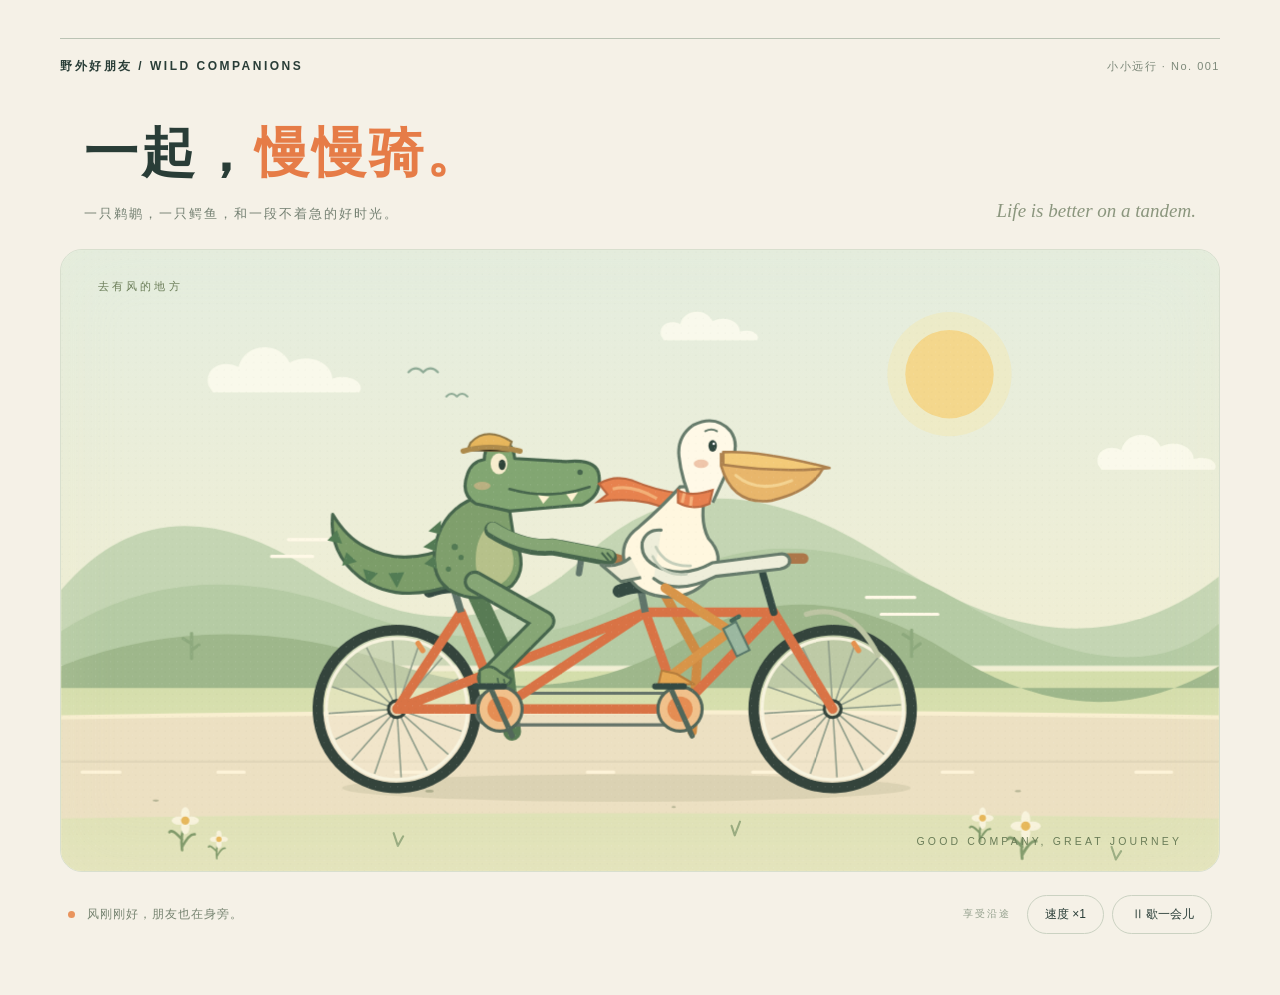
<file: pelican-crocodile-ride.html>
<!DOCTYPE html>
<html lang="zh-CN">
<head>
  <meta charset="UTF-8">
  <meta name="viewport" content="width=device-width, initial-scale=1.0">
  <meta name="theme-color" content="#f5f1e7">
  <title>一起，慢慢骑 · 鹈鹕与鳄鱼的双人骑行</title>
  <style>
    :root{--ink:#293d37;--paper:#f5f1e7;--orange:#e67c47}
    *{box-sizing:border-box}body{margin:0;background:var(--paper);color:var(--ink);font-family:"Microsoft YaHei","PingFang SC",sans-serif;min-height:100vh;display:grid;place-items:center;padding:38px 28px}
    main{width:min(1160px,100%)}header{display:flex;justify-content:space-between;align-items:center;border-top:1px solid #bbc3b4;padding-top:19px;margin-bottom:42px}.brand{font-size:12px;font-weight:700;letter-spacing:2.5px}.issue{font-size:11px;letter-spacing:1.5px;color:#7d897a}
    .intro{display:flex;justify-content:space-between;align-items:end;margin:0 24px 22px}h1{font-size:clamp(30px,4.7vw,54px);font-weight:600;letter-spacing:3px;margin:0 0 12px}h1 span{color:var(--orange)}.subtitle{margin:0;font-size:13px;letter-spacing:2px;color:#758173;line-height:1.9}.tag{font-family:Georgia,serif;font-style:italic;font-size:19px;color:#8b967e;padding-bottom:5px}
    .scene{overflow:hidden;position:relative;background:#e8efdf;border-radius:22px;border:1px solid #d8dfce}.scene svg{display:block;width:100%;height:auto}.scene::after{content:"";position:absolute;inset:0;pointer-events:none;box-shadow:inset 0 0 65px #e9e8cb30;border-radius:22px}
    footer{display:flex;align-items:center;justify-content:space-between;padding:23px 8px;gap:16px}.caption{display:flex;align-items:center;gap:12px;font-size:12px;letter-spacing:1px;color:#788572}.dot{width:7px;height:7px;background:#e9945d;border-radius:100%}.controls{display:flex;align-items:center;gap:8px}button{font:inherit;font-size:12px;color:var(--ink);border:1px solid #cbd2c2;border-radius:30px;background:transparent;cursor:pointer;padding:10px 17px;min-height:39px}button:hover{background:#e8eddf}button:focus-visible{outline:2px solid var(--orange);outline-offset:3px}.play-icon{display:inline-block;width:16px}.small-note{font-size:10px;letter-spacing:2px;color:#94a08d;margin:0 8px}
    .clouds{animation:cloud-drift 65s linear infinite}.far-hills{animation:land-drift 34s linear infinite}.near-hills{animation:land-drift 17s linear infinite}.road-marks{animation:land-drift 3.6s linear infinite}.flowers{animation:land-drift 7s linear infinite}.bike-bob{animation:bob 1.1s ease-in-out infinite}.scarf{transform-origin:578px 227px;animation:scarf-wave 1.3s ease-in-out infinite}.tail{transform-origin:350px 305px;animation:tail-wave 1.8s ease-in-out infinite}.wing{transform-origin:577px 278px;animation:wing-wave 1.1s ease-in-out infinite}.bird{animation:bird-drift 15s linear infinite}.wind{animation:wind-pulse 2s ease-in-out infinite}.blink{transform-box:fill-box;transform-origin:center;animation:blink 5.7s infinite}.blink.croc{animation-delay:1.8s}.petal{transform-box:fill-box;transform-origin:bottom;animation:flower-wave 2s ease-in-out infinite}.paused *{animation-play-state:paused!important}
    @keyframes land-drift{to{transform:translateX(-1100px)}}@keyframes cloud-drift{to{transform:translateX(-1100px)}}@keyframes bob{0%,100%{transform:translateY(0)}50%{transform:translateY(-2.5px)}}@keyframes scarf-wave{0%,100%{transform:rotate(-4deg)}50%{transform:rotate(5deg)}}@keyframes tail-wave{0%,100%{transform:rotate(-2deg)}50%{transform:rotate(3deg)}}@keyframes wing-wave{0%,100%{transform:rotate(-2deg)}50%{transform:rotate(2deg)}}@keyframes wind-pulse{0%,100%{opacity:.2}50%{opacity:.7}}@keyframes blink{0%,43%,47%,100%{transform:scaleY(1)}45%{transform:scaleY(.08)}}@keyframes flower-wave{0%,100%{transform:rotate(-4deg)}50%{transform:rotate(5deg)}}@keyframes bird-drift{0%{transform:translate(140px,5px)}100%{transform:translate(-220px,-18px)}}
    @media(max-width:650px){body{padding:24px 14px}header{margin-bottom:30px}.intro{margin:0 6px 20px}.tag{display:none}h1{letter-spacing:1px}.subtitle{font-size:11px;letter-spacing:1px}.scene{border-radius:15px}.scene svg{width:150%;max-width:none;margin-left:-25%}footer{padding:18px 2px;flex-wrap:wrap}.caption{font-size:10px}.small-note{display:none}.brand{font-size:10px}.issue{font-size:9px}button{padding:9px 13px}}
  </style>
</head>
<body>
<main>
  <header><div class="brand">野外好朋友 / WILD COMPANIONS</div><div class="issue">小小远行 · No. 001</div></header>
  <section class="intro"><div><h1>一起，<span>慢慢骑。</span></h1><p class="subtitle">一只鹈鹕，一只鳄鱼，和一段不着急的好时光。</p></div><div class="tag">Life is better on a tandem.</div></section>
  <div class="scene" id="scene">
  <svg viewBox="0 0 1100 590" xmlns="http://www.w3.org/2000/svg" role="img" aria-labelledby="sceneTitle sceneDesc">
    <title id="sceneTitle">鹈鹕和鳄鱼骑双人自行车</title><desc id="sceneDesc">戴着橙色围巾的鹈鹕在前方掌舵，绿色鳄鱼坐在后方，两位朋友一起踩动脚踏，穿过有花朵和山丘的乡间小路。</desc>
    <defs>
      <linearGradient id="sky" x2="0" y2="1"><stop stop-color="#e4eddf"/><stop offset="1" stop-color="#f7efce"/></linearGradient>
      <linearGradient id="ground" x2="0" y2="1"><stop stop-color="#d4deab"/><stop offset="1" stop-color="#e4e4bc"/></linearGradient>
      <pattern id="grain" width="7" height="7" patternUnits="userSpaceOnUse"><circle cx="1" cy="2" r=".6" fill="#44543c" opacity=".045"/><circle cx="5" cy="6" r=".5" fill="#fff" opacity=".18"/></pattern>
      <g id="cloud" fill="#fffdf0"><path d="M0 28C-4 12 13 5 26 12C31-9 61-11 70 8C88-1 107 9 107 22C124 17 136 27 130 34H4Z"/></g>
      <g id="hillsFar"><path d="M0 395V323Q95 211 240 305T500 289T790 297T1100 310V395Z" fill="#c4d5b3"/><path d="M0 394V362Q122 284 278 343T563 321T855 334T1100 355V394Z" fill="#b5cba4"/></g>
      <g id="hillsNear"><path d="M0 416V395Q150 337 310 391T590 371T845 383T1100 395V416Z" fill="#9eb78b"/><g fill="none" stroke="#8da97d" stroke-width="3" stroke-linecap="round"><path d="M124 388v-24m0 10-8-5m8 11 7-5M808 386v-25m0 9-8-5m8 15 8-6"/></g></g>
      <g id="roadPattern"><path d="M0 486h1100" stroke="#e1d6b9" stroke-width="2"/><g stroke="#fdf3d8" stroke-width="3" stroke-linecap="round"><path d="M20 496h36m93 0h25m144 0h42m140 0h25m132 0h38m142 0h29m155 0h34"/></g><g fill="#b6b595"><ellipse cx="90" cy="523" rx="3" ry="1"/><ellipse cx="350" cy="514" rx="4" ry="1.3"/><ellipse cx="582" cy="529" rx="2" ry="1"/><ellipse cx="909" cy="514" rx="3" ry="1"/></g></g>
      <g id="flower"><path d="M0 0q-2-14 3-26m-3 16q-10-11-12-7m12 14q7-13 12-12" fill="none" stroke="#7f9969" stroke-width="2.5" stroke-linecap="round"/><g class="petal" transform="translate(3 -28)"><g fill="#f8f3dc"><ellipse cy="-6" rx="4" ry="7"/><ellipse cy="6" rx="4" ry="7"/><ellipse cx="-6" rx="7" ry="4"/><ellipse cx="6" rx="7" ry="4"/></g><circle r="4" fill="#e7b85b"/></g></g>
      <g id="flowerStrip"><use href="#flower" transform="translate(115 570)"/><use href="#flower" transform="translate(148 578) scale(.65)"/><use href="#flower" transform="translate(873 562) scale(.8)"/><use href="#flower" transform="translate(913 578) scale(1.1)"/><g fill="none" stroke="#98ab7f" stroke-width="2" stroke-linecap="round"><path d="M320 566l-4-12m4 12 5-9M640 556l-3-9m3 9 5-13M1002 579l-4-12m4 12 5-8"/></g></g>
      <g id="wheel"><circle r="75" fill="#f8eed6" fill-opacity=".35" stroke="#34443c" stroke-width="10"/><circle r="67" fill="none" stroke="#f8f4df" stroke-width="3"/><g stroke="#8f9d8a" stroke-width="1.5"><path d="M-65 0H65M0-65V65M-46-46 46 46M-46 46 46-46M-60-25 60 25M-25-60 25 60M-60 25 60-25M-25 60 25-60"/></g><circle r="8" fill="#e7d8b5" stroke="#34443c" stroke-width="3"/><path d="M24-61l4 7" stroke="#e5914e" stroke-width="5" stroke-linecap="round"/></g>
    </defs>
    <path fill="url(#sky)" d="M0 0h1100v590H0z"/>
    <circle cx="844" cy="118" r="59" fill="#f7e5a2" opacity=".35"/><circle cx="844" cy="118" r="42" fill="#f4d78c"/>
    <g class="clouds" opacity=".75"><use href="#cloud" transform="translate(140 98) scale(1.1)"/><use href="#cloud" transform="translate(570 62) scale(.7)"/><use href="#cloud" transform="translate(985 180) scale(.85)"/><use href="#cloud" transform="translate(1240 98) scale(1.1)"/><use href="#cloud" transform="translate(1670 62) scale(.7)"/><use href="#cloud" transform="translate(2085 180) scale(.85)"/></g>
    <g class="bird" fill="none" stroke="#8eaa95" stroke-width="2" stroke-linecap="round"><path d="M330 116q7-7 14 0q7-7 14 0M366 139q5-5 10 0q5-5 10 0"/></g>
    <g class="far-hills"><use href="#hillsFar"/><use href="#hillsFar" x="1100"/></g>
    <path d="M0 400h1100v190H0z" fill="url(#ground)"/>
    <g class="near-hills"><use href="#hillsNear"/><use href="#hillsNear" x="1100"/></g>
    <path d="M0 443Q530 433 1100 443V540Q550 530 0 540Z" fill="#ece0c2"/>
    <path d="M0 444Q550 434 1100 444" fill="none" stroke="#f9efd0" stroke-width="4"/>
    <g class="road-marks"><use href="#roadPattern"/><use href="#roadPattern" x="1100"/></g>
    <ellipse cx="537" cy="511" rx="270" ry="13" fill="#606e47" opacity=".12"/>
    <g class="wind" fill="none" stroke="#fff9e7" stroke-width="3" stroke-linecap="round"><path d="M216 275h51m-67 16h39M765 330h46m-32 16h54"/></g>
    <g class="bike-bob">
      <!-- The far legs stay behind the frame. -->
      <path id="crocFarLeg" d="M395 321L430 369L395 412" fill="none" stroke="#587b54" stroke-width="17" stroke-linecap="round" stroke-linejoin="round"/>
      <path id="pelicanFarLeg" d="M572 321L610 367L579 412" fill="none" stroke="#cf8b43" stroke-width="9" stroke-linecap="round" stroke-linejoin="round"/>
      <g transform="translate(319 436)"><g id="rearWheel"><use href="#wheel"/></g></g><g transform="translate(733 436)"><g id="frontWheel"><use href="#wheel"/></g></g>
      <!-- A real tandem frame: two saddles, two cranks, linked chain. -->
      <path d="M409 421L588 421Q603 421 603 436Q603 451 588 451H409Q394 451 394 436Q394 421 409 421Z" fill="none" stroke="#647369" stroke-width="3"/>
      <g fill="none" stroke="#d97345" stroke-width="9" stroke-linecap="round" stroke-linejoin="round"><path d="M319 436L380 344L417 436H319L555 344L588 436H417L380 344M417 436L555 344H677L588 436M555 344L417 436M677 344L733 436"/></g>
      <path d="M677 344L667 309Q664 299 677 296L699 293" fill="none" stroke="#344a43" stroke-width="7" stroke-linecap="round"/><path d="M690 293h15" stroke="#ac7749" stroke-width="10" stroke-linecap="round"/>
      <path d="M380 344L374 324M555 344L551 324" stroke="#60756a" stroke-width="7"/><path d="M350 324q20-8 45-1M530 324q20-8 43-1" fill="none" stroke="#354b43" stroke-width="12" stroke-linecap="round"/>
      <path d="M492 307L494 294Q494 287 505 288L529 293" fill="none" stroke="#60756a" stroke-width="6" stroke-linecap="round"/><path d="M520 291l14 4" stroke="#ac7749" stroke-width="9" stroke-linecap="round"/>
      <circle cx="417" cy="436" r="21" fill="#f1c18b" stroke="#52675a" stroke-width="3"/><circle cx="588" cy="436" r="21" fill="#f1c18b" stroke="#52675a" stroke-width="3"/><circle cx="417" cy="436" r="12" fill="#e58d53"/><circle cx="588" cy="436" r="12" fill="#e58d53"/>
      <path id="rearCrank" d="M389 436h56" stroke="#52675a" stroke-width="5" stroke-linecap="round"/><path id="frontCrank" d="M560 436h56" stroke="#52675a" stroke-width="5" stroke-linecap="round"/>
      <!-- Crocodile, the cheerful rear rider. -->
      <g class="tail"><path d="M371 281Q325 302 289 282Q271 273 258 251Q254 288 284 311Q319 337 373 318Z" fill="#7c9d69" stroke="#47664d" stroke-width="3" stroke-linejoin="round"/><path d="M267 279l-14-3 9-10M281 296l-14 4 4-13M301 307l-10 10-4-14M326 306l-7 15-8-14" fill="#527c54"/></g>
      <path d="M394 235Q364 246 356 278Q349 313 373 325Q398 338 428 319Q445 301 430 273L425 240Z" fill="#7f9f6c" stroke="#47664d" stroke-width="3"/>
      <path d="M408 259Q392 274 394 300Q396 320 413 320Q438 308 426 279Z" fill="#b6c18a"/>
      <g fill="#537a54"><path d="M360 270l-11-3 12-10M356 286l-12-4 13-9M357 303l-12-5 10-8"/><circle cx="374" cy="282" r="3"/><circle cx="380" cy="292" r="2.5"/><circle cx="368" cy="303" r="2.5"/></g>
      <path d="M394 241Q379 232 386 213Q390 201 402 199Q403 181 416 181Q429 181 431 198L480 201Q509 198 511 214Q514 233 495 242L426 248Z" fill="#82a672" stroke="#47664d" stroke-width="3" stroke-linejoin="round"/>
      <path d="M426 227Q464 238 502 225" fill="none" stroke="#47664d" stroke-width="2.5" stroke-linecap="round"/><path d="M453 233l5 8 6-7m16-2 5 7 6-9" fill="#fff3d3"/>
      <g class="blink croc"><ellipse cx="416" cy="203" rx="8" ry="10" fill="#f7edce"/><ellipse cx="419" cy="204" rx="3.3" ry="5" fill="#2f4439"/></g><circle cx="493" cy="211" r="2.6" fill="#47664d"/><ellipse cx="400" cy="224" rx="8" ry="4" fill="#d2b588" opacity=".7"/>
      <path d="M410 266Q440 285 467 282L520 292" fill="none" stroke="#47664d" stroke-width="16" stroke-linecap="round"/><path d="M410 264Q440 283 467 280L520 290" fill="none" stroke="#86a675" stroke-width="11" stroke-linecap="round"/><path d="M514 288l6 7m-1-7 6 7" stroke="#47664d" stroke-width="2" stroke-linecap="round"/>
      <path d="M389 183q15-16 39-1l-3 9-39-1Z" fill="#e7b65c" stroke="#8e7747" stroke-width="2"/><path d="M382 191q24-7 54 0" stroke="#ad8a4b" stroke-width="5" stroke-linecap="round"/>
      <!-- Pelican, with a long beak and a generous throat pouch. -->
      <g class="scarf"><path d="M587 231Q564 228 543 219Q526 213 511 222L519 232L510 239Q551 233 580 248Z" fill="#e7824e" stroke="#bb673f" stroke-width="2"/><path d="M566 236q-24-14-42-9" fill="none" stroke="#f3b077" stroke-width="3"/></g>
      <path d="M588 225Q571 244 549 263Q529 277 536 300Q541 325 570 329Q600 333 619 308Q631 291 615 274Q605 255 614 224Z" fill="#fff7df" stroke="#667b6b" stroke-width="3"/>
      <path d="M541 292Q529 302 513 299L532 315L551 311" fill="#ecead3" stroke="#667b6b" stroke-width="3" stroke-linejoin="round"/>
      <path d="M601 244Q589 217 587 196Q585 177 601 166Q622 156 636 172Q646 186 634 207L619 240" fill="#fff9e7" stroke="#667b6b" stroke-width="3"/>
      <path d="M627 194L724 207Q713 229 675 238Q638 243 627 205Z" fill="#e8b66b" stroke="#ad814e" stroke-width="2.5"/><path d="M629 192Q664 190 730 207Q685 212 629 204Z" fill="#f3ca78" stroke="#ad814e" stroke-width="2.5" stroke-linejoin="round"/><path d="M641 214q21 18 53 5" fill="none" stroke="#f4d391" stroke-width="3" stroke-linecap="round"/>
      <g class="blink"><ellipse cx="619" cy="186" rx="4" ry="5.5" fill="#30473e"/><circle cx="620" cy="184" r="1.2" fill="#fff"/></g><path d="M612 172q6-3 11 0" fill="none" stroke="#667b6b" stroke-width="2" stroke-linecap="round"/><ellipse cx="608" cy="203" rx="7" ry="4" fill="#efc6aa"/>
      <path d="M586 228Q598 235 619 228L616 241Q600 248 586 240Z" fill="#e7804f" stroke="#bb673f" stroke-width="2"/><path d="M592 231l-2 9m9-6-1 9" stroke="#f5b17c" stroke-width="3"/>
      <g class="wing"><path d="M570 266Q556 265 552 278Q550 297 575 304Q596 310 619 297L681 289Q690 287 692 294Q693 301 683 303L622 310Q584 329 563 312" fill="#eeeeda" stroke="#667b6b" stroke-width="3" stroke-linecap="round"/><path d="M565 282q9 19 33 18m-36-9q9 19 32 17" fill="none" stroke="#c4ceba" stroke-width="2.5" stroke-linecap="round"/></g>
      <!-- Near legs and feet are updated with a two-segment pedalling motion. -->
      <path id="crocLegOutline" fill="none" stroke="#47664d" stroke-width="21" stroke-linecap="round" stroke-linejoin="round"/>
      <path id="crocLeg" fill="none" stroke="#86a675" stroke-width="15" stroke-linecap="round" stroke-linejoin="round"/>
      <path id="pelicanLeg" fill="none" stroke="#d89549" stroke-width="9" stroke-linecap="round" stroke-linejoin="round"/>
      <g id="crocFoot"><path d="M-8-5Q1-13 11-4L22 3Q22 9 13 9H-8Z" fill="#7f9f6c" stroke="#47664d" stroke-width="2.5"/><path d="M9 2l1 5m5-4 1 4" stroke="#47664d" stroke-width="1.5"/></g>
      <g id="pelicanFoot"><path d="M-6-5L8-2L25 8L-9 8Z" fill="#e5a651" stroke="#b67d3c" stroke-width="2" stroke-linejoin="round"/></g>
      <path id="rearPedal" stroke="#344a43" stroke-width="6" stroke-linecap="round"/><path id="frontPedal" stroke="#344a43" stroke-width="6" stroke-linecap="round"/>
      <path d="M641 353l13 27-12 6-13-26Z" fill="#9bb8a0" stroke="#59786a" stroke-width="2"/><path d="M637 352l7-4" stroke="#47675a" stroke-width="4" stroke-linecap="round"/>
      <path d="M708 346q42-13 68 39" fill="none" stroke="#bdc5a3" stroke-width="5" stroke-linecap="round"/>
    </g>
    <g class="flowers"><use href="#flowerStrip"/><use href="#flowerStrip" x="1100"/></g>
    <path fill="url(#grain)" d="M0 0h1100v590H0z" pointer-events="none"/>
    <g fill="#667954" font-family="sans-serif" font-size="10" letter-spacing="3"><text x="35" y="38">去有风的地方</text><text x="1065" y="565" text-anchor="end">GOOD COMPANY, GREAT JOURNEY</text></g>
  </svg>
  </div>
  <footer><div class="caption"><span class="dot"></span><span>风刚刚好，朋友也在身旁。</span></div><div class="controls"><span class="small-note">享受沿途</span><button id="speed" type="button" aria-label="切换骑行速度">速度 ×1</button><button id="toggle" type="button" aria-label="暂停动画"><span class="play-icon">Ⅱ</span><span id="toggleText">歇一会儿</span></button></div></footer>
</main>
<script>
  (() => {
    'use strict';
    const byId = id => document.getElementById(id);
    const scene = byId('scene');
    const reducedMotion = window.matchMedia('(prefers-reduced-motion: reduce)').matches;
    let paused = reducedMotion, speed = 1, phase = .45, lastTime = null;
    const ids = ['rearWheel','frontWheel','rearCrank','frontCrank','crocFarLeg','pelicanFarLeg','crocLegOutline','crocLeg','pelicanLeg','crocFoot','pelicanFoot','rearPedal','frontPedal'];
    const el = Object.fromEntries(ids.map(id => [id, byId(id)]));
    // Forward knee bend keeps the riders seated while each foot follows its crank.
    function legPath(hipX, hipY, footX, footY, upper, lower) {
      const dx = footX - hipX, dy = footY - hipY;
      const distance = Math.max(.001, Math.hypot(dx, dy));
      const along = (upper * upper - lower * lower + distance * distance) / (2 * distance);
      const bend = Math.sqrt(Math.max(0, upper * upper - along * along));
      const kneeX = hipX + dx / distance * along + dy / distance * bend;
      const kneeY = hipY + dy / distance * along - dx / distance * bend;
      return `M${hipX} ${hipY}L${kneeX} ${kneeY}L${footX} ${footY}`;
    }
    function rider(angle, cx, hipX, hipY, upper, lower, nearId, farId, footId, pedalId, crankId, outlineId) {
      const dx = Math.cos(angle) * 28, dy = Math.sin(angle) * 28;
      const x = cx + dx, y = 436 + dy;
      const path = legPath(hipX, hipY, x, y - 4, upper, lower);
      el[nearId].setAttribute('d', path);
      if (outlineId) el[outlineId].setAttribute('d', path);
      el[farId].setAttribute('d', legPath(hipX - 5, hipY - 2, cx - dx, 432 - dy, upper, lower));
      el[footId].setAttribute('transform', `translate(${x} ${y - 6})`);
      el[pedalId].setAttribute('d', `M${x-12} ${y+4}h27`);
      el[crankId].setAttribute('d', `M${cx-dx} ${436-dy}L${x} ${y}`);
    }
    function draw() {
      const degrees = phase * 180 / Math.PI;
      el.rearWheel.setAttribute('transform', `rotate(${degrees * 1.45})`);
      el.frontWheel.setAttribute('transform', `rotate(${degrees * 1.45})`);
      rider(phase,417,393,315,76,76,'crocLeg','crocFarLeg','crocFoot','rearPedal','rearCrank','crocLegOutline');
      rider(phase,588,574,321,74,74,'pelicanLeg','pelicanFarLeg','pelicanFoot','frontPedal','frontCrank');
    }
    function setPaused(value) {
      paused = value;
      scene.classList.toggle('paused', paused);
      scene.getAnimations({subtree:true}).forEach(animation => paused ? animation.pause() : animation.play());
      byId('toggleText').textContent = paused ? '继续出发' : '歇一会儿';
      byId('toggle').querySelector('.play-icon').textContent = paused ? '▶' : 'Ⅱ';
      byId('toggle').setAttribute('aria-label', paused ? '播放动画' : '暂停动画');
    }
    byId('toggle').addEventListener('click', () => setPaused(!paused));
    byId('speed').addEventListener('click', () => {
      speed = speed === 1 ? 1.5 : speed === 1.5 ? .65 : 1;
      byId('speed').textContent = `速度 ×${speed}`;
      scene.getAnimations({subtree:true}).forEach(animation => animation.updatePlaybackRate(speed));
    });
    function tick(time) {
      if (lastTime !== null && !paused) phase = (phase + Math.min((time - lastTime) / 1000, .05) * 3.2 * speed) % (Math.PI * 400);
      lastTime = time;
      if (!paused) draw();
      requestAnimationFrame(tick);
    }
    draw();
    setPaused(paused);
    document.addEventListener('visibilitychange', () => { lastTime = null; });
    requestAnimationFrame(tick);
  })();
</script>
</body>
</html>
</file>
<file: assets/app.css>
/* ============================================================
   NAIWA — interaction layer（在原样式之后加载，只做增量覆盖）
   1 氛围变量  2 声音开关  3 首屏抚摸  4 心情专属插图
   5 计时器呼吸蛙  6 心情卡  7 跟随小蛙  8 首次仪式
   9 逐字入场 10 响应式 11 减少动效
   ============================================================ */

/* ---------- 1. 心情 → 整页氛围 ---------- */
html{
  --page-bg:#f7f7ef;
  --section-bg:#fff;
  --halo:#f0e8ad;
  --breath:8s;
  --page-ink:#24291f;
}
html[data-mood="chill"]{--page-bg:#f7f7ef;--section-bg:#fff;--halo:#f0e8ad}
html[data-mood="brave"]{--page-bg:#faf7ee;--section-bg:#fffdf7;--halo:#f5e2b3}
html[data-mood="tired"]{--page-bg:#e9ebf1;--section-bg:#f4f5f9;--halo:#ccd3e2;--breath:10.5s}
html[data-mood="happy"]{--page-bg:#fdf9ee;--section-bg:#fffdf6;--halo:#f8e4a2}

body{background:var(--page-bg);transition:background .7s cubic-bezier(.22,1,.36,1)}
.intro,.moods,.souvenir,.site-footer{background:var(--section-bg);transition:background .7s cubic-bezier(.22,1,.36,1)}
.focus-section{background:var(--page-bg);transition:background .7s cubic-bezier(.22,1,.36,1)}
/* 原样式里 .hero-scene 写死了纸色，换心情后会露出一块矩形，这里跟随页面底色 */
.hero-scene{background:var(--page-bg,var(--paper));transition:background .7s cubic-bezier(.22,1,.36,1)}
.site-header{background:rgba(247,247,239,.86);background:color-mix(in srgb,var(--page-bg) 88%,transparent)}
.hero-halo{background:var(--halo);transition:background .7s cubic-bezier(.22,1,.36,1),transform .6s cubic-bezier(.22,1,.36,1)}
html[data-mood="tired"] main{filter:brightness(.972) saturate(.9);transition:filter .7s ease}
html[data-mood="tired"] .site-header{background:rgba(233,235,241,.86)}

/* 首屏浮签跟随心情 */
.floating-note{transition:transform .6s cubic-bezier(.22,1,.36,1),opacity .4s}
.note-top span:last-child{transition:opacity .3s}

/* ---------- 2. 声音开关 ---------- */
.sound-toggle{
  width:38px;height:38px;border-radius:50%;display:grid;place-items:center;
  background:transparent;border:1px solid #cdd2c4;color:#7c836f;
  transition:background .25s,color .25s,border-color .25s;flex:none;
}
.sound-toggle:hover{background:#eef0e2;color:#3c4433}
.sound-toggle svg{width:17px;height:17px;display:block}
.sound-toggle .ico-off{display:block}
.sound-toggle .ico-on{display:none}
.sound-toggle[aria-pressed="true"]{background:#eef0e2;border-color:#a9b39a;color:#3c4433}
.sound-toggle[aria-pressed="true"] .ico-off{display:none}
.sound-toggle[aria-pressed="true"] .ico-on{display:block}
@media(max-width:600px){.sound-toggle{width:34px;height:34px;margin-right:2px}}

/* ---------- 3. 首屏摸奶蛙 ---------- */
.hero-frog{
  transform:translate(var(--mx,0px),var(--my,0px)) rotate(var(--tilt,0deg));
  transition:transform .45s cubic-bezier(.22,1,.36,1);
  will-change:transform;
}
.hero-halo{transform:translateX(-50%) translate(calc(var(--mx,0px) * .38),calc(var(--my,0px) * .38))}
/* 待机时轻轻起伏，用独立的 scale 属性，不干扰视差的 transform */
.hero-frog{animation:idle-breath 7.5s ease-in-out infinite;animation-delay:1.2s}
@keyframes idle-breath{
  0%,100%{scale:1}
  50%{scale:1.008}
}

/* 夜间模式：一层很淡的冷色叠加，不改变原有配色 */
.night-veil{
  position:fixed;inset:0;z-index:60;pointer-events:none;
  background:#2a2320;opacity:0;mix-blend-mode:multiply;
  transition:opacity .9s ease;
}
html[data-night="on"] .night-veil{opacity:.1}
.night-toggle{margin-right:-6px}
.halo-orbit{transform:rotate(-18deg) translate(calc(var(--mx,0px) * -.22),calc(var(--my,0px) * -.22))}
.frog-touch{
  -webkit-touch-callout:none;user-select:none;touch-action:manipulation;
  cursor:grab;
}
.frog-touch:active{cursor:grabbing}

/* 长按抱抱：腮红随 --hug 累积 */
.frog-blush{
  position:absolute;left:30%;top:5%;width:29%;height:12%;
  border-radius:50%;pointer-events:none;z-index:2;
  background:radial-gradient(closest-side,rgba(230,92,92,.95),rgba(230,100,100,.5) 52%,rgba(230,100,100,0) 82%);
  opacity:calc(var(--hug,0) * .9);
  transform:scale(calc(.78 + var(--hug,0) * .26));
  mix-blend-mode:multiply;
  transition:opacity .2s linear;
}
.frog-touch.is-hugging .hero-frog{
  transform:translate(var(--mx,0px),calc(var(--my,0px) + var(--hug,0) * 5px)) rotate(var(--tilt,0deg)) scale(calc(1 + var(--hug,0) * .025));
  transition:transform .5s cubic-bezier(.22,1,.36,1);
}
.frog-touch.is-hugging .frog-blush{transition:none}
.hero-scene.is-milestone .hero-halo{animation:halo-glow 1.7s ease-out}
@keyframes halo-glow{
  0%{box-shadow:0 0 0 0 rgba(226,196,84,.55)}
  60%{box-shadow:0 0 0 30px rgba(226,196,84,0)}
  100%{box-shadow:0 0 0 0 rgba(226,196,84,0)}
}
.frog-touch.is-angry .hero-frog{animation:angry-puff .85s cubic-bezier(.22,1,.36,1)}
@keyframes angry-puff{
  0%{transform:scale(1,1)}
  22%{transform:scale(1.11,.95) translateY(-3px)}
  42%{transform:scale(1.03,1.02)}
  62%{transform:scale(1.08,.98) translateY(-2px)}
  82%{transform:scale(1.02,1.01)}
  100%{transform:scale(1,1)}
}
.frog-touch.is-angry .frog-blush{
  opacity:.9;transition:opacity .2s;
  background:radial-gradient(closest-side,rgba(222,96,96,.95),rgba(222,96,96,0) 72%);
}
.heart-particle{will-change:transform,opacity}

/* ---------- 4. 心情专属插图 ---------- */
.mood-art__inner{
  position:absolute;inset:0;z-index:1;
  mix-blend-mode:multiply;
  transition:transform .42s cubic-bezier(.22,1,.36,1),opacity .38s ease;
  will-change:transform,opacity;
}
.mood-panel{isolation:isolate}
.mood-panel.is-swapping .mood-art__inner{transform:translateY(20px) scale(.93);opacity:0}
.mood-panel.is-popping .mood-art__inner{animation:art-pop .78s cubic-bezier(.22,1,.36,1)}
@keyframes art-pop{
  0%{transform:translateY(20px) scale(.93);opacity:0}
  55%{transform:translateY(-12px) scale(1.03);opacity:1}
  100%{transform:translateY(0) scale(1);opacity:1}
}
.mood-image{
  position:absolute;inset:0;width:100%;height:100%;
  left:0;bottom:0;max-width:none;
  object-fit:contain;object-position:50% 100%;
  transform-origin:50% 100%;
  transition:transform .7s cubic-bezier(.22,1,.36,1);
  mix-blend-mode:normal;
  mask-image:linear-gradient(#000 78%,rgba(0,0,0,.55) 90%,transparent 100%);
  -webkit-mask-image:linear-gradient(#000 78%,rgba(0,0,0,.55) 90%,transparent 100%);
}
/* 需要与原样式里 [data-mood="x"] .mood-image 同权重，才能在后面覆盖它的 translate */
.mood-panel[data-mood] .mood-image{
  transform:rotate(var(--art-rot,-2.4deg)) scale(var(--art-scale,1.08));
}
.mood-panel[data-mood="chill"]{--art-rot:-2.4deg;--art-scale:1.08}
.mood-panel[data-mood="brave"]{--art-rot:2.2deg;--art-scale:1.1}
.mood-panel[data-mood="happy"]{--art-rot:1.8deg;--art-scale:1.1}
.mood-panel[data-mood="tired"] .mood-art__inner{mix-blend-mode:normal}
.mood-panel[data-mood="tired"] .mood-image{
  object-fit:cover;object-position:50% 30%;
  transform:none;
  mask-image:linear-gradient(90deg,transparent 0%,rgba(0,0,0,.35) 12%,#000 32%);
  -webkit-mask-image:linear-gradient(90deg,transparent 0%,rgba(0,0,0,.35) 12%,#000 32%);
}
.mood-panel[data-mood="tired"] .mood-art::before,
.mood-panel[data-mood="tired"] .mood-art::after{display:none}
.mood-panel[data-mood="tired"] .mood-stamp{background:rgba(255,255,255,.66);border-color:#8a95a840}
.mood-stamp{transition:background .4s,border-color .4s}

/* 心情面板的双按钮 */
.mood-actions{display:flex;align-items:center;gap:26px;margin-top:30px;flex-wrap:wrap}
.mood-actions .mood-save{margin-top:0}
.mood-card-btn{opacity:.72}
.mood-card-btn:hover{opacity:1}

/* 心情日历 */
.mood-cal-wrap{margin-top:22px}
.mood-cal-head{display:flex;justify-content:space-between;align-items:baseline;gap:16px;font-size:10px;letter-spacing:1.4px;color:#9aa08f;margin-bottom:12px}
.mood-cal-head #mood-cal-text{letter-spacing:.3px;color:#8d9184;text-align:right}
.mood-cal{display:flex;gap:7px;flex-wrap:wrap}
.mood-cal__day{
  position:relative;width:36px;height:42px;border-radius:10px;flex:none;
  border:1px solid #d9dece;background:#fff;
  display:flex;flex-direction:column;align-items:center;justify-content:flex-end;
  padding-bottom:5px;gap:3px;transition:transform .25s cubic-bezier(.22,1,.36,1),border-color .25s;
}
.mood-cal__day i{width:16px;height:5px;border-radius:3px;background:#e3e7d8;display:block}
.mood-cal__day em{font-style:normal;font-size:10px;color:#8e9484;font-variant-numeric:tabular-nums;line-height:1}
.mood-cal__day.has-mood{border-color:#d3d8c6}
.mood-cal__day.has-mood em{color:#5d6455}
.mood-cal__day.is-today{border-color:#93a47a;background:#f5f8ec;box-shadow:0 0 0 3px rgba(147,164,122,.14)}
.mood-cal__day.is-today em{font-weight:700;color:#2f3628}
.mood-cal__day:hover{transform:translateY(-3px)}
button.mood-cal__day{padding:0 0 5px;font:inherit;color:inherit;text-align:center;cursor:pointer}
.mood-cal__day.is-active{box-shadow:0 0 0 2px #7d8f66}
.mood-cal__day:focus-visible{outline:2px solid #668254;outline-offset:3px}
.mood-cal-meta{display:flex;align-items:center;gap:9px;justify-content:flex-end;flex-wrap:wrap}
.mood-cal-streak{
  background:#eef2e0;color:#5d6b49;border-radius:20px;padding:3px 9px;
  font-size:9px;letter-spacing:.4px;white-space:nowrap;
}
.mood-cal-streak[hidden]{display:none}
.mood-cal-note{
  margin:0;max-height:0;overflow:hidden;opacity:0;
  font-size:11px;line-height:1.85;color:#78816b;
  padding-left:10px;border-left:2px solid transparent;
  transition:max-height .38s cubic-bezier(.22,1,.36,1),opacity .28s ease,margin-top .3s ease;
}
.mood-cal-note.show{max-height:70px;opacity:1;margin-top:11px;border-left-color:#c8d2b4}

/* ---------- 5. 计时器：呼吸奶蛙 + 沉浸 ---------- */
.timer-card{min-height:520px}
.timer-display{width:234px;height:234px;margin:16px 0 2px}
.timer-ring{width:234px;height:234px}
.breath-disc{width:176px;height:176px;background:#dbe3c8}
.timer-card.running .breath-disc{animation-duration:var(--breath)}
.breath-frog{
  position:absolute;left:50%;top:50%;width:150px;height:150px;
  margin:-75px 0 0 -75px;border-radius:50%;overflow:hidden;
  background:radial-gradient(circle at 50% 22%,#f6fae9,#e3ead2);
  box-shadow:inset 0 0 0 1px rgba(255,255,255,.7),0 6px 18px rgba(90,105,60,.07);
  z-index:1;
}
.breath-frog img{
  position:absolute;left:50%;bottom:-12px;height:158px;width:auto;
  transform:translateX(-50%);transform-origin:50% 82%;
  mix-blend-mode:multiply;
  transition:transform .8s cubic-bezier(.22,1,.36,1);
}
.timer-card.running .breath-frog img{
  animation:breathe-frog var(--breath) ease-in-out infinite;
}
.timer-card.paused .breath-frog img{animation-play-state:paused}
.timer-card.paused .breath-disc{animation-play-state:paused}
@keyframes breathe-frog{
  0%,100%{transform:translateX(-50%) scale(.9,.92)}
  50%{transform:translateX(-50%) scale(1.09,1.02)}
}
.timer-card.finished .breath-frog img{animation:stretch 1.5s cubic-bezier(.22,1,.36,1)}
@keyframes stretch{
  0%{transform:translateX(-50%) scale(.9,.92)}
  30%{transform:translateX(-50%) translateY(-8px) scale(.96,1.12)}
  55%{transform:translateX(-50%) translateY(-3px) scale(1.06,.98)}
  75%{transform:translateX(-50%) translateY(-6px) scale(.98,1.07)}
  100%{transform:translateX(-50%) scale(1,1)}
}
.timer-readout{display:flex;flex-direction:column;align-items:center;gap:5px;z-index:2}
.timer-time{font-size:44px}
.timer-prompt{margin-top:0}

/* 环境声 */
.ambient{display:flex;gap:6px;margin-top:14px;z-index:2;flex-wrap:wrap;justify-content:center}
.ambient button{
  font-size:9px;letter-spacing:.6px;padding:6px 11px;border-radius:20px;
  background:transparent;color:#939c85;border:1px solid #cfd6bd;transition:.24s;
}
.ambient button:hover{background:#f2f6e6;color:#5f6d4e}
.ambient button[aria-pressed="true"]{background:#6f7f58;border-color:#6f7f58;color:#fff}
.ambient[data-disabled="true"]{opacity:.45}

/* 沉浸模式 */
.exit-focus{
  position:fixed;right:24px;top:24px;z-index:80;display:none;
  padding:11px 18px;border-radius:40px;background:rgba(255,255,255,.9);
  color:#5e6a4d;font-size:11px;letter-spacing:.8px;
  box-shadow:0 8px 30px rgba(60,70,40,.14);border:1px solid #dbe0cd;
  backdrop-filter:blur(10px);
}
body.immersive .exit-focus{display:block}
body.immersive{
  position:fixed;left:0;right:0;width:100%;overflow:hidden;
  background:radial-gradient(120% 100% at 50% 0%,#eef2e2,#dde5cd 70%,#d3dcbe);
}
body.immersive .site-header,
body.immersive .hero,
body.immersive .intro,
body.immersive .moods,
body.immersive .souvenir,
body.immersive .site-footer{
  opacity:0;filter:blur(6px);pointer-events:none;
  transition:opacity .6s ease,filter .6s ease;
}
/* 沉浸时小蛙留在角落，光环仍在走，但不抢注意力 */
body.immersive .buddy{opacity:.4;transform:scale(.86);pointer-events:none}
/* .js .reveal.in-view 的权重比这两条高，必须强制覆盖，否则卡片不会居中 */
body.immersive .focus-copy{opacity:0!important;transform:translateY(10px)!important;pointer-events:none;transition:.5s}
body.immersive .focus-section{background:transparent}
body.immersive .timer-card{
  position:fixed;left:50%;top:50%;z-index:70;
  width:min(430px,calc(100vw - 36px));min-height:0;
  transform:translate(-50%,-50%)!important;
  margin:0;padding:26px 26px 22px;
  background:#f9fbf1;
  box-shadow:0 40px 120px rgba(48,58,32,.22),0 0 0 1px rgba(255,255,255,.85),0 2px 0 rgba(255,255,255,.7) inset;
  transition:transform .6s cubic-bezier(.22,1,.36,1),box-shadow .6s;
}
body.immersive .timer-card::after{opacity:0}
body.immersive .timer-top{opacity:.55}
body:not(.immersive) .timer-card{transition:transform .6s cubic-bezier(.22,1,.36,1),box-shadow .6s}

/* ---------- 6. 心情卡 ---------- */
.card-dialog:focus,.card-dialog:focus-visible,.welcome-dialog:focus,.welcome-dialog:focus-visible{outline:none}
.dialog-layout{perspective:1500px}
.card-dialog[open] .dialog-layout{animation:card-in .66s cubic-bezier(.22,1,.36,1) both}
@keyframes card-in{
  0%{opacity:0;transform:translateY(30px) rotateX(-13deg) scale(.96)}
  100%{opacity:1;transform:none}
}
.dialog-preview{transition:transform .4s cubic-bezier(.4,0,.2,1);transform-style:preserve-3d}
.dialog-preview.is-flipping{transform:rotateY(84deg) scale(.97)}
.dialog-preview::before{
  content:'';position:absolute;left:0;right:0;top:0;height:42%;z-index:3;
  background:linear-gradient(160deg,#fffaf0,#efe1bf);
  clip-path:polygon(0 0,100% 0,50% 100%);
  transform-origin:50% 0;backface-visibility:hidden;pointer-events:none;
  box-shadow:0 1px 0 rgba(120,110,80,.14);
  animation:flap-open 1.05s cubic-bezier(.22,1,.36,1) both;
}
@keyframes flap-open{
  0%{transform:rotateX(0deg);opacity:1}
  55%{transform:rotateX(-108deg);opacity:1}
  85%{transform:rotateX(-124deg);opacity:.5}
  100%{transform:rotateX(-128deg);opacity:0}
}
.postcard-image{transition:opacity .35s ease,transform .5s cubic-bezier(.22,1,.36,1)}
.postcard-image:not(.is-photo){mask-image:linear-gradient(#000 80%,rgba(0,0,0,.5) 92%,transparent 100%);-webkit-mask-image:linear-gradient(#000 80%,rgba(0,0,0,.5) 92%,transparent 100%)}
.postcard-image.is-photo{mix-blend-mode:normal;border-radius:14px}
.card-stats{
  font-size:11px;line-height:1.85;color:#7d8a6b;margin:0 0 20px;
  padding:11px 13px;border-radius:10px;background:#f2f5e8;border:1px solid #e4e9d6;
}
.card-actions{display:flex;flex-direction:column;gap:2px;width:100%}
.dialog-share{
  font-size:11px;background:transparent;padding:13px 0;color:#8d967f;width:100%;
  display:flex;align-items:center;justify-content:center;gap:8px;
}
.dialog-share:hover{color:#5b6850}

/* ---------- 7. 跟随滚动的小奶蛙 ---------- */
.buddy{
  position:fixed;right:24px;bottom:26px;z-index:45;
  width:88px;height:88px;padding:0;background:transparent;border-radius:50%;overflow:hidden;
  opacity:0;transform:translateY(18px) scale(.82);
  pointer-events:none;
  transition:opacity .45s ease,transform .5s cubic-bezier(.22,1,.36,1);
}
.buddy.show{opacity:1;transform:none;pointer-events:auto}
.buddy-plate{
  position:absolute;inset:0;border-radius:50%;
  background:radial-gradient(circle at 50% 30%,rgba(255,255,252,.96),rgba(246,248,236,.92));
  box-shadow:0 10px 30px rgba(70,80,50,.13),inset 0 0 0 1px rgba(140,152,120,.22);
  backdrop-filter:blur(6px);
}
.buddy img{
  position:absolute;left:50%;bottom:-2px;height:84px;width:auto;
  transform:translateX(-50%);
  mix-blend-mode:multiply;
  transition:transform .55s cubic-bezier(.22,1,.36,1),opacity .3s;
  will-change:transform;
}
.buddy:hover img{transform:translateX(-50%) translateY(-4px) rotate(-3deg)}
.buddy[data-scene="moods"] img{transform:translateX(-50%) translateY(2px) rotate(-10deg) scale(.98)}
.buddy[data-scene="focus"] img{transform:translateX(-50%) translateY(4px) scale(.94)}
.buddy[data-scene="souvenir"] img{transform:translateX(-50%) translateY(-2px) rotate(7deg) scale(1.02)}
.buddy-prop{
  position:absolute;right:2px;top:2px;width:24px;height:24px;border-radius:7px;
  background:#f6df72;color:#6f653c;display:grid;place-items:center;
  box-shadow:0 4px 10px rgba(120,105,50,.22);
  opacity:0;transform:scale(.5) rotate(-14deg);transition:.4s cubic-bezier(.22,1,.36,1);
}
.buddy-prop svg{width:13px;height:13px}
.buddy[data-scene="souvenir"] .buddy-prop{opacity:1;transform:scale(1) rotate(-6deg)}
.buddy-tip{
  position:absolute;right:calc(100% + 10px);top:50%;transform:translateY(-50%) translateX(6px);
  white-space:nowrap;background:rgba(36,41,31,.92);color:#fff;font-size:10px;
  letter-spacing:.6px;padding:7px 11px;border-radius:20px;opacity:0;pointer-events:none;
  transition:.3s;
}
.buddy:hover .buddy-tip{opacity:1;transform:translateY(-50%) translateX(0)}
.buddy-ring{
  position:absolute;inset:0;width:88px;height:88px;pointer-events:none;
  transform:rotate(-90deg);opacity:0;transition:opacity .4s ease;
}
.buddy.is-timing .buddy-ring{opacity:1}
.buddy-ring circle{fill:none;stroke-width:2.5}
.buddy-ring__track{stroke:rgba(110,126,92,.18)}
.buddy-ring__bar{stroke:#7e9162;stroke-linecap:round;transition:stroke-dashoffset .5s linear}
.buddy.wave img{animation:buddy-wave 1s ease}

/* ---------- 8. 首次进入的仪式 ---------- */
.welcome-dialog{
  border:0;padding:0;border-radius:26px;width:min(720px,calc(100% - 32px));
  max-height:calc(100dvh - 32px);overflow:auto;background:#fcfcf6;color:var(--ink);
  box-shadow:0 40px 120px rgba(24,34,12,.26);
}
.welcome-dialog::backdrop{background:#1c2413b0;backdrop-filter:blur(8px)}
.welcome-inner{padding:44px 44px 32px;text-align:center}
.welcome-inner .eyebrow{font-size:9px;color:#97a283;letter-spacing:2.4px}
.welcome-inner h2{font-size:30px;letter-spacing:-1.2px;font-weight:600;margin:15px 0 10px}
.welcome-sub{font-size:12px;line-height:1.9;color:#8f9584;margin:0 auto 26px;max-width:400px}
.welcome-options{display:grid;grid-template-columns:repeat(4,1fr);gap:10px}
.welcome-options button{
  background:#f5f7ee;border:1px solid #e6ead9;border-radius:16px;padding:10px 6px 12px;
  display:flex;flex-direction:column;align-items:center;gap:8px;
  transition:transform .3s cubic-bezier(.22,1,.36,1),background .25s,border-color .25s;
}
.welcome-options button:hover{transform:translateY(-4px);background:#eef2e2;border-color:#cdd8b8}
.welcome-options img{width:100%;height:86px;object-fit:contain;mix-blend-mode:multiply}
.welcome-options span{font-size:11px;color:#6d7563}
.welcome-options small{font-size:9px;color:#a2a898;letter-spacing:.3px}
.welcome-skip{
  margin-top:22px;background:transparent;color:#a3a999;font-size:10px;letter-spacing:.8px;
  padding:8px 4px;border-bottom:1px solid #dde0d4;
}
.welcome-skip:hover{color:#6f7764}
@media(max-width:700px){
  /* 卡片在窄屏改成上下排：标题在上、奶蛙居中、落款在底 */
  .dialog-layout{grid-template-columns:1fr}
  .dialog-preview{min-height:0;padding:24px 22px 16px;display:flex;flex-direction:column}
  .postcard-title{font-size:23px;margin:8px 0 0}
  .postcard-image{position:static;left:auto;transform:none;width:auto;max-height:180px;margin:6px auto 0}
  .postcard-sign{position:static;margin-top:auto;padding-top:12px}
  .dialog-content{padding:30px 22px 26px}
  .dialog-preview::before{height:22%}
  .card-stats{margin-bottom:16px}
}
@media(max-width:640px){
  .welcome-inner{padding:32px 20px 24px}
  .welcome-options{grid-template-columns:repeat(2,1fr)}
  .welcome-options img{height:74px}
  .welcome-inner h2{font-size:24px}
}

/* ---------- 9. 滚动叙事：逐字浮现 ---------- */
.ch{
  display:inline-block;color:inherit!important;opacity:0;transform:translateY(.34em) rotate(2deg);
  transition:opacity .55s cubic-bezier(.22,1,.36,1),transform .55s cubic-bezier(.22,1,.36,1);
  transition-delay:calc(var(--i,0) * 24ms);
}
.reveal.in-view .ch,.ch.in-view{opacity:1;transform:none}
.mood-panel.in-view .mood-art__inner{animation:art-enter .95s cubic-bezier(.22,1,.36,1)}
@keyframes art-enter{
  0%{transform:translateX(46px) translateY(26px) rotate(5deg);opacity:0}
  100%{transform:none;opacity:1}
}
.timer-card.in-view .breath-frog{animation:frog-hop-in .9s cubic-bezier(.22,1,.36,1)}
@keyframes frog-hop-in{
  0%{transform:translateY(26px) scale(.86);opacity:0}
  60%{transform:translateY(-6px) scale(1.02);opacity:1}
  100%{transform:none;opacity:1}
}

/* ---------- 10. 响应式 ---------- */
@media(max-width:1100px){
  .timer-card{min-height:500px}
  .dialog-preview::before{height:34%}
}
@media(max-width:800px){
  .timer-card{min-height:470px}
  .timer-display{width:206px;height:206px;margin:14px 0 2px}
  .timer-ring{width:206px;height:206px}
  .breath-disc{width:156px;height:156px}
  .breath-frog{width:132px;height:132px;margin:-66px 0 0 -66px}
  .breath-frog img{height:138px;bottom:-10px}
  .timer-time{font-size:38px}
  .buddy{width:74px;height:74px;right:16px;bottom:18px}
  .buddy img{height:64px}
  .mood-cal__day{width:30px;height:34px}
  .mood-actions{gap:18px}
}
@media(max-width:600px){
  /* 14 格挤在一行会让点击区域过小，窄屏改成可横向滑动、每格 34px */
  .mood-cal{flex-wrap:nowrap;overflow-x:auto;gap:5px;padding-bottom:5px;scrollbar-width:none;-webkit-overflow-scrolling:touch}
  .mood-cal::-webkit-scrollbar{display:none}
  .mood-cal__day{flex:0 0 auto;width:34px;height:38px}
  .mood-cal__day em{font-size:9px}
  .mood-cal-head{font-size:9px;letter-spacing:.8px}
  /* 小屏上会挡住计时器按钮，直接收起来 */
  .buddy{display:none}
  .buddy-tip{display:none}
  .exit-focus{right:12px;top:12px;padding:9px 14px;font-size:10px}
  body.immersive .timer-card{padding:20px 16px 18px;width:calc(100vw - 24px)}
  .ambient button{font-size:8px;padding:5px 9px}
  .timer-card{min-height:440px}
  .mood-actions{gap:14px;margin-top:24px}
  .dialog-preview::before{height:30%}
}
@media(max-width:360px){
  .mood-cal__day{width:32px;height:36px}
}

/* ---------- 11. 减少动效 ---------- */
@media(prefers-reduced-motion:reduce){
  .ch{opacity:1!important;transform:none!important;transition:none!important}
  .hero-frog{transform:none!important}
  .frog-blush{transition:opacity .2s!important}
  .buddy{transition:opacity .2s!important}
  .card-dialog[open] .dialog-layout{animation:none!important}
  .dialog-preview::before{display:none}
  .dialog-preview{transition:none}
  .mood-panel.is-popping .mood-art__inner,
  .mood-panel.in-view .mood-art__inner,
  .timer-card.in-view .breath-frog{animation:none!important}
  body.immersive .timer-card{transition:none}
}
</file>
